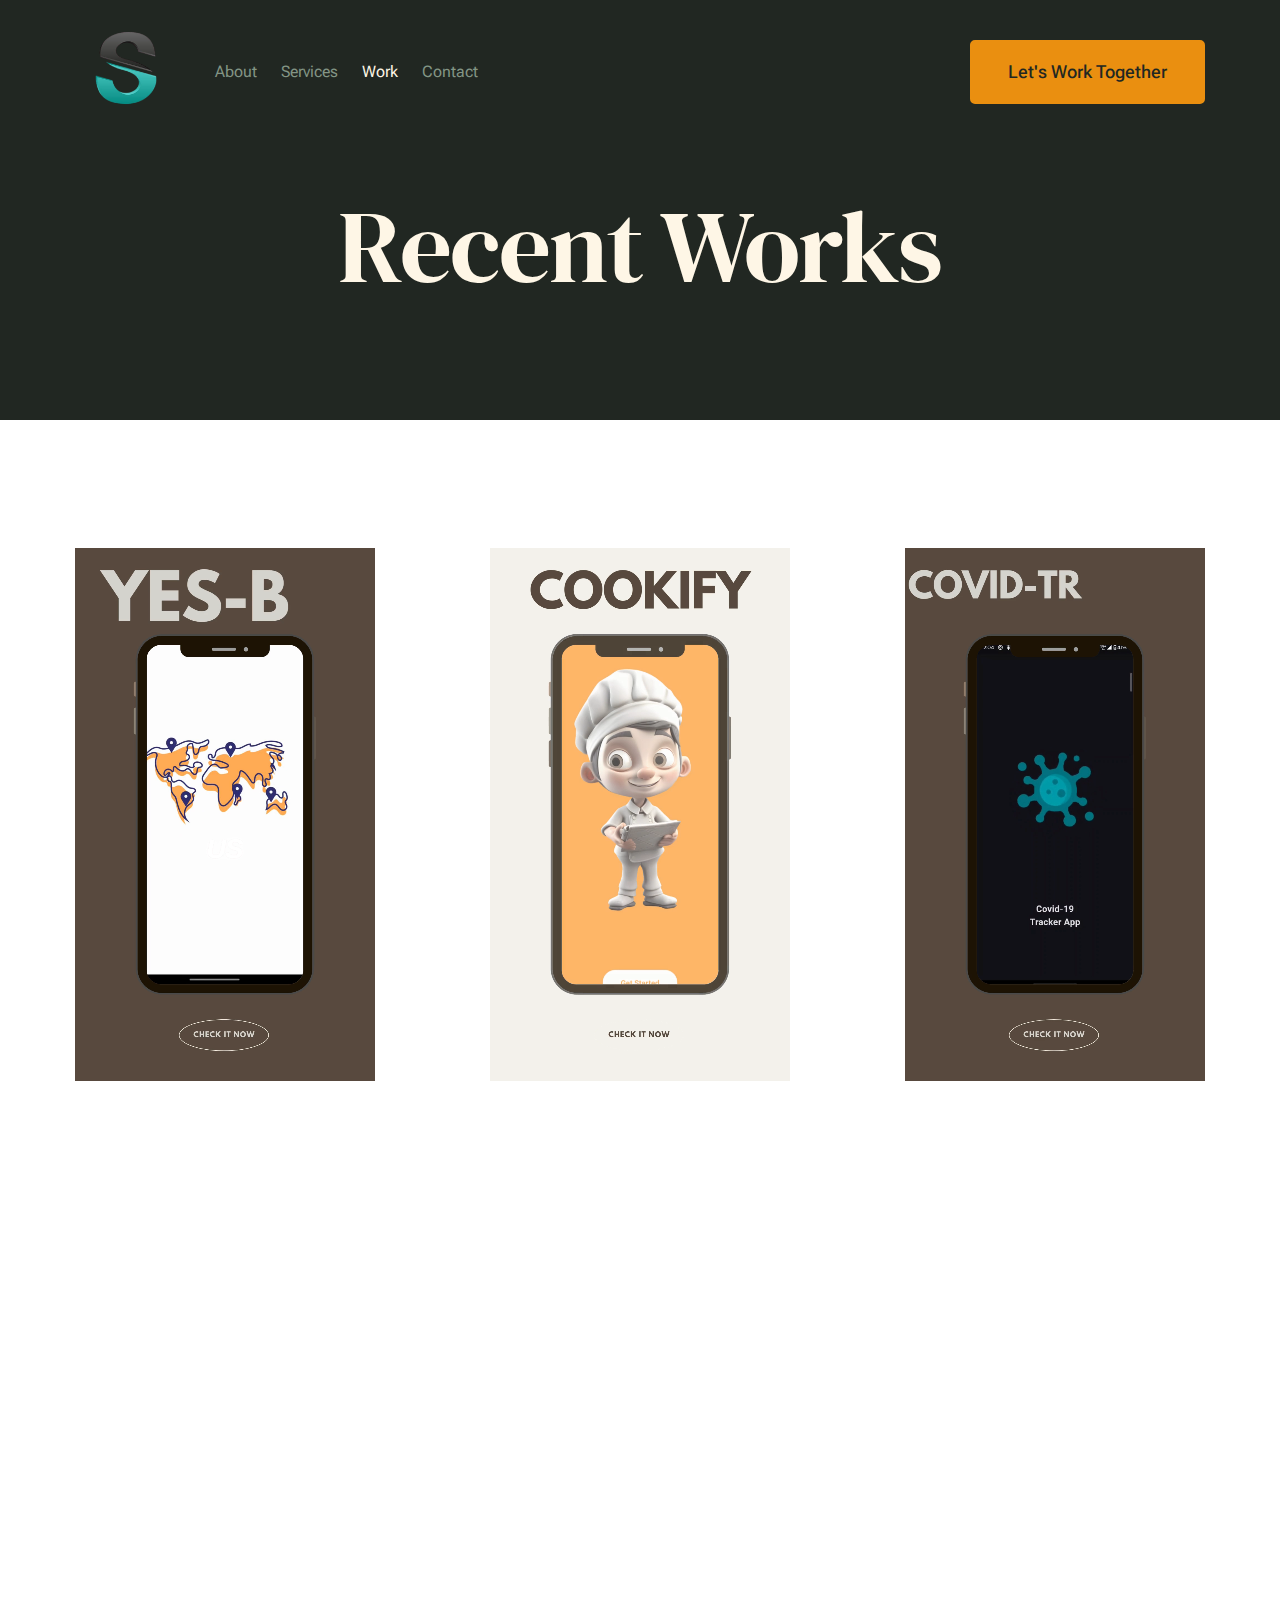
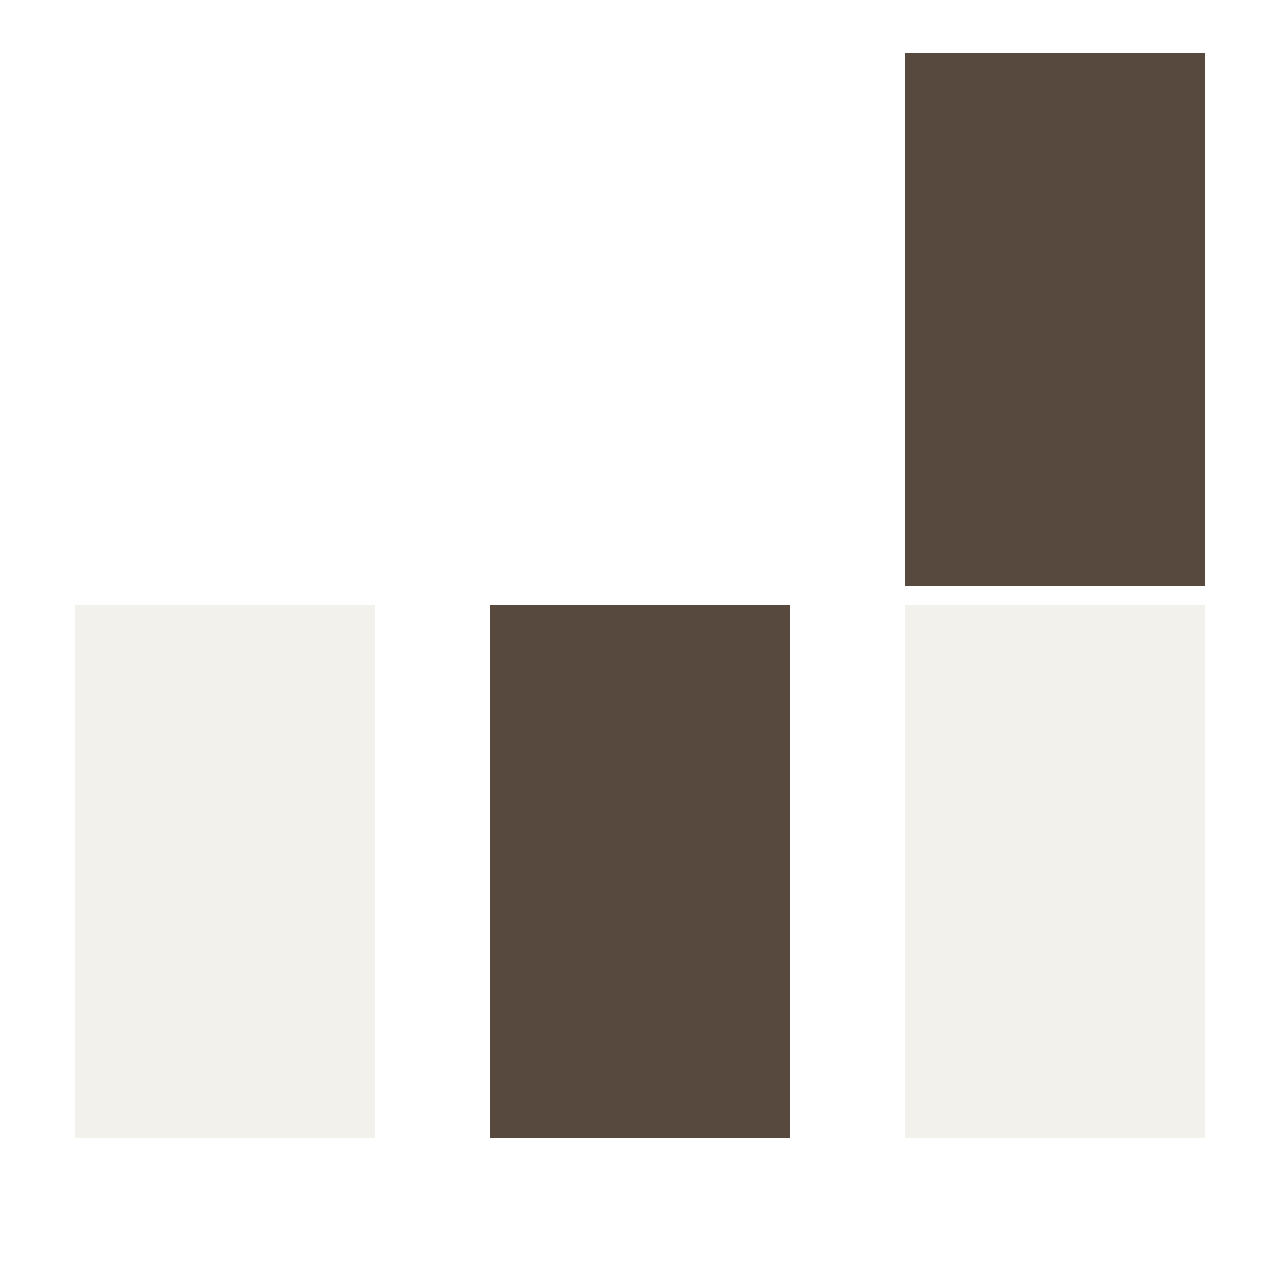
<file: blog.html>
<!DOCTYPE html>
<html lang="en" class="no-js" >
<head>

    <!--- basic page needs
    ================================================== -->
    <meta charset="utf-8">
    <meta name="viewport" content="width=device-width, initial-scale=1">
    <title>work - Shivangi</title>

    <script>
        document.documentElement.classList.remove('no-js');
        document.documentElement.classList.add('js');
    </script>

    <!-- CSS
    ================================================== -->
    <link rel="stylesheet" href="css/vendor.css">
    <link rel="stylesheet" href="css/styles.css">

    <!-- favicons
    ================================================== -->
    <link rel="apple-touch-icon" sizes="180x180" href="apple-touch-icon.png">
    <link rel="icon" type="image/png" sizes="32x32" href="images\myimage\slogo.png">
    <link rel="icon" type="image/png" sizes="16x16" href="images\myimage\slogo.png">
    <link rel="manifest" href="site.webmanifest">

</head>


<body id="top">


    <!-- preloader
    ================================================== -->
    <div id="preloader">
        <div id="loader" class="dots-fade">
            <div></div>
            <div></div>
            <div></div>
        </div>
    </div>


    <!-- page wrap
    ================================================== -->
    <div id="page" class="s-pagewrap">

        <!-- # site header 
        ================================================== -->
        <header class="s-header">

            <div class="row s-header__inner width-sixteen-col">

                <div class="s-header__block">
                    <div class="s-header__logo">
                        <a class="logo" href="index.html">
                            <img src="images\myimage\slogo.png" alt="Homepage">
                        </a>
                    </div>

                    <a class="s-header__menu-toggle" href="#0"><span>Menu</span></a>
                </div> <!-- end s-header__block -->

                <nav class="s-header__nav">
    
                    <ul class="s-header__menu-links">
                        <li><a href="about.html">About</a></li>
                        <li><a href="services.html">Services</a></li>
                        <li class="current"><a href="blog.html">Work</a></li>
                        <li><a href="contact.html">Contact</a></li>
                    </ul> <!-- s-header__menu-links -->

                    <div class="s-header__contact">
                        <a href="contact.html" class="btn btn--primary s-header__contact-btn">Let's Work Together</a>                        
                    </div> <!-- s-header__contact -->
    
                </nav> <!-- end s-header__nav -->

            </div> <!-- end s-header__inner -->

        </header> <!-- end s-header -->


        <!-- # site main content
        ================================================== -->
        <section id="content" class="s-content">

               <section class="s-pageheader pageheader">
                    <div class="row">
                        <div class="column xl-12">
                            <h1 class="page-title">
                               
                                Recent Works
                            </h1>
                        </div>
                    </div>
               </section>   

               <section class="s-pagecontent pagecontent">

                <style>
                    /* Style for the image container */
                    .image-container {
                        display: flex;
                        flex-wrap: wrap;
                        gap: 10px;
                        justify-content: space-between;
                    }
                
                    /* Style for each image */
                    .image-container a {
                        position: relative;
                        display: inline-block;
                    }
                
                    /* Style for the images */
                    .image-container img {
                        width: 300px;
                        transition: transform 0.3s ease;
                    }
                
                    /* Black overlay when hovering */
                    .image-container a::after {
                        content: '';
                        position: absolute;
                        top: 0;
                        left: 0;
                        width: 100%;
                        height: 100%;
                        background-color: rgba(0, 0, 0, 0.5); /* Black overlay with less opacity */
                        opacity: 0;
                        transition: opacity 0.3s ease;
                    }
                
                    /* Hover effect */
                    .image-container a:hover::after {
                        opacity: 1;
                    }
                
                    .image-container a:hover img {
                        transform: scale(1.05); /* Slight zoom-in effect on hover */
                    }
                </style>
                
                <div class="row">
                    <div class="column xl-12 grid-block">          
                        <div class="grid-full grid-list-items">
                            <!-- Blog Card with Image and Video Link -->
                            <div class="grid-list-items__item blog-card">
                                <div class="blog-card__header">
                                    <div class="image-container">
                                        <!-- Row 1 -->
                                        <a href="images\videos\yes-bid-screen.mp4" target="_blank">
                                            <video width="300" autoplay loop muted>
                                                <source src="images\videos\YES-BID.mp4" type="video/mp4">
                                                Your browser does not support the video tag.
                                            </video>
                                        </a>
                                       
                                        <a href="images\videos\recipe.mp4" target="_blank">
                                            <video width="300" autoplay loop muted>
                                                <source src="images\videos\cookifysplashscreen.mp4" type="video/mp4">
                                                Your browser does not support the video tag.
                                            </video>
                                        </a>
                                    <a href="images\videos\covid.mp4" target="_blank">
                                            <video width="300" autoplay loop muted>
                                                <source src="images\videos\covidspashscreen.mp4" type="video/mp4">
                                                Your browser does not support the video tag.
                                            </video>
                                        </a>
                                        <a href="images\videos\shout-us-fin.mp4" target="_blank">
                                            <video width="300" autoplay loop muted>
                                                <source src="images\videos\Shout-us-splash.mp4" type="video/mp4">
                                                Your browser does not support the video tag.
                                            </video>
                                        </a>
                                    
                                      
                                        
                                      
                                        <!-- Row 2 -->
                                        <a href="images\videos\meditationfin.mp4" target="_blank">
                                            <video width="300" autoplay loop muted>
                                                <source src="images\videos\meditation-splash.mp4" type="video/mp4">
                                                Your browser does not support the video tag.
                                            </video>
                                        </a>
                                        <a href="images\videos\spotifyfin.mp4" target="_blank">
                                            <video width="300" autoplay loop muted>
                                                <source src="images\videos\spotifysplash.mp4" type="video/mp4">
                                                Your browser does not support the video tag.
                                            </video>
                                        </a>
                                       
                                        <a href="images\videos\Chatappfin.mp4" target="_blank">
                                            <video width="300" autoplay loop muted>
                                                <source src="images\videos\chatappsplatwo.mp4" type="video/mp4">
                                                Your browser does not support the video tag.
                                            </video>
                                        </a>
                                        <a href="images\videos\bill-splitterfin.mp4" target="_blank">
                                            <video width="300" autoplay loop muted>
                                                <source src="images\videos\billsplittersplash.mp4" type="video/mp4">
                                                Your browser does not support the video tag.
                                            </video>
                                        </a>
                                       
                                      




                                      
                                        <!-- Row 3 -->


                                        <a href="images\videos\Coffee.mp4" target="_blank">
                                            <video width="300" autoplay loop muted>
                                                <source src="images\videos\coffeesplash.mp4" type="video/mp4">
                                                Your browser does not support the video tag.
                                            </video>
                                        </a>
                                        <a href="images\videos\furniturefin.mp4" target="_blank">
                                            <video width="300" autoplay loop muted>
                                                <source src="images\videos\furnituresplash.mp4" type="video/mp4">
                                                Your browser does not support the video tag.
                                            </video>
                                        </a>
                                        <a href="images\videos\celebrarefin.mp4" target="_blank">
                                            <video width="300" autoplay loop muted>
                                                <source src="images\videos\Snipspash.mp4" type="video/mp4">
                                                Your browser does not support the video tag.
                                            </video>
                                        </a>
                                        <a href="images\videos\liquidswipe.mp4" target="_blank">
                                            <video width="300" autoplay loop muted>
                                                <source src="images\videos\liquidswippesplash.mp4" type="video/mp4">
                                                Your browser does not support the video tag.
                                            </video>
                                        </a>



                                       
                                        <!-- Row 4 -->
                                      
                                        <!-- Row 5 -->
                                       
                                    </div>
                                </div>
                            </div> 
                        </div>
                    </div>
                </div>
                
                
 <!-- end blog-card --> 
  
  



                                    <!-- end blog-card --
                                    <div class="blog-card__cat-links">
                                        <a href="blog.html">Project Name</a>
                                    </div>
                                    <div class="xl-4 md-12 column">
    
                                        <!-- Image with video link --
                                        <a href="your-video-url-here.mp4" target="_blank"> <!-- Opens in a new tab --
                                            <img src="C:\Users\Shiva\OneDrive\Documents\PORTFOLIO\monica-1.0.0\monica-1.0.0\images\thumbs\1.jpg" alt="Click to watch video" style="cursor: pointer;" />
                                        </a>
                                    </div>
                            </div> <!-- end blog-card -
                            <div class="blog-card__cat-links">
                                <a href="blog.html">Project Name</a>
                            </div>
                            <div class="xl-4 md-12 column">

                                <!-- Image with video link -
                                <a href="your-video-url-here.mp4" target="_blank"> <!-- Opens in a new tab --
                                    <img src="C:\Users\Shiva\OneDrive\Documents\PORTFOLIO\monica-1.0.0\monica-1.0.0\images\thumbs\1.jpg" alt="Click to watch video" style="cursor: pointer;" />
                                </a>
                            </div>
                    </div> <!-- end blog-card --
                    
                                    <div class="grid-list-items__item blog-card">
                                        <div class="blog-card__header">
                                            <div class="blog-card__cat-links">
                                                <a href="blog.html">SEO</a>
                                            </div>
                                            <h3 class="blog-card__title"><a href="single.html">7 SEO Factors to Consider for Better Website Ranking</a></h3>
                                        </div>
                                        <div class="blog-card__text">
                                            <p>
                                            Quibusdam quis autem voluptatibus earum vel ex error ea magni. Rerum quam quos. Aut asperiores 
                                            sit mollitia. Rem neque et voluptatem eos quia sed eligendi et. Eaque velit eligendi ut 
                                            magnam. Cumque ducimus laborum doloribus facere maxime vel earum quidem enim suscipit.
                                            </p>
                                        </div>
                                    </div> <!-- end blog-card -
                                    <div class="grid-list-items__item blog-card">
                                        <div class="blog-card__header">
                                            <div class="blog-card__cat-links">
                                                <a href="blog.html">Web Design</a>
                                            </div>
                                            <h3 class="blog-card__title"><a href="single.html">5 Effective Web Design Principles</a></h3>
                                        </div>
                                        <div class="blog-card__text">
                                            <p>
                                            Lorem ipsum dolor sit amet consectetur, adipisicing elit. Rerum ullam et laborum aperiam. 
                                            Dignissimos quae voluptatibus ullam esse sapiente fugiat, rerum labore cupiditate obcaecati 
                                            dolore necessitatibus id magni rem officia dolor nam sit laudantium. Quo eaque eveniet quibusdam unde. 
                                            </p>
                                        </div>
                                    </div> <!-- end blog card --
                                    <div class="grid-list-items__item blog-card">
                                        <div class="blog-card__header">
                                            <div class="blog-card__cat-links">
                                                <a href="blog.html">Productivity</a>
                                            </div>
                                            <h3 class="blog-card__title"><a href="single.html">The Advantages of Hiring a Consultant Rather Than An Employee Or An Agency</a></h3>
                                        </div>
                                        <div class="blog-card__text">
                                            <p>
                                            Rerum quam quos. Quibusdam quis autem voluptatibus earum vel ex error ea magni. Aut asperiores 
                                            sit mollitia. Rem neque et voluptatem eos quia sed eligendi et. Eaque velit eligendi ut 
                                            magnam. Cumque ducimus laborum doloribus facere maxime vel earum quidem enim suscipit.
                                            </p>
                                        </div>
                                    </div> <!-- end blog-card --
                                    <div class="grid-list-items__item blog-card">
                                        <div class="blog-card__header">
                                            <div class="blog-card__cat-links">
                                                <a href="blog.html">Productivity</a>
                                            </div>
                                            <h3 class="blog-card__title"><a href="single.html">5 Marketing Productivity Apps for Your Team</a></h3>
                                        </div>
                                        <div class="blog-card__text">
                                            <p>
                                            Rerum quam quos. Quibusdam quis autem voluptatibus earum vel ex error ea magni. Aut asperiores 
                                            sit mollitia. Rem neque et voluptatem eos quia sed eligendi et. Eaque velit eligendi ut 
                                            magnam. Cumque ducimus laborum doloribus facere maxime vel earum quidem enim suscipit.
                                            </p>
                                        </div>
                                    </div> <!-- end blog-card --
                                    <div class="grid-list-items__item blog-card">
                                        <div class="blog-card__header">
                                            <div class="blog-card__cat-links">
                                                <a href="blog.html">Marketing</a>
                                            </div>
                                            <h3 class="blog-card__title"><a href="single.html">How to Determine the Reach of Your Campaign</a></h3>
                                        </div>
                                        <div class="blog-card__text">
                                            <p>
                                            Quibusdam quis autem voluptatibus earum vel ex error ea magni. Rerum quam quos. Aut asperiores 
                                            sit mollitia. Rem neque et voluptatem eos quia sed eligendi et. Eaque velit eligendi ut 
                                            magnam. Cumque ducimus laborum doloribus facere maxime vel earum quidem enim suscipit.
                                            </p>
                                        </div>
                                    </div> <!-- end blog-card --
                                    <div class="grid-list-items__item blog-card">
                                        <div class="blog-card__header">
                                            <div class="blog-card__cat-links">
                                                <a href="blog.html">SEO</a>
                                            </div>
                                            <h3 class="blog-card__title"><a href="single.html">The Complete Guide to Redirects</a></h3>
                                        </div>
                                        <div class="blog-card__text">
                                            <p>
                                            Eaque velit eligendi ut magnam.Quibusdam quis autem voluptatibus earum vel 
                                            ex error ea magni. Rerum quam quos. Aut asperiores sit mollitia. Rem neque et 
                                            voluptatem eos quia sed eligendi et. Cumque ducimus laborum doloribus facere maxime 
                                            vel earum quidem enim suscipit.
                                            </p>
                                        </div>
                                    </div> <!-- end blog card --
                                    <div class="grid-list-items__item blog-card">
                                        <div class="blog-card__header">
                                            <div class="blog-card__cat-links">
                                                <a href="blog.html">SEO</a>
                                            </div>
                                            <h3 class="blog-card__title"><a href="single.html">What Backlinks Are & Why They Are Important for SEO</a></h3>
                                        </div>
                                        <div class="blog-card__text">
                                            <p>
                                            Quibusdam quis autem voluptatibus earum vel ex error ea magni. Rerum quam quos. Aut asperiores 
                                            sit mollitia. Rem neque et voluptatem eos quia sed eligendi et. Eaque velit eligendi ut 
                                            magnam. Cumque ducimus laborum doloribus facere maxime vel earum quidem enim suscipit.
                                            </p>
                                        </div>
                                    </div> <!-- end blog-card --
                                    <div class="grid-list-items__item blog-card">
                                        <div class="blog-card__header">
                                            <div class="blog-card__cat-links">
                                                <a href="blog.html">Marketing</a>
                                            </div>
                                            <h3 class="blog-card__title"><a href="single.html">Why Is Data-Driven Marketing Important?</a></h3>
                                        </div>
                                        <div class="blog-card__text">
                                            <p>
                                            Rerum quam quos. Quibusdam quis autem voluptatibus earum vel ex error ea magni. Aut asperiores 
                                            sit mollitia. Rem neque et voluptatem eos quia sed eligendi et. Eaque velit eligendi ut 
                                            magnam. Cumque ducimus laborum doloribus facere maxime vel earum quidem enim suscipit.
                                            </p>
                                        </div>
                                    </div> <!-- end blog card -->
                                  
                                    
        
                                </div> <!-- grid-list-items -->
                            <!-- </div>     -->

                        </div> <!-- end grid-block-->
                    </div> <!-- end row -->

                    <!-- pagination -
                    <div class="row navigation pagination">
                        <div class="column xl-12">
                            <nav class="pgn">
                                <ul>
                                    <li>
                                        <a class="pgn__prev" href="#0">
                                            <svg xmlns="http://www.w3.org/2000/svg" width="24" height="24" viewBox="0 0 24 24"><path d="M12.707 17.293L8.414 13H18v-2H8.414l4.293-4.293-1.414-1.414L4.586 12l6.707 6.707z"/></svg>
                                        </a>
                                    </li>
                                    <li><a class="pgn__num" href="#0">1</a></li>
                                    <li><span class="pgn__num current">2</span></li>
                                    <li><a class="pgn__num" href="#0">3</a></li>
                                    <li><a class="pgn__num" href="#0">4</a></li>
                                    <li><a class="pgn__num" href="#0">5</a></li>
                                    <li><span class="pgn__num dots">…</span></li>
                                    <li><a class="pgn__num" href="#0">8</a></li>
                                    <li>
                                        <a class="pgn__next" href="#0">
                                            <svg xmlns="http://www.w3.org/2000/svg" width="24" height="24" viewBox="0 0 24 24"><path d="M11.293 17.293l1.414 1.414L19.414 12l-6.707-6.707-1.414 1.414L15.586 11H6v2h9.586z"/></svg>
                                        </a>
                                    </li>
                                </ul>
                            </nav>
                        </div> <!-- end column -->
                    </div> <!-- end pagination -->

               </section>

        </section> <!-- s-content-->

        <!-- # cta
        ================================================== -->
        <!-- <section id="cta" class="s-cta">

            <div class="row row-x-center text-center">
                <div class="column xl-8 lg-12"> -->
 <!-- # cta
        ================================================== -
                    <div class="s-cta__content">
                        <h2 class="text-display-title">
                        Get started with a consultation today.
                        </h2>
                        <p class="lead">
                        Lorem ipsum dolor sit, amet consectetur adipisicing elit. Quis rem, esse doloribus sint eaque at debitis enim vitae minus expedita ratione dignissimos sit nostrum optio sequi. Ipsa at beatae quam.
                        </p>
                        <a href="contact.html" class="btn btn--primary">Let's Work Together</a>
                    </div>

                </div>
            </div>

        </section> <!-- end s-cta -->


        <!-- # footer 
        ================================================== 
        <footer class="s-footer">
            <div class="row s-footer__content">
                <div class="column xl-6 lg-6 md-12 s-footer__block s-footer__about">                    
                              
                </div>                
                <div class="column xl-3 lg-6 md-12 s-footer__block s-footer__site-links">
                    <h3>Site Links</h3>
                    <ul class="link-list">
                        <li><a href="index.html">Home</a></li>
                        <li><a href="services.html">Services</a></li>
                        <li><a href="blog.html">Journal</a></li>
                        <li><a href="about.html">About</a></li>
                        <li><a href="contact.html">Contact</a></li>
                        <li><a href="https://www.dreamhost.com/r.cgi?287326">DreamHost</a></li>
                    </ul>
                </div>
                <div class="column xl-3 lg-6 md-12 tab-12 s-footer__block s-footer__newsletter">
                    <h3>Newsletter</h3>

                    <p>
                    Lorem ipsum dolor sit amet consectetur, adipisicing elit. Facere ratione dignissimos.
                    </p>

                    <div class="subscribe-form">
                        <form id="mc-form" class="mc-form">
                            <input type="email" name="EMAIL" id="mce-EMAIL" class="u-fullwidth text-center" placeholder="Your Email Address" title="The domain portion of the email address is invalid (the portion after the @)." pattern="^([^\x00-\x20\x22\x28\x29\x2c\x2e\x3a-\x3c\x3e\x40\x5b-\x5d\x7f-\xff]+|\x22([^\x0d\x22\x5c\x80-\xff]|\x5c[\x00-\x7f])*\x22)(\x2e([^\x00-\x20\x22\x28\x29\x2c\x2e\x3a-\x3c\x3e\x40\x5b-\x5d\x7f-\xff]+|\x22([^\x0d\x22\x5c\x80-\xff]|\x5c[\x00-\x7f])*\x22))*\x40([^\x00-\x20\x22\x28\x29\x2c\x2e\x3a-\x3c\x3e\x40\x5b-\x5d\x7f-\xff]+|\x5b([^\x0d\x5b-\x5d\x80-\xff]|\x5c[\x00-\x7f])*\x5d)(\x2e([^\x00-\x20\x22\x28\x29\x2c\x2e\x3a-\x3c\x3e\x40\x5b-\x5d\x7f-\xff]+|\x5b([^\x0d\x5b-\x5d\x80-\xff]|\x5c[\x00-\x7f])*\x5d))*(\.\w{2,})+$" required>
                            <input type="submit" name="subscribe" value="Subscribe" class="btn btn--primary btn--small u-fullwidth">
                            <!-- <div style="position: absolute; left: -5000px;" aria-hidden="true"><input type="text" name="b_cdb7b577e41181934ed6a6a44_9a91cfe7b3" tabindex="-1" value=""></div> -
                            <div class="mc-status"></div>
                        </form>
                    </div>
                </div>
            </div>    
            
            <div class="row s-footer__bottom">
                <div class="column xl-6 lg-12">
                    <ul class="s-footer__social social-list">
                        <li>
                            <a href="#0">
                                <svg xmlns="http://www.w3.org/2000/svg" width="24" height="24" viewBox="0 0 24 24" style="fill:rgba(0, 0, 0, 1);transform:-ms-filter"><path d="M20,3H4C3.447,3,3,3.448,3,4v16c0,0.552,0.447,1,1,1h8.615v-6.96h-2.338v-2.725h2.338v-2c0-2.325,1.42-3.592,3.5-3.592 c0.699-0.002,1.399,0.034,2.095,0.107v2.42h-1.435c-1.128,0-1.348,0.538-1.348,1.325v1.735h2.697l-0.35,2.725h-2.348V21H20 c0.553,0,1-0.448,1-1V4C21,3.448,20.553,3,20,3z"></path></svg>
                                <span class="u-screen-reader-text">Facebook</span>
                            </a>
                        </li>
                        <li>
                            <a href="#0">
                                <svg xmlns="http://www.w3.org/2000/svg" width="24" height="24" viewBox="0 0 24 24" style="fill:rgba(0, 0, 0, 1);transform:-ms-filter"><path d="M19.633,7.997c0.013,0.175,0.013,0.349,0.013,0.523c0,5.325-4.053,11.461-11.46,11.461c-2.282,0-4.402-0.661-6.186-1.809 c0.324,0.037,0.636,0.05,0.973,0.05c1.883,0,3.616-0.636,5.001-1.721c-1.771-0.037-3.255-1.197-3.767-2.793 c0.249,0.037,0.499,0.062,0.761,0.062c0.361,0,0.724-0.05,1.061-0.137c-1.847-0.374-3.23-1.995-3.23-3.953v-0.05 c0.537,0.299,1.16,0.486,1.82,0.511C3.534,9.419,2.823,8.184,2.823,6.787c0-0.748,0.199-1.434,0.548-2.032 c1.983,2.443,4.964,4.04,8.306,4.215c-0.062-0.3-0.1-0.611-0.1-0.923c0-2.22,1.796-4.028,4.028-4.028 c1.16,0,2.207,0.486,2.943,1.272c0.91-0.175,1.782-0.512,2.556-0.973c-0.299,0.935-0.936,1.721-1.771,2.22 c0.811-0.088,1.597-0.312,2.319-0.624C21.104,6.712,20.419,7.423,19.633,7.997z"></path></svg>
                                <span class="u-screen-reader-text">Twitter</span>
                            </a>
                        </li>
                        <li>
                            <a href="#0">
                                <svg xmlns="http://www.w3.org/2000/svg" width="24" height="24" viewBox="0 0 24 24" style="fill:rgba(0, 0, 0, 1);transform:-ms-filter"><path d="M11.999,7.377c-2.554,0-4.623,2.07-4.623,4.623c0,2.554,2.069,4.624,4.623,4.624c2.552,0,4.623-2.07,4.623-4.624 C16.622,9.447,14.551,7.377,11.999,7.377L11.999,7.377z M11.999,15.004c-1.659,0-3.004-1.345-3.004-3.003 c0-1.659,1.345-3.003,3.004-3.003s3.002,1.344,3.002,3.003C15.001,13.659,13.658,15.004,11.999,15.004L11.999,15.004z"></path><circle cx="16.806" cy="7.207" r="1.078"></circle><path d="M20.533,6.111c-0.469-1.209-1.424-2.165-2.633-2.632c-0.699-0.263-1.438-0.404-2.186-0.42 c-0.963-0.042-1.268-0.054-3.71-0.054s-2.755,0-3.71,0.054C7.548,3.074,6.809,3.215,6.11,3.479C4.9,3.946,3.945,4.902,3.477,6.111 c-0.263,0.7-0.404,1.438-0.419,2.186c-0.043,0.962-0.056,1.267-0.056,3.71c0,2.442,0,2.753,0.056,3.71 c0.015,0.748,0.156,1.486,0.419,2.187c0.469,1.208,1.424,2.164,2.634,2.632c0.696,0.272,1.435,0.426,2.185,0.45 c0.963,0.042,1.268,0.055,3.71,0.055s2.755,0,3.71-0.055c0.747-0.015,1.486-0.157,2.186-0.419c1.209-0.469,2.164-1.424,2.633-2.633 c0.263-0.7,0.404-1.438,0.419-2.186c0.043-0.962,0.056-1.267,0.056-3.71s0-2.753-0.056-3.71C20.941,7.57,20.801,6.819,20.533,6.111z M19.315,15.643c-0.007,0.576-0.111,1.147-0.311,1.688c-0.305,0.787-0.926,1.409-1.712,1.711c-0.535,0.199-1.099,0.303-1.67,0.311 c-0.95,0.044-1.218,0.055-3.654,0.055c-2.438,0-2.687,0-3.655-0.055c-0.569-0.007-1.135-0.112-1.669-0.311 c-0.789-0.301-1.414-0.923-1.719-1.711c-0.196-0.534-0.302-1.099-0.311-1.669c-0.043-0.95-0.053-1.218-0.053-3.654 c0-2.437,0-2.686,0.053-3.655c0.007-0.576,0.111-1.146,0.311-1.687c0.305-0.789,0.93-1.41,1.719-1.712 c0.534-0.198,1.1-0.303,1.669-0.311c0.951-0.043,1.218-0.055,3.655-0.055c2.437,0,2.687,0,3.654,0.055 c0.571,0.007,1.135,0.112,1.67,0.311c0.786,0.303,1.407,0.925,1.712,1.712c0.196,0.534,0.302,1.099,0.311,1.669 c0.043,0.951,0.054,1.218,0.054,3.655c0,2.436,0,2.698-0.043,3.654H19.315z"></path></svg>
                                <span class="u-screen-reader-text">Instagram</span>
                            </a>
                        </li>
                        <li>
                            <a href="#0">
                                <svg xmlns="http://www.w3.org/2000/svg" width="24" height="24" viewBox="0 0 24 24" style="fill: rgba(0, 0, 0, 1);transform:msFilter"><path d="M20.66 6.98a9.932 9.932 0 0 0-3.641-3.64C15.486 2.447 13.813 2 12 2s-3.486.447-5.02 1.34c-1.533.893-2.747 2.107-3.64 3.64S2 10.187 2 12s.446 3.487 1.34 5.02a9.924 9.924 0 0 0 3.641 3.64C8.514 21.553 10.187 22 12 22s3.486-.447 5.02-1.34a9.932 9.932 0 0 0 3.641-3.64C21.554 15.487 22 13.813 22 12s-.446-3.487-1.34-5.02zM12 3.66c2 0 3.772.64 5.32 1.919-.92 1.174-2.286 2.14-4.1 2.9-1.002-1.813-2.088-3.327-3.261-4.54A7.715 7.715 0 0 1 12 3.66zM5.51 6.8a8.116 8.116 0 0 1 2.711-2.22c1.212 1.201 2.325 2.7 3.34 4.5-2 .6-4.114.9-6.341.9-.573 0-1.006-.013-1.3-.04A8.549 8.549 0 0 1 5.51 6.8zM3.66 12c0-.054.003-.12.01-.2.007-.08.01-.146.01-.2.254.014.641.02 1.161.02 2.666 0 5.146-.367 7.439-1.1.187.373.381.793.58 1.26-1.32.293-2.674 1.006-4.061 2.14S6.4 16.247 5.76 17.5c-1.4-1.587-2.1-3.42-2.1-5.5zM12 20.34c-1.894 0-3.594-.587-5.101-1.759.601-1.187 1.524-2.322 2.771-3.401 1.246-1.08 2.483-1.753 3.71-2.02a29.441 29.441 0 0 1 1.56 6.62 8.166 8.166 0 0 1-2.94.56zm7.08-3.96a8.351 8.351 0 0 1-2.58 2.621c-.24-2.08-.7-4.107-1.379-6.081.932-.066 1.765-.1 2.5-.1.799 0 1.686.034 2.659.1a8.098 8.098 0 0 1-1.2 3.46zm-1.24-5c-1.16 0-2.233.047-3.22.14a27.053 27.053 0 0 0-.68-1.62c2.066-.906 3.532-2.006 4.399-3.3 1.2 1.414 1.854 3.027 1.96 4.84-.812-.04-1.632-.06-2.459-.06z"></path></svg>
                                <span class="u-screen-reader-text">Dribbble</span>
                            </a>
                        </li>
                    </ul> <!-- end s-footer__social -
                </div>
                <div class="column xl-6 lg-12">
                  
                   
                </div>
<!-- end ss-go-top -
                <div class="ss-go-top">
                    <a class="smoothscroll" title="Back to Top" href="#top">
                        <svg xmlns="http://www.w3.org/2000/svg" viewBox="0 0 24 24" width="36" height="36" fill="none" stroke="#ffffff" stroke-width="1" stroke-linecap="round" stroke-linejoin="round">&lt;!--!  Atomicons Free 1.00 by @atisalab License - https://atomicons.com/license/ (Icons: CC BY 4.0) Copyright 2021 Atomicons --&gt;<polyline points="17 11 12 6 7 11"></polyline><line x1="12" y1="18" x2="12" y2="6"></line></svg>
                    </a>
                </div> <!-- end ss-go-top -
            </div>
            
        </footer> <!-- end s-footer -

    </div> <!-- end page-wrap -->

    <!-- Java Script
    ================================================== -->
    <script src="js/plugins.js"></script>
    <script src="js/main.js"></script>

</body>
</html>
</file>
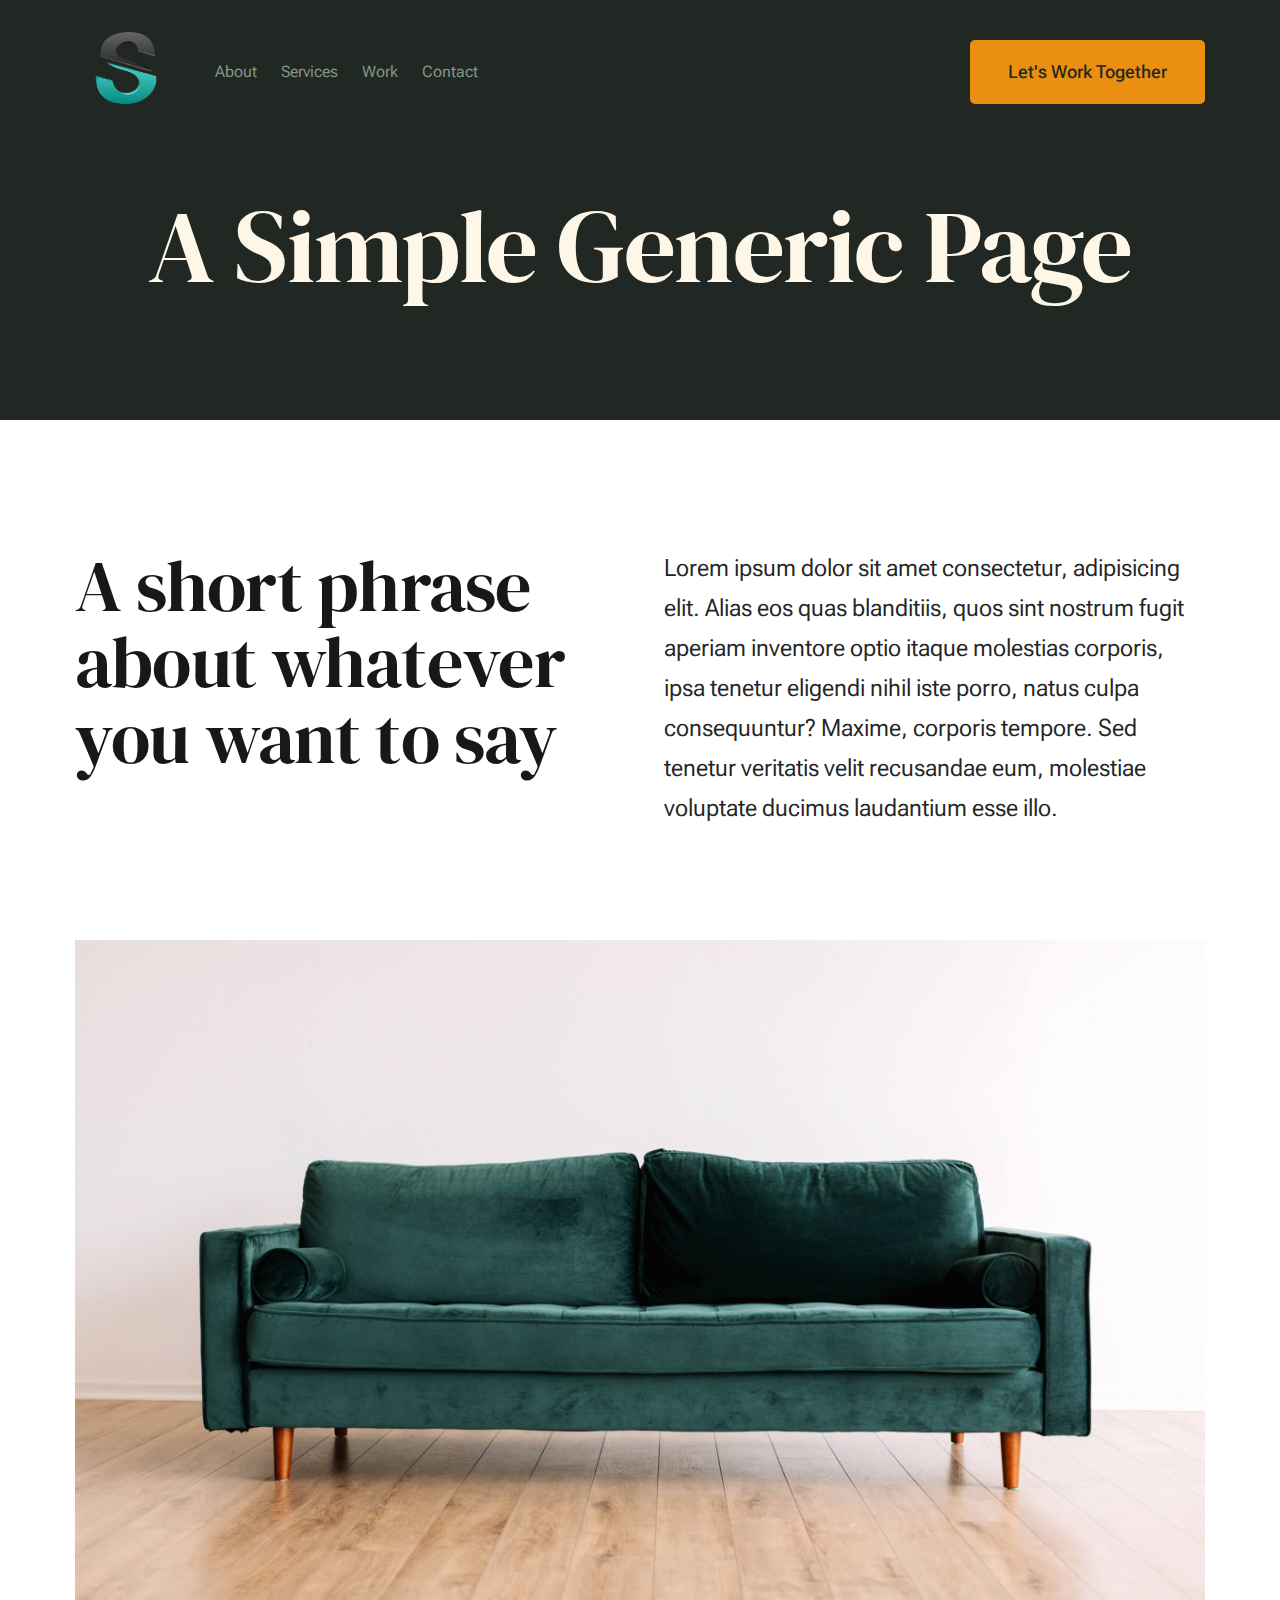
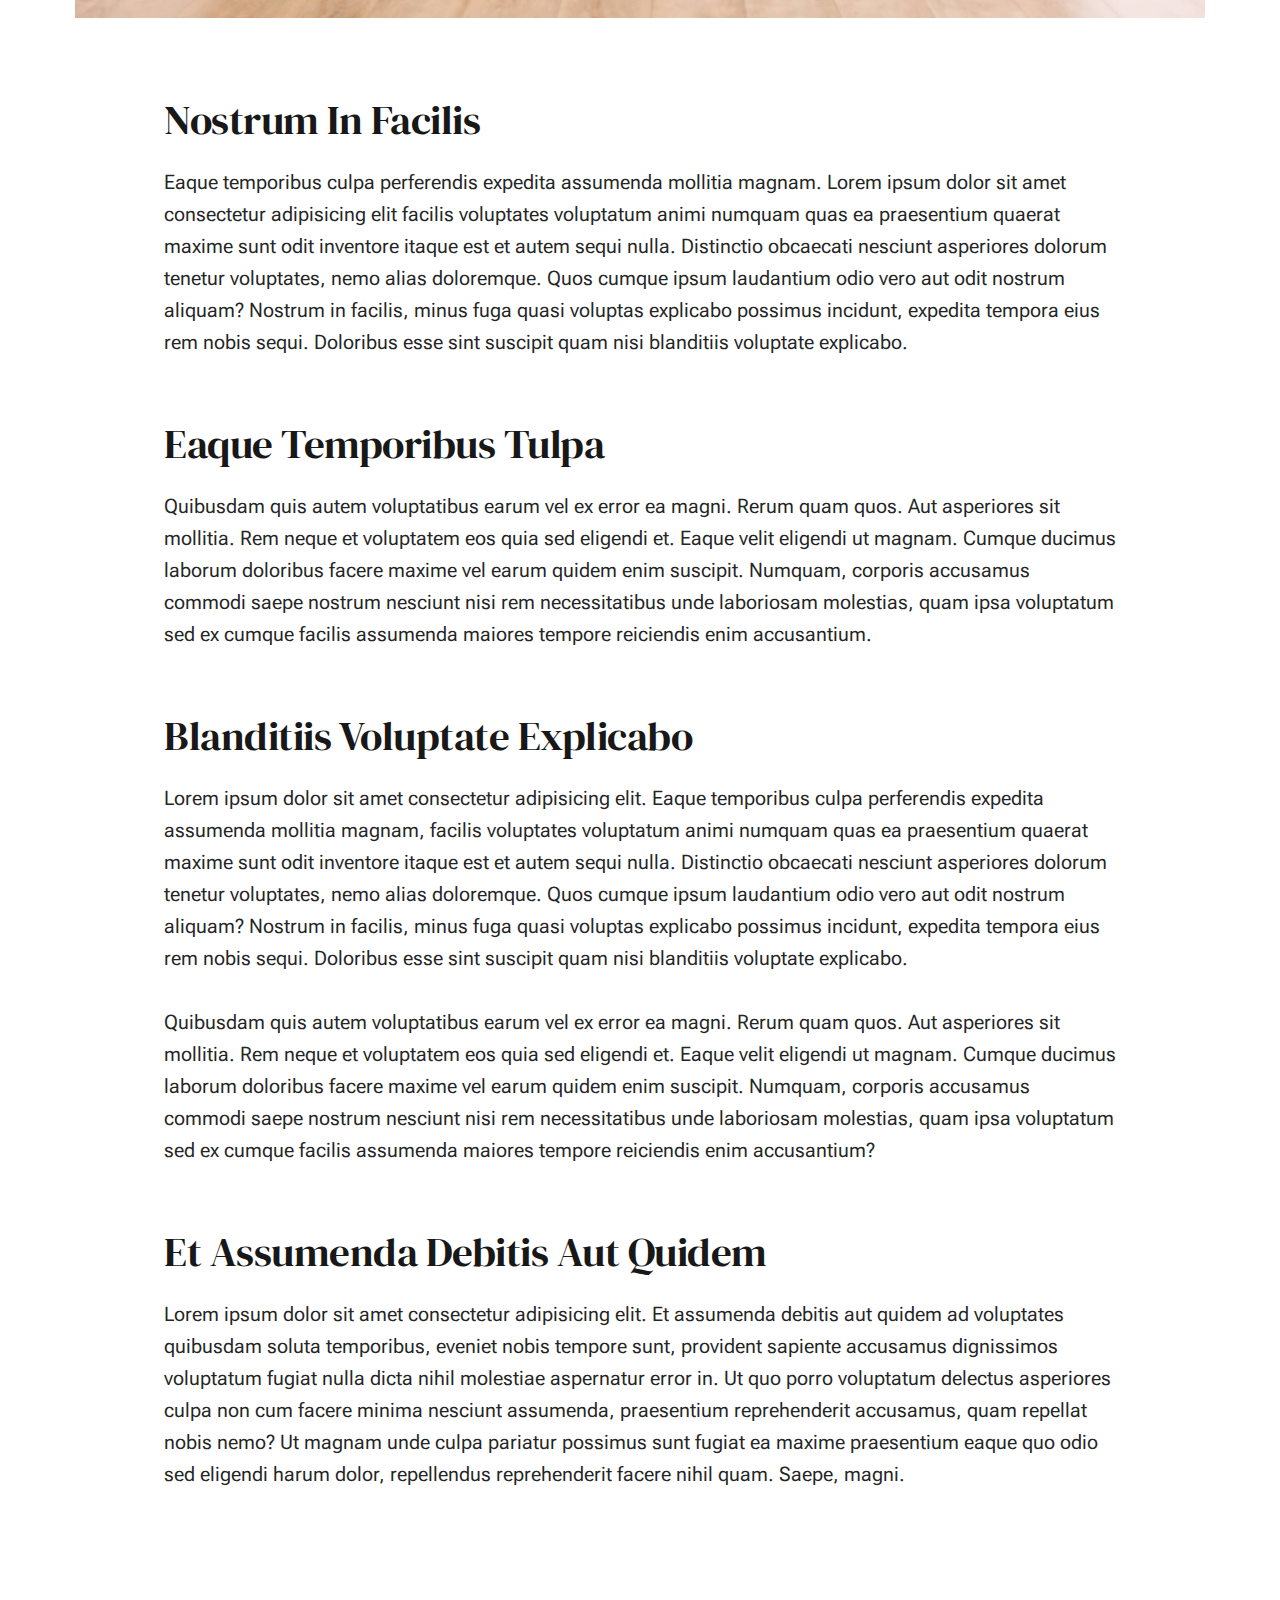
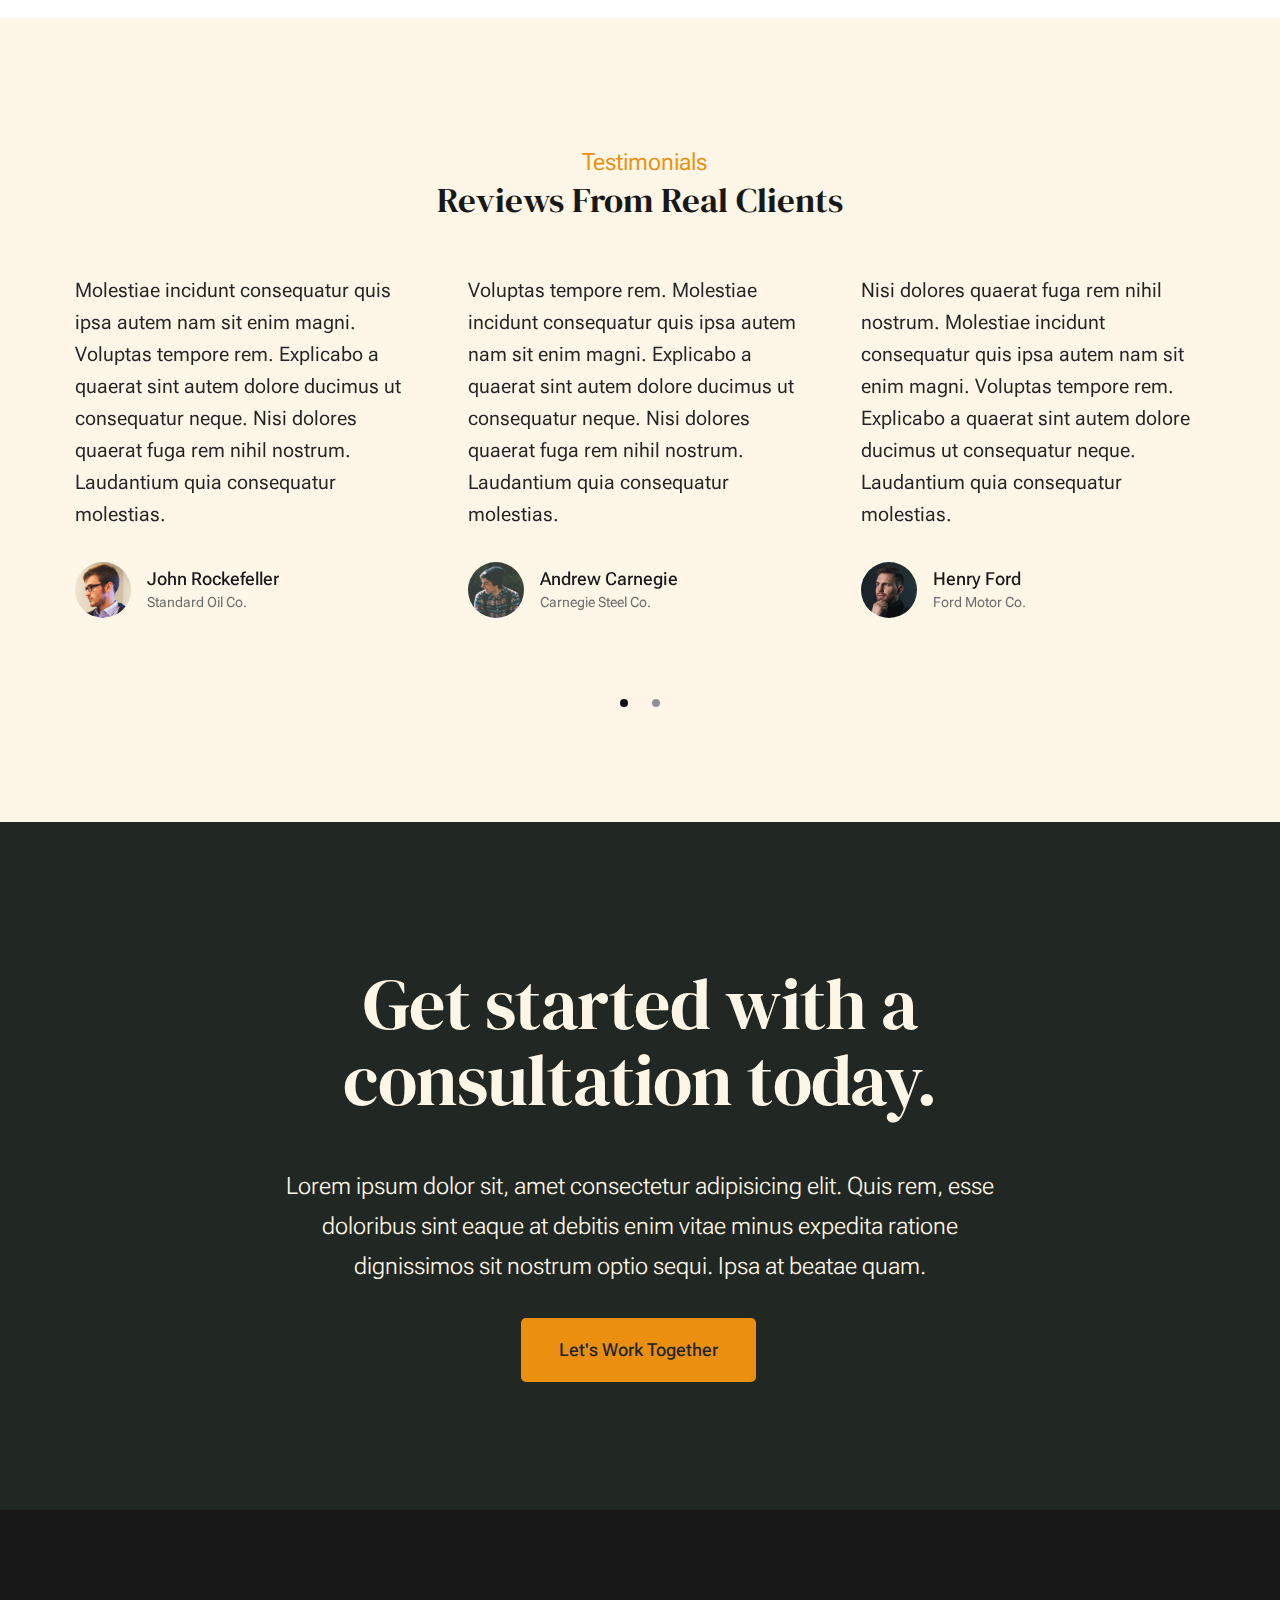
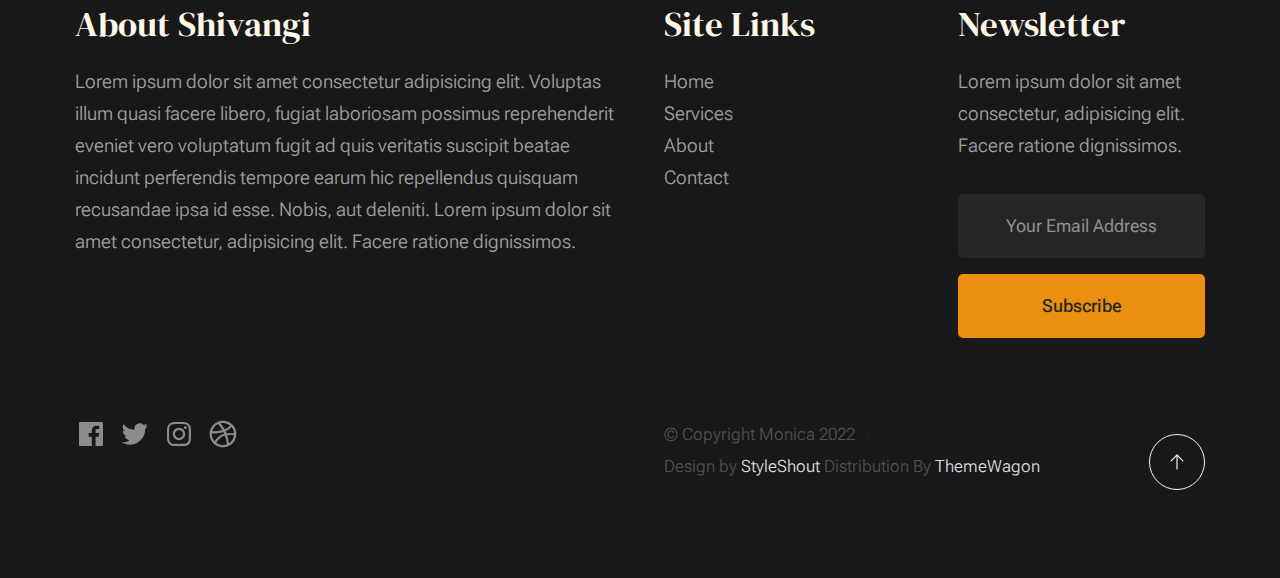
<file: generic.html>
<!DOCTYPE html>
<html lang="en" class="no-js" >
<head>

    <!--- basic page needs
    ================================================== -->
    <meta charset="utf-8">
    <meta name="viewport" content="width=device-width, initial-scale=1">
    <title>Work - Shivangi</title>

    <script>
        document.documentElement.classList.remove('no-js');
        document.documentElement.classList.add('js');
    </script>

    <!-- CSS
    ================================================== -->
    <link rel="stylesheet" href="css/vendor.css">
    <link rel="stylesheet" href="css/styles.css">

    <!-- favicons
    ================================================== -->
    <link rel="apple-touch-icon" sizes="180x180" href="apple-touch-icon.png">
    <link rel="icon" type="image/png" sizes="32x32" href="images\myimage\slogo.png">
    <link rel="icon" type="image/png" sizes="16x16" href="images\myimage\slogo.png">
    <link rel="manifest" href="site.webmanifest">

</head>


<body id="top">


    <!-- preloader
    ================================================== -->
    <div id="preloader">
        <div id="loader" class="dots-fade">
            <div></div>
            <div></div>
            <div></div>
        </div>
    </div>


    <!-- page wrap
    ================================================== -->
    <div id="page" class="s-pagewrap">


        <!-- # site header 
        ================================================== -->
        <header class="s-header">

            <div class="row s-header__inner width-sixteen-col">

                <div class="s-header__block">
                    <div class="s-header__logo">
                        <a class="logo" href="index.html">
                            <img src="images\myimage\slogo.png" alt="Homepage">
                        </a>
                    </div>

                    <a class="s-header__menu-toggle" href="#0"><span>Menu</span></a>
                </div> <!-- end s-header__block -->

                <nav class="s-header__nav">
    
                    <ul class="s-header__menu-links">
                        <li><a href="about.html">About</a></li>
                        <li><a href="services.html">Services</a></li>
                        <li><a href="blog.html">Work</a></li>
                        <li><a href="contact.html">Contact</a></li>
                    </ul> <!-- s-header__menu-links -->

                    <div class="s-header__contact">
                        <a href="contact.html" class="btn btn--primary s-header__contact-btn">Let's Work Together</a>                        
                    </div> <!-- s-header__contact -->
    
                </nav> <!-- end s-header__nav -->

            </div> <!-- end s-header__inner -->

        </header> <!-- end s-header -->


        <!-- # site main content
        ================================================== -->
        <section id="content" class="s-content">

               <section class="s-pageheader pageheader">
                    <div class="row">
                        <div class="column xl-12">
                            <h1 class="page-title">
                               A Simple Generic Page
                            </h1>
                            
                        </div>
                    </div>
               </section> <!-- end pageheader --> 

               <section class="s-pagecontent pagecontent">

                    <div class="row pageintro">
                        <div class="column xl-6 lg-12">
                            <h2 class="text-display-title">A short phrase about whatever you want to say</h2>
                        </div>
                        <div class="column xl-6 lg-12 u-flexitem-x-right">
                            <p class="lead">
                            Lorem ipsum dolor sit amet consectetur, adipisicing elit. Alias eos quas blanditiis, quos sint nostrum fugit aperiam 
                            inventore optio itaque molestias corporis, ipsa tenetur eligendi nihil iste porro, natus culpa consequuntur? Maxime, 
                            corporis tempore. Sed tenetur veritatis velit recusandae eum, molestiae voluptate ducimus laudantium esse illo. 
                            </p>
                        </div>                       
                    </div> <!-- end pageintro -->   
                    
                    <div class="row pagemedia">
                        <d class="column xl-12">
                            <figure class="page-media">                                
                                <img src="images/sample-1200.jpg" 
                                     srcset="images/sample-2400.jpg 2400w, 
                                             images/sample-1200.jpg 1200w, 
                                             images/sample-600.jpg 600w" sizes="(max-width: 2400px) 100vw, 2400px" alt="">
                            </figure>
                        </d>
                    </div> <!-- end pagemedia -->

                    <div class="row width-narrower pagemain">
                        <div class="column xl-12"> 

                            <h2>Nostrum In Facilis</h2>
                            <p>
                            Eaque temporibus culpa perferendis expedita assumenda mollitia magnam. Lorem ipsum dolor sit amet consectetur adipisicing elit
                            facilis voluptates voluptatum animi numquam quas ea praesentium quaerat maxime sunt odit inventore itaque est et autem sequi nulla. 
                            Distinctio obcaecati nesciunt asperiores dolorum tenetur voluptates, nemo alias doloremque. Quos cumque ipsum laudantium odio vero 
                            aut odit nostrum aliquam? Nostrum in facilis, minus fuga quasi voluptas explicabo possimus incidunt, expedita tempora eius rem nobis sequi. 
                            Doloribus esse sint suscipit quam nisi blanditiis voluptate explicabo.
                            </p>

                            <h2>Eaque Temporibus Tulpa</h2>

                            <p>
                            Quibusdam quis autem voluptatibus earum vel ex error ea magni. Rerum quam quos. Aut asperiores sit mollitia. Rem neque et voluptatem 
                            eos quia sed eligendi et. Eaque velit eligendi ut magnam. Cumque ducimus laborum doloribus facere maxime vel earum quidem enim suscipit. 
                            Numquam, corporis accusamus commodi saepe nostrum nesciunt nisi rem necessitatibus unde laboriosam molestias, quam ipsa voluptatum sed 
                            ex cumque facilis assumenda maiores tempore reiciendis enim accusantium.
                            </p>

                            <h2>Blanditiis Voluptate Explicabo</h2>
                            <p>
                            Lorem ipsum dolor sit amet consectetur adipisicing elit. Eaque temporibus culpa perferendis expedita assumenda mollitia magnam, 
                            facilis voluptates voluptatum animi numquam quas ea praesentium quaerat maxime sunt odit inventore itaque est et autem sequi nulla. 
                            Distinctio obcaecati nesciunt asperiores dolorum tenetur voluptates, nemo alias doloremque. Quos cumque ipsum laudantium odio vero aut 
                            odit nostrum aliquam? Nostrum in facilis, minus fuga quasi voluptas explicabo possimus incidunt, expedita tempora eius rem nobis sequi. 
                            Doloribus esse sint suscipit quam nisi blanditiis voluptate explicabo.
                            </p>

                            <p>
                            Quibusdam quis autem voluptatibus earum vel ex error ea magni. Rerum quam quos. Aut asperiores sit mollitia. Rem neque et voluptatem 
                            eos quia sed eligendi et. Eaque velit eligendi ut magnam. Cumque ducimus laborum doloribus facere maxime vel earum quidem enim suscipit. 
                            Numquam, corporis accusamus commodi saepe nostrum nesciunt nisi rem necessitatibus unde laboriosam molestias, quam ipsa voluptatum sed 
                            ex cumque facilis assumenda maiores tempore reiciendis enim accusantium?
                            </p>                   

                            <h2>Et Assumenda Debitis Aut Quidem</h2>
                            <p>
                            Lorem ipsum dolor sit amet consectetur adipisicing elit. Et assumenda debitis aut quidem ad voluptates quibusdam soluta temporibus, 
                            eveniet nobis tempore sunt, provident sapiente accusamus dignissimos voluptatum fugiat nulla dicta nihil molestiae aspernatur error in. 
                            Ut quo porro voluptatum delectus asperiores culpa non cum facere minima nesciunt assumenda, praesentium reprehenderit accusamus, quam 
                            repellat nobis nemo? Ut magnam unde culpa pariatur possimus sunt fugiat ea maxime praesentium eaque quo odio sed eligendi harum dolor, 
                            repellendus reprehenderit facere nihil quam. Saepe, magni.
                            </p>

                        </div> <!-- end grid-block-->
                    </div> <!-- end pagemain -->

               </section> <!-- pagecontent -->

               <section class="s-testimonials">

                    <div class="s-testimonials__header row row-x-center text-center">
                        <div class="column xl-8 lg-12">
        
                            <p class="text-pretitle">
                            Testimonials
                            </p>
                            <h3>
                            Reviews From Real Clients
                            </h3>                        
        
                        </div>
                    </div> <!--end s-testimonials__header -->

                    <div class="row s-testimonials__content">
                        <div class="column xl-12 testimonials">

                            <div class="swiper-container testimonials__slider page-slider">

                                <div class="swiper-wrapper">
                                    <div class="testimonials__slide swiper-slide">
                                        <p>
                                        Molestiae incidunt consequatur quis ipsa autem nam sit enim magni. Voluptas tempore rem. 
                                        Explicabo a quaerat sint autem dolore ducimus ut consequatur neque. Nisi dolores quaerat fuga rem nihil nostrum.
                                        Laudantium quia consequatur molestias.
                                        </p>
                                        <div class="testimonials__author">
                                            <img src="images/avatars/user-01.jpg" alt="Author image" class="testimonials__avatar">
                                            <cite class="testimonials__cite">
                                                <strong>John Rockefeller</strong>
                                                <span>Standard Oil Co.</span>
                                            </cite>
                                        </div>
                                    </div>
                                    <div class="testimonials__slide swiper-slide">
                                        <p>
                                        Voluptas tempore rem. Molestiae incidunt consequatur quis ipsa autem nam sit enim magni. 
                                        Explicabo a quaerat sint autem dolore ducimus ut consequatur neque. Nisi dolores quaerat fuga rem nihil nostrum.
                                        Laudantium quia consequatur molestias.
                                        </p>
                                        <div class="testimonials__author">
                                            <img src="images/avatars/user-04.jpg" alt="Author image" class="testimonials__avatar">
                                            <cite class="testimonials__cite">
                                                <strong>Andrew Carnegie</strong>
                                                <span>Carnegie Steel Co.</span>
                                            </cite>
                                        </div>
                                    </div>
                                    <div class="testimonials__slide swiper-slide">
                                        <p>
                                        Nisi dolores quaerat fuga rem nihil nostrum. Molestiae incidunt consequatur quis ipsa autem nam sit enim magni. 
                                        Voluptas tempore rem. Explicabo a quaerat sint autem dolore ducimus ut consequatur neque. 
                                        Laudantium quia consequatur molestias.
                                        </p>
                                        <div class="testimonials__author">
                                            <img src="images/avatars/user-06.jpg" alt="Author image" class="testimonials__avatar">
                                            <cite class="testimonials__cite">
                                                <strong>Henry Ford</strong>
                                                <span>Ford Motor Co.</span>
                                            </cite>
                                        </div>
                                    </div>
                                    <div class="testimonials__slide swiper-slide">
                                        <p>
                                        Molestiae incidunt consequatur quis ipsa autem nam sit enim magni. Voluptas tempore rem. 
                                        Explicabo a quaerat sint autem dolore ducimus ut consequatur neque. Nisi dolores quaerat fuga rem nihil nostrum.
                                        Laudantium quia consequatur molestias.
                                        </p>
                                        <div class="testimonials__author">
                                            <img src="images/avatars/user-02.jpg" alt="Author image" class="testimonials__avatar">
                                            <cite class="testimonials__cite">
                                                <strong>John Morgan</strong>
                                                <span>JP Morgan & Co.</span>
                                            </cite>
                                        </div>
                                    </div> 
                                </div> <!-- end swiper-wrapper --> 

                                <div class="swiper-pagination"></div>

                            </div> <!--end testimonials__slider --> 

                        </div> <!-- testimonials -->
                    </div> <!--end s-testimonials__content -->

               </section> <!-- end s-testimonials -->

        </section> <!-- s-content-->

        <!-- # cta
        ================================================== -->
        <section id="cta" class="s-cta">

            <div class="row row-x-center text-center">
                <div class="column xl-8 lg-12">

                    <div class="s-cta__content">
                        <h2 class="text-display-title">
                        Get started with a consultation today.
                        </h2>
                        <p class="lead">
                        Lorem ipsum dolor sit, amet consectetur adipisicing elit. Quis rem, esse doloribus sint eaque at debitis enim vitae minus expedita ratione dignissimos sit nostrum optio sequi. Ipsa at beatae quam.
                        </p>
                        <a href="contact.html" class="btn btn--primary">Let's Work Together</a>
                    </div>

                </div>
            </div>

        </section> <!-- end s-cta -->


        <!-- # footer 
        ================================================== -->
        <footer class="s-footer">
            <div class="row s-footer__content">
                <div class="column xl-6 lg-6 md-12 s-footer__block s-footer__about">                    
                    <h3>About Shivangi</h3>
                    <p>
                    Lorem ipsum dolor sit amet consectetur adipisicing elit. Voluptas illum quasi facere libero, 
                    fugiat laboriosam possimus reprehenderit eveniet vero voluptatum fugit ad quis veritatis suscipit beatae 
                    incidunt perferendis tempore earum hic repellendus quisquam recusandae ipsa id esse. Nobis, aut deleniti.
                    Lorem ipsum dolor sit amet consectetur, adipisicing elit. Facere ratione dignissimos.
                    </p>               
                </div>                
                <div class="column xl-3 lg-6 md-12 s-footer__block s-footer__site-links">
                    <h3>Site Links</h3>
                    <ul class="link-list">
                        <li><a href="index.html">Home</a></li>
                        <li><a href="services.html">Services</a></li>
                        
                        <li><a href="about.html">About</a></li>
                        <li><a href="contact.html">Contact</a></li>
                       
                    </ul>
                </div>
                <div class="column xl-3 lg-6 md-12 tab-12 s-footer__block s-footer__newsletter">
                    <h3>Newsletter</h3>

                    <p>
                    Lorem ipsum dolor sit amet consectetur, adipisicing elit. Facere ratione dignissimos.
                    </p>

                    <div class="subscribe-form">
                        <form id="mc-form" class="mc-form">
                            <input type="email" name="EMAIL" id="mce-EMAIL" class="u-fullwidth text-center" placeholder="Your Email Address" title="The domain portion of the email address is invalid (the portion after the @)." pattern="^([^\x00-\x20\x22\x28\x29\x2c\x2e\x3a-\x3c\x3e\x40\x5b-\x5d\x7f-\xff]+|\x22([^\x0d\x22\x5c\x80-\xff]|\x5c[\x00-\x7f])*\x22)(\x2e([^\x00-\x20\x22\x28\x29\x2c\x2e\x3a-\x3c\x3e\x40\x5b-\x5d\x7f-\xff]+|\x22([^\x0d\x22\x5c\x80-\xff]|\x5c[\x00-\x7f])*\x22))*\x40([^\x00-\x20\x22\x28\x29\x2c\x2e\x3a-\x3c\x3e\x40\x5b-\x5d\x7f-\xff]+|\x5b([^\x0d\x5b-\x5d\x80-\xff]|\x5c[\x00-\x7f])*\x5d)(\x2e([^\x00-\x20\x22\x28\x29\x2c\x2e\x3a-\x3c\x3e\x40\x5b-\x5d\x7f-\xff]+|\x5b([^\x0d\x5b-\x5d\x80-\xff]|\x5c[\x00-\x7f])*\x5d))*(\.\w{2,})+$" required>
                            <input type="submit" name="subscribe" value="Subscribe" class="btn btn--primary btn--small u-fullwidth">
                            <!-- <div style="position: absolute; left: -5000px;" aria-hidden="true"><input type="text" name="b_cdb7b577e41181934ed6a6a44_9a91cfe7b3" tabindex="-1" value=""></div> -->
                            <div class="mc-status"></div>
                        </form>
                    </div>
                </div>
            </div>    
            
            <div class="row s-footer__bottom">
                <div class="column xl-6 lg-12">
                    <ul class="s-footer__social social-list">
                        <li>
                            <a href="#0">
                                <svg xmlns="http://www.w3.org/2000/svg" width="24" height="24" viewBox="0 0 24 24" style="fill:rgba(0, 0, 0, 1);transform:-ms-filter"><path d="M20,3H4C3.447,3,3,3.448,3,4v16c0,0.552,0.447,1,1,1h8.615v-6.96h-2.338v-2.725h2.338v-2c0-2.325,1.42-3.592,3.5-3.592 c0.699-0.002,1.399,0.034,2.095,0.107v2.42h-1.435c-1.128,0-1.348,0.538-1.348,1.325v1.735h2.697l-0.35,2.725h-2.348V21H20 c0.553,0,1-0.448,1-1V4C21,3.448,20.553,3,20,3z"></path></svg>
                                <span class="u-screen-reader-text">Facebook</span>
                            </a>
                        </li>
                        <li>
                            <a href="#0">
                                <svg xmlns="http://www.w3.org/2000/svg" width="24" height="24" viewBox="0 0 24 24" style="fill:rgba(0, 0, 0, 1);transform:-ms-filter"><path d="M19.633,7.997c0.013,0.175,0.013,0.349,0.013,0.523c0,5.325-4.053,11.461-11.46,11.461c-2.282,0-4.402-0.661-6.186-1.809 c0.324,0.037,0.636,0.05,0.973,0.05c1.883,0,3.616-0.636,5.001-1.721c-1.771-0.037-3.255-1.197-3.767-2.793 c0.249,0.037,0.499,0.062,0.761,0.062c0.361,0,0.724-0.05,1.061-0.137c-1.847-0.374-3.23-1.995-3.23-3.953v-0.05 c0.537,0.299,1.16,0.486,1.82,0.511C3.534,9.419,2.823,8.184,2.823,6.787c0-0.748,0.199-1.434,0.548-2.032 c1.983,2.443,4.964,4.04,8.306,4.215c-0.062-0.3-0.1-0.611-0.1-0.923c0-2.22,1.796-4.028,4.028-4.028 c1.16,0,2.207,0.486,2.943,1.272c0.91-0.175,1.782-0.512,2.556-0.973c-0.299,0.935-0.936,1.721-1.771,2.22 c0.811-0.088,1.597-0.312,2.319-0.624C21.104,6.712,20.419,7.423,19.633,7.997z"></path></svg>
                                <span class="u-screen-reader-text">Twitter</span>
                            </a>
                        </li>
                        <li>
                            <a href="#0">
                                <svg xmlns="http://www.w3.org/2000/svg" width="24" height="24" viewBox="0 0 24 24" style="fill:rgba(0, 0, 0, 1);transform:-ms-filter"><path d="M11.999,7.377c-2.554,0-4.623,2.07-4.623,4.623c0,2.554,2.069,4.624,4.623,4.624c2.552,0,4.623-2.07,4.623-4.624 C16.622,9.447,14.551,7.377,11.999,7.377L11.999,7.377z M11.999,15.004c-1.659,0-3.004-1.345-3.004-3.003 c0-1.659,1.345-3.003,3.004-3.003s3.002,1.344,3.002,3.003C15.001,13.659,13.658,15.004,11.999,15.004L11.999,15.004z"></path><circle cx="16.806" cy="7.207" r="1.078"></circle><path d="M20.533,6.111c-0.469-1.209-1.424-2.165-2.633-2.632c-0.699-0.263-1.438-0.404-2.186-0.42 c-0.963-0.042-1.268-0.054-3.71-0.054s-2.755,0-3.71,0.054C7.548,3.074,6.809,3.215,6.11,3.479C4.9,3.946,3.945,4.902,3.477,6.111 c-0.263,0.7-0.404,1.438-0.419,2.186c-0.043,0.962-0.056,1.267-0.056,3.71c0,2.442,0,2.753,0.056,3.71 c0.015,0.748,0.156,1.486,0.419,2.187c0.469,1.208,1.424,2.164,2.634,2.632c0.696,0.272,1.435,0.426,2.185,0.45 c0.963,0.042,1.268,0.055,3.71,0.055s2.755,0,3.71-0.055c0.747-0.015,1.486-0.157,2.186-0.419c1.209-0.469,2.164-1.424,2.633-2.633 c0.263-0.7,0.404-1.438,0.419-2.186c0.043-0.962,0.056-1.267,0.056-3.71s0-2.753-0.056-3.71C20.941,7.57,20.801,6.819,20.533,6.111z M19.315,15.643c-0.007,0.576-0.111,1.147-0.311,1.688c-0.305,0.787-0.926,1.409-1.712,1.711c-0.535,0.199-1.099,0.303-1.67,0.311 c-0.95,0.044-1.218,0.055-3.654,0.055c-2.438,0-2.687,0-3.655-0.055c-0.569-0.007-1.135-0.112-1.669-0.311 c-0.789-0.301-1.414-0.923-1.719-1.711c-0.196-0.534-0.302-1.099-0.311-1.669c-0.043-0.95-0.053-1.218-0.053-3.654 c0-2.437,0-2.686,0.053-3.655c0.007-0.576,0.111-1.146,0.311-1.687c0.305-0.789,0.93-1.41,1.719-1.712 c0.534-0.198,1.1-0.303,1.669-0.311c0.951-0.043,1.218-0.055,3.655-0.055c2.437,0,2.687,0,3.654,0.055 c0.571,0.007,1.135,0.112,1.67,0.311c0.786,0.303,1.407,0.925,1.712,1.712c0.196,0.534,0.302,1.099,0.311,1.669 c0.043,0.951,0.054,1.218,0.054,3.655c0,2.436,0,2.698-0.043,3.654H19.315z"></path></svg>
                                <span class="u-screen-reader-text">Instagram</span>
                            </a>
                        </li>
                        <li>
                            <a href="#0">
                                <svg xmlns="http://www.w3.org/2000/svg" width="24" height="24" viewBox="0 0 24 24" style="fill: rgba(0, 0, 0, 1);transform: msFilter"><path d="M20.66 6.98a9.932 9.932 0 0 0-3.641-3.64C15.486 2.447 13.813 2 12 2s-3.486.447-5.02 1.34c-1.533.893-2.747 2.107-3.64 3.64S2 10.187 2 12s.446 3.487 1.34 5.02a9.924 9.924 0 0 0 3.641 3.64C8.514 21.553 10.187 22 12 22s3.486-.447 5.02-1.34a9.932 9.932 0 0 0 3.641-3.64C21.554 15.487 22 13.813 22 12s-.446-3.487-1.34-5.02zM12 3.66c2 0 3.772.64 5.32 1.919-.92 1.174-2.286 2.14-4.1 2.9-1.002-1.813-2.088-3.327-3.261-4.54A7.715 7.715 0 0 1 12 3.66zM5.51 6.8a8.116 8.116 0 0 1 2.711-2.22c1.212 1.201 2.325 2.7 3.34 4.5-2 .6-4.114.9-6.341.9-.573 0-1.006-.013-1.3-.04A8.549 8.549 0 0 1 5.51 6.8zM3.66 12c0-.054.003-.12.01-.2.007-.08.01-.146.01-.2.254.014.641.02 1.161.02 2.666 0 5.146-.367 7.439-1.1.187.373.381.793.58 1.26-1.32.293-2.674 1.006-4.061 2.14S6.4 16.247 5.76 17.5c-1.4-1.587-2.1-3.42-2.1-5.5zM12 20.34c-1.894 0-3.594-.587-5.101-1.759.601-1.187 1.524-2.322 2.771-3.401 1.246-1.08 2.483-1.753 3.71-2.02a29.441 29.441 0 0 1 1.56 6.62 8.166 8.166 0 0 1-2.94.56zm7.08-3.96a8.351 8.351 0 0 1-2.58 2.621c-.24-2.08-.7-4.107-1.379-6.081.932-.066 1.765-.1 2.5-.1.799 0 1.686.034 2.659.1a8.098 8.098 0 0 1-1.2 3.46zm-1.24-5c-1.16 0-2.233.047-3.22.14a27.053 27.053 0 0 0-.68-1.62c2.066-.906 3.532-2.006 4.399-3.3 1.2 1.414 1.854 3.027 1.96 4.84-.812-.04-1.632-.06-2.459-.06z"></path></svg>
                                <span class="u-screen-reader-text">Dribbble</span>
                            </a>
                        </li>
                    </ul> <!-- end s-footer__social -->
                </div>
                <div class="column xl-6 lg-12">
                    <p class="ss-copyright">
                        <span>© Copyright Monica 2022</span> 
                        <span>Design by <a href="https://www.styleshout.com/">StyleShout</a> Distribution By <a href="https://themewagon.com">ThemeWagon</a></span>
                    </p>
                </div>

                <div class="ss-go-top">
                    <a class="smoothscroll" title="Back to Top" href="#top">
                        <svg xmlns="http://www.w3.org/2000/svg" viewBox="0 0 24 24" width="36" height="36" fill="none" stroke="#ffffff" stroke-width="1" stroke-linecap="round" stroke-linejoin="round">&lt;!--!  Atomicons Free 1.00 by @atisalab License - https://atomicons.com/license/ (Icons: CC BY 4.0) Copyright 2021 Atomicons --&gt;<polyline points="17 11 12 6 7 11"></polyline><line x1="12" y1="18" x2="12" y2="6"></line></svg>
                    </a>
                </div> <!-- end ss-go-top -->
            </div>
            
        </footer> <!-- end s-footer -->

    </div> <!-- end page-wrap -->

    <!-- Java Script
    ================================================== -->
    <script src="js/plugins.js"></script>
    <script src="js/main.js"></script>

</body>
</html>
</file>
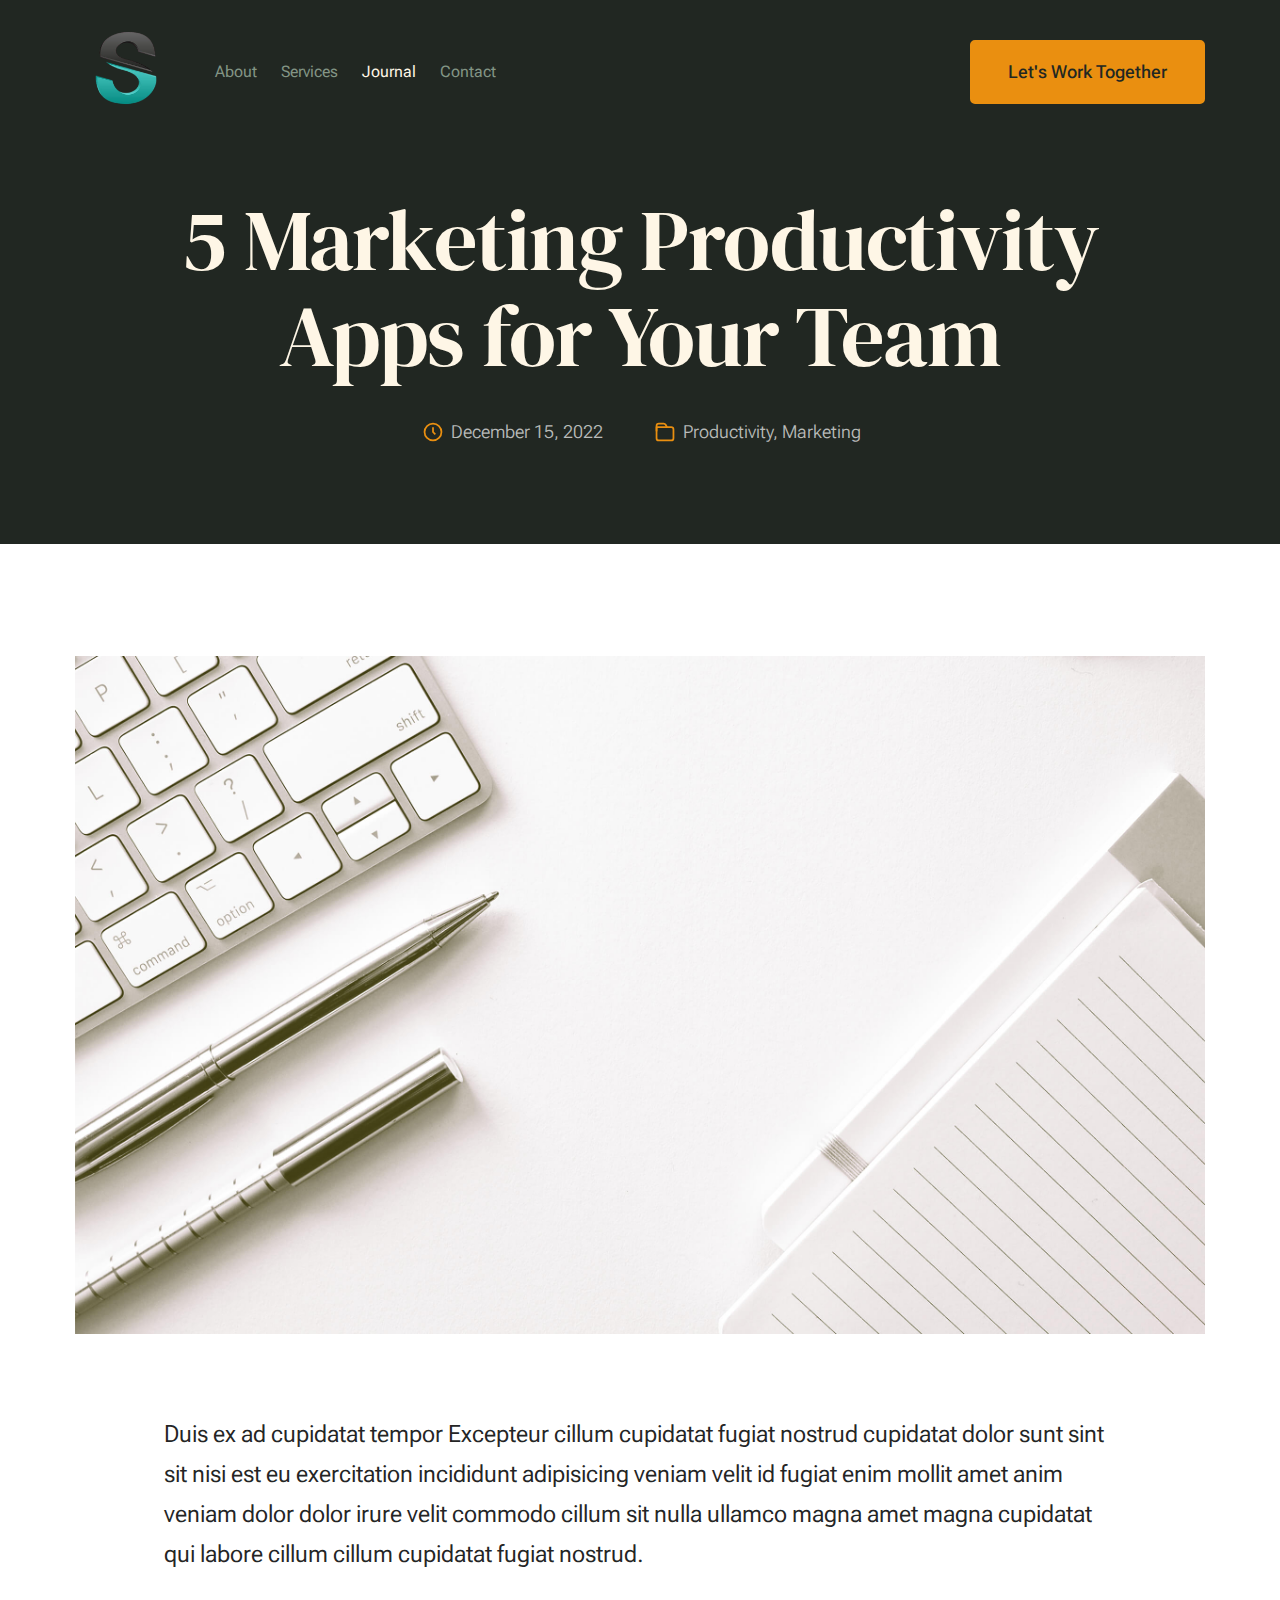
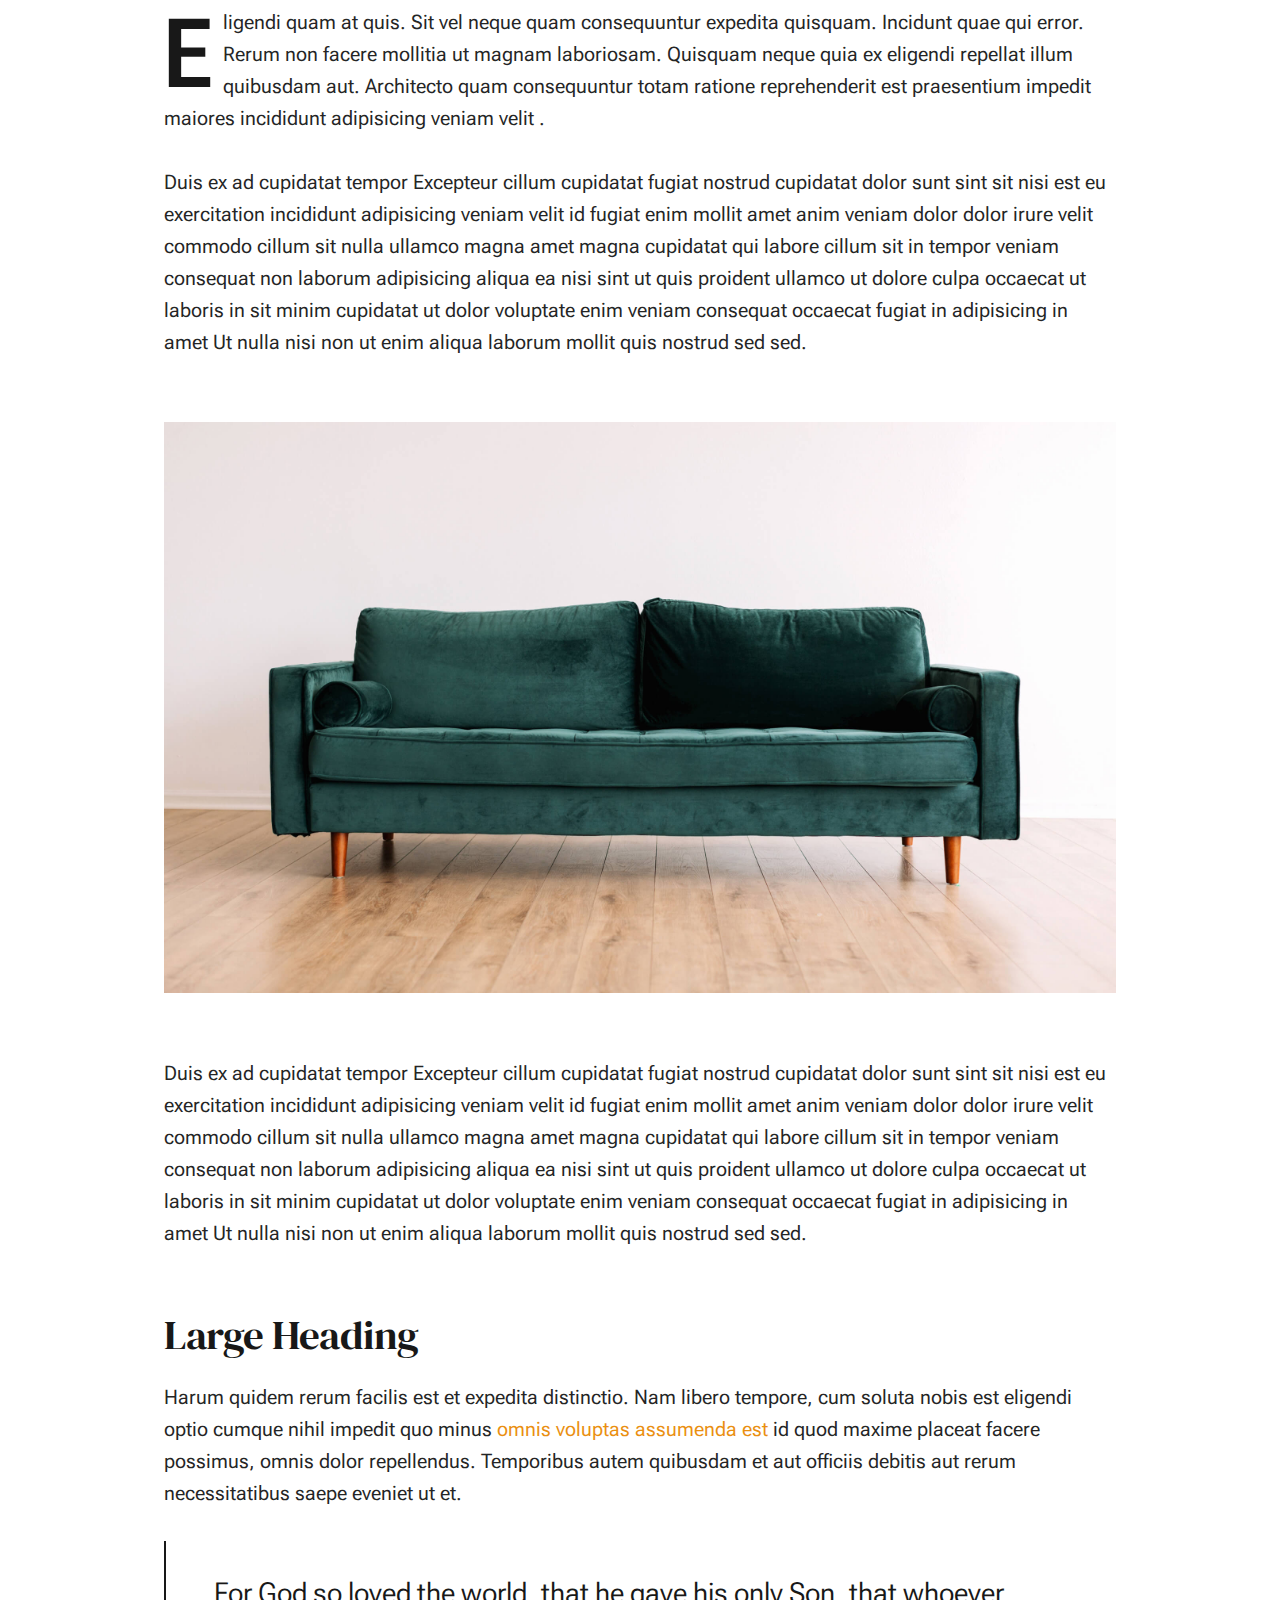
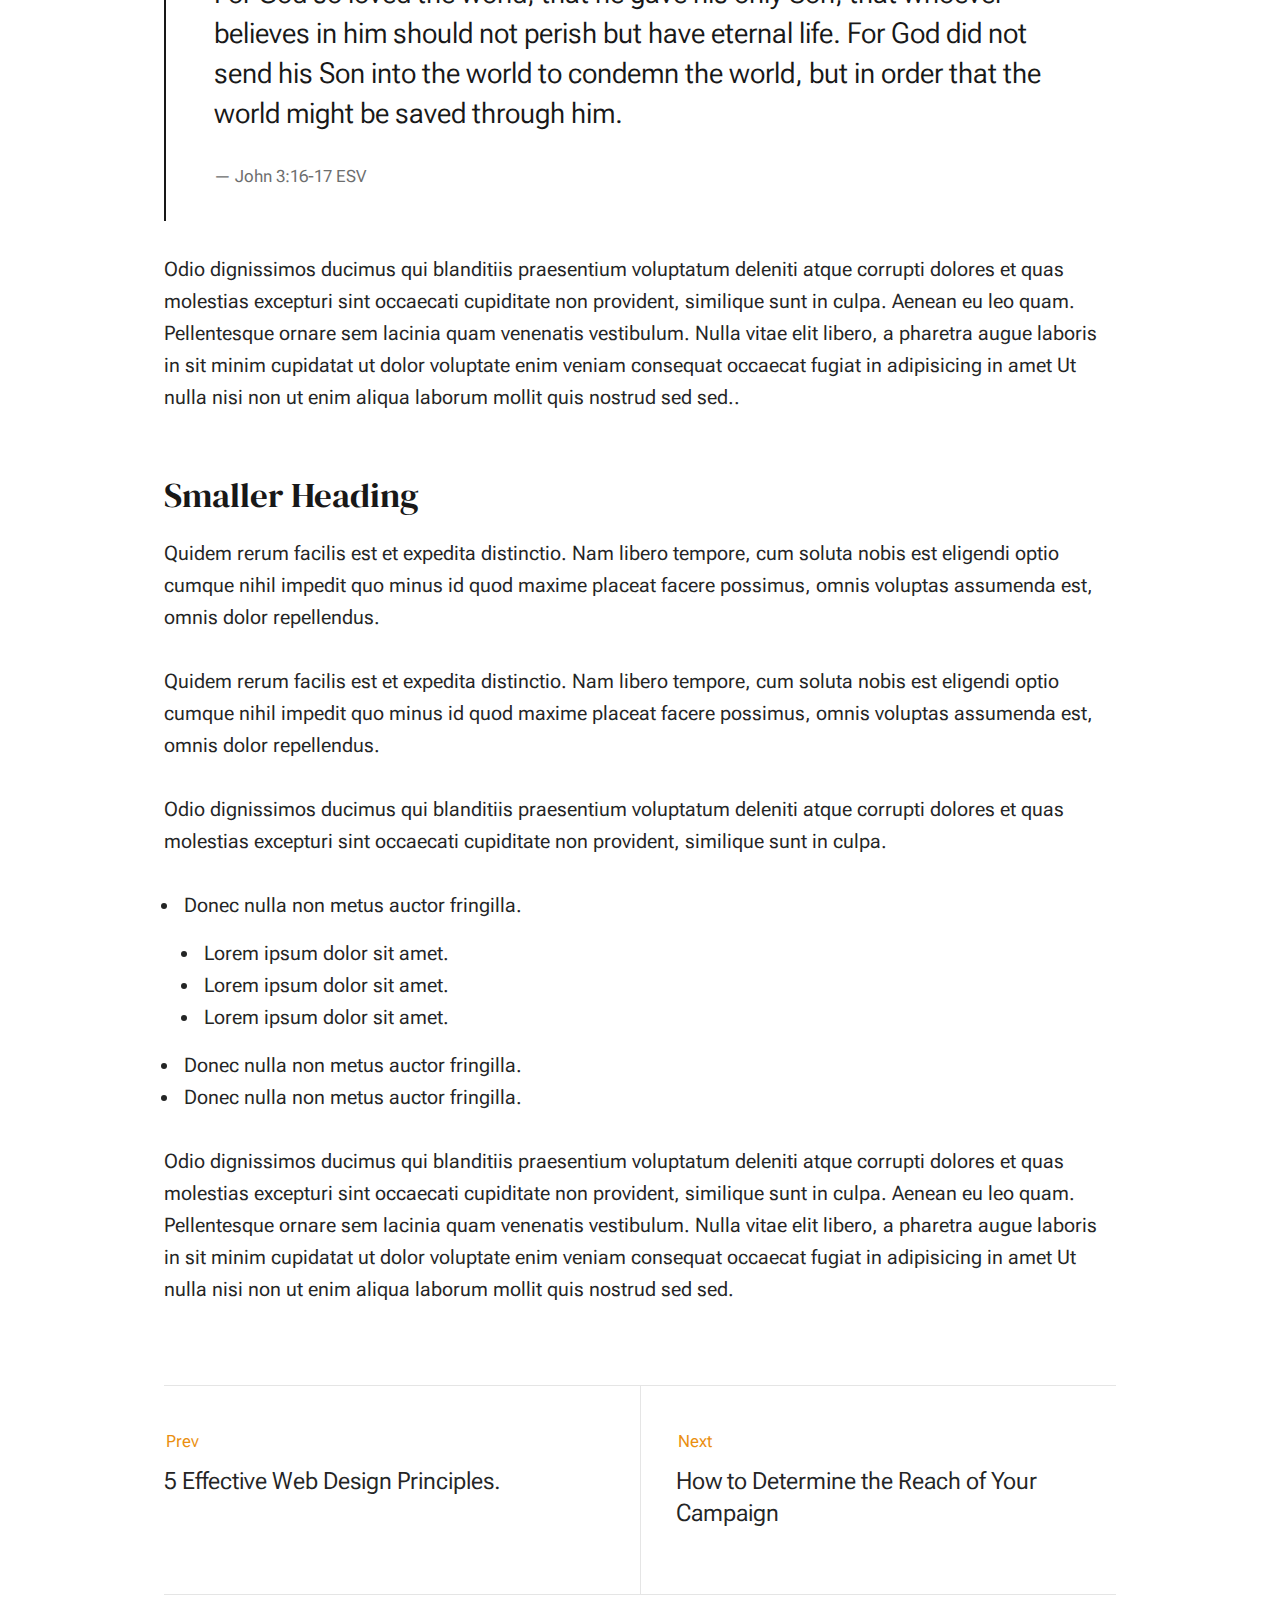
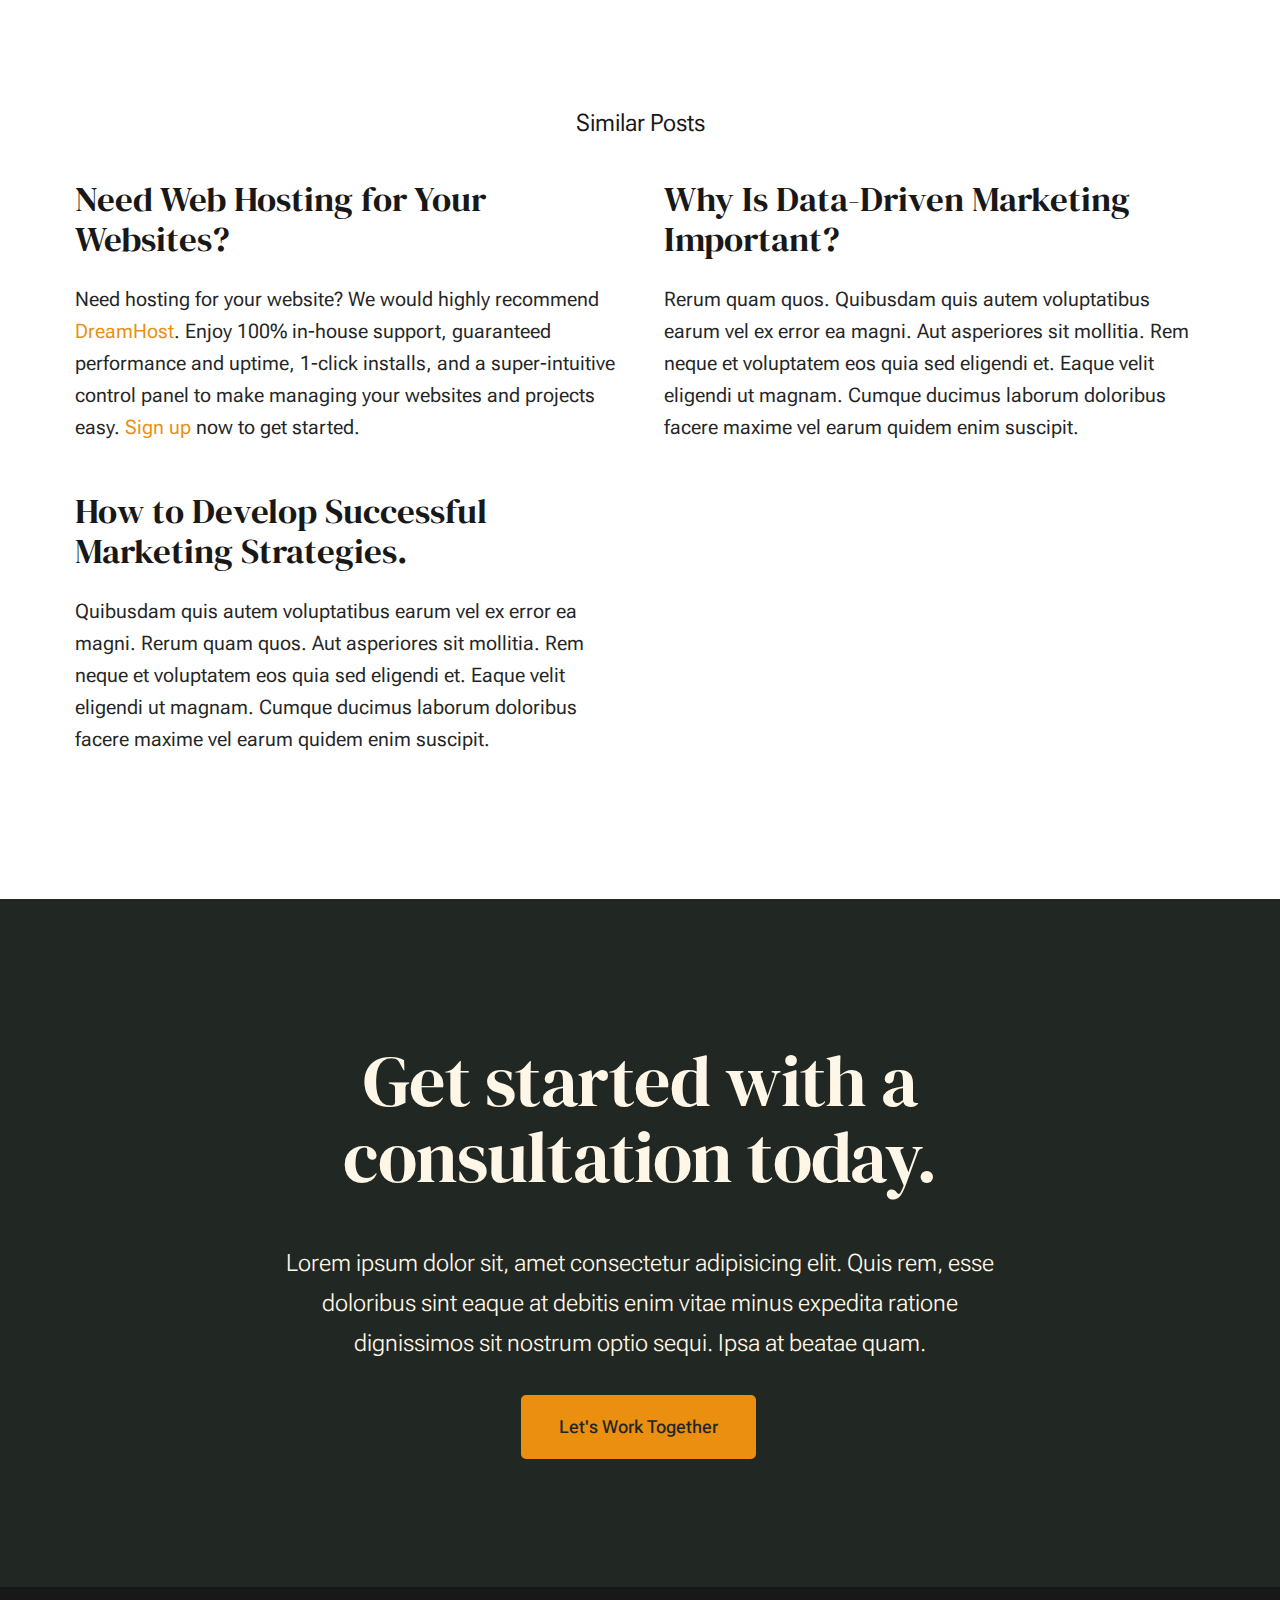
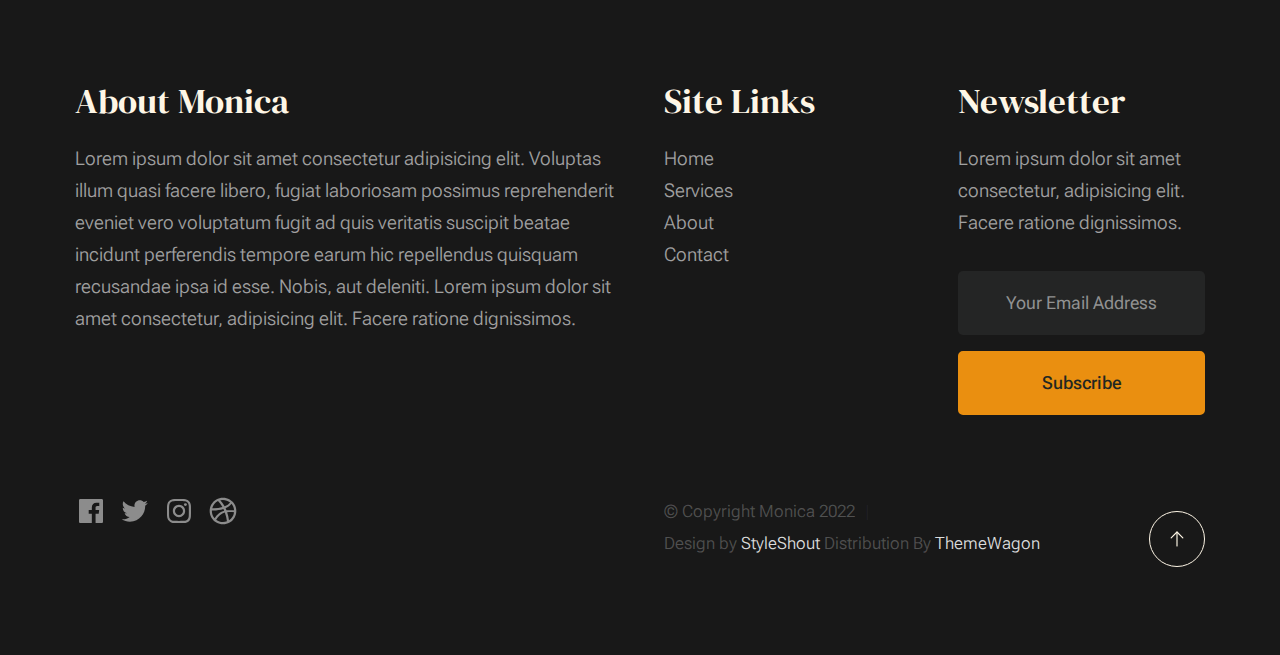
<file: single.html>
<!DOCTYPE html>
<html lang="en" class="no-js" >
<head>

    <!--- basic page needs
    ================================================== -->
    <meta charset="utf-8">
    <meta name="viewport" content="width=device-width, initial-scale=1">
    <title>Single - Monica</title>

    <script>
        document.documentElement.classList.remove('no-js');
        document.documentElement.classList.add('js');
    </script>

    <!-- CSS
    ================================================== -->
    <link rel="stylesheet" href="css/vendor.css">
    <link rel="stylesheet" href="css/styles.css">

    <!-- favicons
    ================================================== -->
    <link rel="apple-touch-icon" sizes="180x180" href="apple-touch-icon.png">
    <link rel="icon" type="image/png" sizes="32x32" href="images\myimage\slogo.png">
    <link rel="icon" type="image/png" sizes="16x16" href="images\myimage\slogo.png">
    <link rel="manifest" href="site.webmanifest">

</head>


<body id="top">


    <!-- preloader
    ================================================== -->
    <div id="preloader">
        <div id="loader" class="dots-fade">
            <div></div>
            <div></div>
            <div></div>
        </div>
    </div>


    <!-- page wrap
    ================================================== -->
    <div id="page" class="s-pagewrap">


        <!-- # site header 
        ================================================== -->
        <header class="s-header">

            <div class="row s-header__inner width-sixteen-col">

                <div class="s-header__block">
                    <div class="s-header__logo">
                        <a class="logo" href="index.html">
                            <img src="images\myimage\slogo.png" alt="Homepage">
                        </a>
                    </div>

                    <a class="s-header__menu-toggle" href="#0"><span>Menu</span></a>
                </div> <!-- end s-header__block -->

                <nav class="s-header__nav">    
                    <ul class="s-header__menu-links">
                        <li><a href="about.html">About</a></li>
                        <li><a href="services.html">Services</a></li>
                        <li class="current"><a href="blog.html">Journal</a></li>
                        <li><a href="contact.html">Contact</a></li>
                    </ul> <!-- s-header__menu-links -->

                    <div class="s-header__contact">
                        <a href="contact.html" class="btn btn--primary s-header__contact-btn">Let's Work Together</a>
                        
                    </div> <!-- s-header__contact -->    
                </nav> <!-- end s-header__nav -->

            </div> <!-- end s-header__inner -->

        </header> <!-- end s-header -->


        <!-- # site main content
        ================================================== -->
        <article id="content" class="s-content entry">

            <div class="s-pageheader entry__header">
                <div class="row">
                    <div class="column xl-12">

                        <h1 class="entry__title">
                            5 Marketing Productivity Apps for Your Team
                        </h1> <!-- end entry__title -->

                        <div class="entry__meta">
                            <div class="entry__meta-date">
                                <svg width="24" height="24" fill="none" viewBox="0 0 24 24">
                                    <circle cx="12" cy="12" r="7.25" stroke="currentColor" stroke-width="1.5"></circle>
                                    <path stroke="currentColor" stroke-width="1.5" d="M12 8V12L14 14"></path>
                                </svg>
                                December 15, 2022 
                            </div>
                            <div class="entry__meta-cat">
                                <svg width="24" height="24" fill="none" viewBox="0 0 24 24">
                                    <path stroke="currentColor" stroke-linecap="round" stroke-linejoin="round" stroke-width="1.5" d="M19.25 17.25V9.75C19.25 8.64543 18.3546 7.75 17.25 7.75H4.75V17.25C4.75 18.3546 5.64543 19.25 6.75 19.25H17.25C18.3546 19.25 19.25 18.3546 19.25 17.25Z"></path>
                                    <path stroke="currentColor" stroke-linecap="round" stroke-linejoin="round" stroke-width="1.5" d="M13.5 7.5L12.5685 5.7923C12.2181 5.14977 11.5446 4.75 10.8127 4.75H6.75C5.64543 4.75 4.75 5.64543 4.75 6.75V11"></path>
                                </svg>                                      
                                <span class="cat-links">
                                    <a href="blog.html">Productivity</a>
                                    <a href="blog.html">Marketing</a>
                                </span>
                            </div>
                        </div> <!-- end entry__meta -->

                    </div>
                </div>
            </div> <!-- end entry__header --> 

            <div class="s-pagecontent entry__content">

                <div class="row entry__media">
                    <div class="column xl-12">
                        <figure class="featured-image">
                            <img src="images/thumbs/single/standard-1200.jpg" 
                                 srcset="images/thumbs/single/standard-2400.jpg 2400w, 
                                         images/thumbs/single/standard-1200.jpg 1200w, 
                                         images/thumbs/single/standard-600.jpg 600w" sizes="(max-width: 2400px) 100vw, 2400px" alt="">
                        </figure>
                    </div>
                </div> <!-- end entry__media -->

                <div class="row entry__primary width-narrower">
                    <div class="column xl-12"> 

                            <p class="lead">
                            Duis ex ad cupidatat tempor Excepteur cillum cupidatat fugiat nostrud cupidatat dolor 
                            sunt sint sit nisi est eu exercitation incididunt adipisicing veniam velit id fugiat 
                            enim mollit amet anim veniam dolor dolor irure velit commodo cillum sit nulla ullamco 
                            magna amet magna cupidatat qui labore cillum cillum cupidatat fugiat nostrud. </p> 

                            <p class="drop-cap">
                            Eligendi quam at quis. Sit vel neque quam consequuntur expedita quisquam. Incidunt quae 
                            qui error. Rerum non facere mollitia ut magnam laboriosam. Quisquam neque quia ex eligendi 
                            repellat illum quibusdam aut. Architecto quam consequuntur totam ratione reprehenderit est 
                            praesentium impedit maiores incididunt adipisicing veniam velit .
                            </p>
    
                            <p>
                            Duis ex ad cupidatat tempor Excepteur cillum cupidatat fugiat nostrud cupidatat dolor 
                            sunt sint sit nisi est eu exercitation incididunt adipisicing veniam velit id fugiat 
                            enim mollit amet anim veniam dolor dolor irure velit commodo cillum sit nulla ullamco 
                            magna amet magna cupidatat qui labore cillum sit in tempor veniam consequat non laborum 
                            adipisicing aliqua ea nisi sint ut quis proident ullamco ut dolore culpa occaecat ut 
                            laboris in sit minim cupidatat ut dolor voluptate enim veniam consequat occaecat fugiat 
                            in adipisicing in amet Ut nulla nisi non ut enim aliqua laborum mollit quis nostrud sed sed.
                            </p>
            
                            <figure class="alignwide">
                                <img src="images/sample-1200.jpg" 
                                     srcset="images/sample-2400.jpg 2400w, 
                                             images/sample-1200.jpg 1200w, 
                                             images/sample-600.jpg 600w" sizes="(max-width: 2400px) 100vw, 2400px" alt="">
                            </figure>
    
                            <p>
                            Duis ex ad cupidatat tempor Excepteur cillum cupidatat fugiat nostrud cupidatat dolor 
                            sunt sint sit nisi est eu exercitation incididunt adipisicing veniam velit id fugiat 
                            enim mollit amet anim veniam dolor dolor irure velit commodo cillum sit nulla ullamco 
                            magna amet magna cupidatat qui labore cillum sit in tempor veniam consequat non laborum 
                            adipisicing aliqua ea nisi sint ut quis proident ullamco ut dolore culpa occaecat ut 
                            laboris in sit minim cupidatat ut dolor voluptate enim veniam consequat occaecat fugiat 
                            in adipisicing in amet Ut nulla nisi non ut enim aliqua laborum mollit quis nostrud sed sed.
                            </p>
    
                            <h2>Large Heading</h2>
        
                            <p>
                            Harum quidem rerum facilis est et expedita distinctio. Nam libero tempore, cum soluta 
                            nobis est eligendi optio cumque nihil impedit quo minus <a href="http://#">omnis voluptas assumenda est</a> 
                            id quod maxime placeat facere possimus, omnis dolor repellendus. Temporibus autem quibusdam et 
                            aut officiis debitis aut rerum necessitatibus saepe eveniet ut et.</p>
    
                            <blockquote>
                                <p>
                                For God so loved the world, that he gave his only Son, that whoever believes in 
                                him should not perish but have eternal life. For God did not send his Son into 
                                the world to condemn the world, but in order that the world might be 
                                saved through him.
                                </p>
                                <cite>John 3:16-17 ESV</cite>
                            </blockquote>
    
                            <p>
                            Odio dignissimos ducimus qui blanditiis praesentium voluptatum deleniti atque corrupti dolores 
                            et quas molestias excepturi sint occaecati cupiditate non provident, similique sunt in culpa. 
                            Aenean eu leo quam. Pellentesque ornare sem lacinia quam venenatis vestibulum. Nulla vitae elit 
                            libero, a pharetra augue laboris in sit minim cupidatat ut dolor voluptate enim veniam consequat 
                            occaecat fugiat in adipisicing in amet Ut nulla nisi non ut enim aliqua laborum mollit quis nostrud sed sed..</p>
    
                            <h3>Smaller Heading</h3>
    
                            <p>
                            Quidem rerum facilis est et expedita distinctio. Nam libero tempore, cum soluta nobis est 
                            eligendi optio cumque nihil impedit quo minus id quod maxime placeat facere possimus, omnis voluptas 
                            assumenda est, omnis dolor repellendus.
                            </p>
    
                            <p>
                            Quidem rerum facilis est et expedita distinctio. Nam libero tempore, cum soluta nobis est 
                            eligendi optio cumque nihil impedit quo minus id quod maxime placeat facere possimus, omnis voluptas 
                            assumenda est, omnis dolor repellendus.
                            </p>
                                    
                            <p>
                            Odio dignissimos ducimus qui blanditiis praesentium voluptatum deleniti atque corrupti dolores et 
                            quas molestias excepturi sint occaecati cupiditate non provident, similique sunt in culpa.</p>
    
                            <ul>
                                <li>Donec nulla non metus auctor fringilla.
                                    <ul>
                                        <li>Lorem ipsum dolor sit amet.</li>
                                        <li>Lorem ipsum dolor sit amet.</li>
                                        <li>Lorem ipsum dolor sit amet.</li>
                                    </ul>
                                </li>
                                <li>Donec nulla non metus auctor fringilla.</li>
                                <li>Donec nulla non metus auctor fringilla.</li>
                            </ul>
    
                            <p>
                            Odio dignissimos ducimus qui blanditiis praesentium voluptatum deleniti atque corrupti dolores et quas 
                            molestias excepturi sint occaecati cupiditate non provident, similique sunt in culpa. Aenean eu leo quam. 
                            Pellentesque ornare sem lacinia quam venenatis vestibulum. Nulla vitae elit libero, a pharetra augue 
                            laboris in sit minim cupidatat ut dolor voluptate enim veniam consequat occaecat fugiat in adipisicing 
                            in amet Ut nulla nisi non ut enim aliqua laborum mollit quis nostrud sed sed.
                            </p>        

                            <div class="post-nav">
                                <div class="post-nav__prev">
                                    <a href="single-standard.html" rel="prev">
                                        <span>Prev</span>
                                        5 Effective Web Design Principles. 
                                    </a>
                                </div>
                                <div class="post-nav__next">
                                    <a href="single-standard.html" rel="next">
                                        <span>Next</span>
                                        How to Determine the Reach of Your Campaign
                                    </a>
                                </div>
                            </div> <!-- end post-nav -->                                                   
                   
                    </div> <!-- end column-->
                </div> <!-- end entry__primary -->    
                
                <div class="row related-posts">
                    <div class="column xl-12">

                        <h4 class="text-center">Similar Posts</h4>

                        <div class="grid-list-items">
                
                            <div class="grid-list-items__item blog-card">
                                <div class="blog-card__header">
                                    <h3 class="blog-card__title"><a href="https://www.dreamhost.com/r.cgi?287326">Need Web Hosting for Your Websites?</a></h3>
                                </div>
                                <div class="blog-card__text">
                                    <p>
                                    Need hosting for your website? We would highly recommend <a href="https://www.dreamhost.com/r.cgi?287326">DreamHost</a>.
                                    Enjoy 100% in-house support, guaranteed performance and uptime, 1-click installs, and a super-intuitive control 
                                    panel to make managing your websites and projects easy. <a href="https://www.dreamhost.com/r.cgi?287326">Sign up</a> now to get started.
                                    </p>
                                </div>
                            </div> <!-- end blog-card -->
                            <div class="grid-list-items__item blog-card">
                                <div class="blog-card__header">
                                    <h3 class="blog-card__title"><a href="single.html">Why Is Data-Driven Marketing Important?</a></h3>
                                </div>
                                <div class="blog-card__text">
                                    <p>
                                    Rerum quam quos. Quibusdam quis autem voluptatibus earum vel ex error ea magni. Aut asperiores 
                                    sit mollitia. Rem neque et voluptatem eos quia sed eligendi et. Eaque velit eligendi ut 
                                    magnam. Cumque ducimus laborum doloribus facere maxime vel earum quidem enim suscipit.
                                    </p>
                                </div>
                            </div> <!-- end blog-card -->
                            <div class="grid-list-items__item blog-card">
                                <div class="blog-card__header">
                                    <h3 class="blog-card__title"><a href="single.html">How to Develop Successful Marketing Strategies.</a></h3>
                                </div>
                                <div class="blog-card__text">
                                    <p>
                                    Quibusdam quis autem voluptatibus earum vel ex error ea magni. Rerum quam quos. Aut asperiores 
                                    sit mollitia. Rem neque et voluptatem eos quia sed eligendi et. Eaque velit eligendi ut 
                                    magnam. Cumque ducimus laborum doloribus facere maxime vel earum quidem enim suscipit.
                                    </p>
                                </div>
                            </div> <!-- end blog card -->
                        
                        </div> <!-- end grid-list-items -->
                          
                    </div> <!-- end column -->
                </div> <!-- end related-posts --> 

            </div> <!-- end entry__content -->

        </article> <!-- s-content entry-->
        

        <!-- # cta
        ================================================== -->
        <section id="cta" class="s-cta">

            <div class="row row-x-center text-center">
                <div class="column xl-8 lg-12">

                    <div class="s-cta__content">
                        <h2 class="text-display-title">
                        Get started with a consultation today.
                        </h2>
                        <p class="lead">
                        Lorem ipsum dolor sit, amet consectetur adipisicing elit. Quis rem, esse doloribus sint eaque at debitis enim vitae minus expedita ratione dignissimos sit nostrum optio sequi. Ipsa at beatae quam.
                        </p>
                        <a href="contact.html" class="btn btn--primary">Let's Work Together</a>
                    </div>

                </div>
            </div>

        </section> <!-- end s-cta -->


        <!-- # footer 
        ================================================== -->
        <footer class="s-footer">
            <div class="row s-footer__content">
                <div class="column xl-6 lg-6 md-12 s-footer__block s-footer__about">                    
                    <h3>About Monica</h3>
                    <p>
                    Lorem ipsum dolor sit amet consectetur adipisicing elit. Voluptas illum quasi facere libero, 
                    fugiat laboriosam possimus reprehenderit eveniet vero voluptatum fugit ad quis veritatis suscipit beatae 
                    incidunt perferendis tempore earum hic repellendus quisquam recusandae ipsa id esse. Nobis, aut deleniti.
                    Lorem ipsum dolor sit amet consectetur, adipisicing elit. Facere ratione dignissimos.
                    </p>               
                </div>                
                <div class="column xl-3 lg-6 md-12 s-footer__block s-footer__site-links">
                    <h3>Site Links</h3>
                    <ul class="link-list">
                        <li><a href="index.html">Home</a></li>
                        <li><a href="services.html">Services</a></li>
                       
                        <li><a href="about.html">About</a></li>
                        <li><a href="contact.html">Contact</a></li>
                    
                    </ul>
                </div>
                <div class="column xl-3 lg-6 md-12 tab-12 s-footer__block s-footer__newsletter">
                    <h3>Newsletter</h3>

                    <p>
                    Lorem ipsum dolor sit amet consectetur, adipisicing elit. Facere ratione dignissimos.
                    </p>

                    <div class="subscribe-form">
                        <form id="mc-form" class="mc-form">
                            <input type="email" name="EMAIL" id="mce-EMAIL" class="u-fullwidth text-center" placeholder="Your Email Address" title="The domain portion of the email address is invalid (the portion after the @)." pattern="^([^\x00-\x20\x22\x28\x29\x2c\x2e\x3a-\x3c\x3e\x40\x5b-\x5d\x7f-\xff]+|\x22([^\x0d\x22\x5c\x80-\xff]|\x5c[\x00-\x7f])*\x22)(\x2e([^\x00-\x20\x22\x28\x29\x2c\x2e\x3a-\x3c\x3e\x40\x5b-\x5d\x7f-\xff]+|\x22([^\x0d\x22\x5c\x80-\xff]|\x5c[\x00-\x7f])*\x22))*\x40([^\x00-\x20\x22\x28\x29\x2c\x2e\x3a-\x3c\x3e\x40\x5b-\x5d\x7f-\xff]+|\x5b([^\x0d\x5b-\x5d\x80-\xff]|\x5c[\x00-\x7f])*\x5d)(\x2e([^\x00-\x20\x22\x28\x29\x2c\x2e\x3a-\x3c\x3e\x40\x5b-\x5d\x7f-\xff]+|\x5b([^\x0d\x5b-\x5d\x80-\xff]|\x5c[\x00-\x7f])*\x5d))*(\.\w{2,})+$" required>
                            <input type="submit" name="subscribe" value="Subscribe" class="btn btn--primary btn--small u-fullwidth">
                            <!-- <div style="position: absolute; left: -5000px;" aria-hidden="true"><input type="text" name="b_cdb7b577e41181934ed6a6a44_9a91cfe7b3" tabindex="-1" value=""></div> -->
                            <div class="mc-status"></div>
                        </form>
                    </div>
                </div>
            </div>    
            
            <div class="row s-footer__bottom">
                <div class="column xl-6 lg-12">
                    <ul class="s-footer__social social-list">
                        <li>
                            <a href="#0">
                                <svg xmlns="http://www.w3.org/2000/svg" width="24" height="24" viewBox="0 0 24 24" style="fill:rgba(0, 0, 0, 1);transform:-ms-filter"><path d="M20,3H4C3.447,3,3,3.448,3,4v16c0,0.552,0.447,1,1,1h8.615v-6.96h-2.338v-2.725h2.338v-2c0-2.325,1.42-3.592,3.5-3.592 c0.699-0.002,1.399,0.034,2.095,0.107v2.42h-1.435c-1.128,0-1.348,0.538-1.348,1.325v1.735h2.697l-0.35,2.725h-2.348V21H20 c0.553,0,1-0.448,1-1V4C21,3.448,20.553,3,20,3z"></path></svg>
                                <span class="u-screen-reader-text">Facebook</span>
                            </a>
                        </li>
                        <li>
                            <a href="#0">
                                <svg xmlns="http://www.w3.org/2000/svg" width="24" height="24" viewBox="0 0 24 24" style="fill:rgba(0, 0, 0, 1);transform:-ms-filter"><path d="M19.633,7.997c0.013,0.175,0.013,0.349,0.013,0.523c0,5.325-4.053,11.461-11.46,11.461c-2.282,0-4.402-0.661-6.186-1.809 c0.324,0.037,0.636,0.05,0.973,0.05c1.883,0,3.616-0.636,5.001-1.721c-1.771-0.037-3.255-1.197-3.767-2.793 c0.249,0.037,0.499,0.062,0.761,0.062c0.361,0,0.724-0.05,1.061-0.137c-1.847-0.374-3.23-1.995-3.23-3.953v-0.05 c0.537,0.299,1.16,0.486,1.82,0.511C3.534,9.419,2.823,8.184,2.823,6.787c0-0.748,0.199-1.434,0.548-2.032 c1.983,2.443,4.964,4.04,8.306,4.215c-0.062-0.3-0.1-0.611-0.1-0.923c0-2.22,1.796-4.028,4.028-4.028 c1.16,0,2.207,0.486,2.943,1.272c0.91-0.175,1.782-0.512,2.556-0.973c-0.299,0.935-0.936,1.721-1.771,2.22 c0.811-0.088,1.597-0.312,2.319-0.624C21.104,6.712,20.419,7.423,19.633,7.997z"></path></svg>
                                <span class="u-screen-reader-text">Twitter</span>
                            </a>
                        </li>
                        <li>
                            <a href="#0">
                                <svg xmlns="http://www.w3.org/2000/svg" width="24" height="24" viewBox="0 0 24 24" style="fill:rgba(0, 0, 0, 1);transform:-ms-filter"><path d="M11.999,7.377c-2.554,0-4.623,2.07-4.623,4.623c0,2.554,2.069,4.624,4.623,4.624c2.552,0,4.623-2.07,4.623-4.624 C16.622,9.447,14.551,7.377,11.999,7.377L11.999,7.377z M11.999,15.004c-1.659,0-3.004-1.345-3.004-3.003 c0-1.659,1.345-3.003,3.004-3.003s3.002,1.344,3.002,3.003C15.001,13.659,13.658,15.004,11.999,15.004L11.999,15.004z"></path><circle cx="16.806" cy="7.207" r="1.078"></circle><path d="M20.533,6.111c-0.469-1.209-1.424-2.165-2.633-2.632c-0.699-0.263-1.438-0.404-2.186-0.42 c-0.963-0.042-1.268-0.054-3.71-0.054s-2.755,0-3.71,0.054C7.548,3.074,6.809,3.215,6.11,3.479C4.9,3.946,3.945,4.902,3.477,6.111 c-0.263,0.7-0.404,1.438-0.419,2.186c-0.043,0.962-0.056,1.267-0.056,3.71c0,2.442,0,2.753,0.056,3.71 c0.015,0.748,0.156,1.486,0.419,2.187c0.469,1.208,1.424,2.164,2.634,2.632c0.696,0.272,1.435,0.426,2.185,0.45 c0.963,0.042,1.268,0.055,3.71,0.055s2.755,0,3.71-0.055c0.747-0.015,1.486-0.157,2.186-0.419c1.209-0.469,2.164-1.424,2.633-2.633 c0.263-0.7,0.404-1.438,0.419-2.186c0.043-0.962,0.056-1.267,0.056-3.71s0-2.753-0.056-3.71C20.941,7.57,20.801,6.819,20.533,6.111z M19.315,15.643c-0.007,0.576-0.111,1.147-0.311,1.688c-0.305,0.787-0.926,1.409-1.712,1.711c-0.535,0.199-1.099,0.303-1.67,0.311 c-0.95,0.044-1.218,0.055-3.654,0.055c-2.438,0-2.687,0-3.655-0.055c-0.569-0.007-1.135-0.112-1.669-0.311 c-0.789-0.301-1.414-0.923-1.719-1.711c-0.196-0.534-0.302-1.099-0.311-1.669c-0.043-0.95-0.053-1.218-0.053-3.654 c0-2.437,0-2.686,0.053-3.655c0.007-0.576,0.111-1.146,0.311-1.687c0.305-0.789,0.93-1.41,1.719-1.712 c0.534-0.198,1.1-0.303,1.669-0.311c0.951-0.043,1.218-0.055,3.655-0.055c2.437,0,2.687,0,3.654,0.055 c0.571,0.007,1.135,0.112,1.67,0.311c0.786,0.303,1.407,0.925,1.712,1.712c0.196,0.534,0.302,1.099,0.311,1.669 c0.043,0.951,0.054,1.218,0.054,3.655c0,2.436,0,2.698-0.043,3.654H19.315z"></path></svg>
                                <span class="u-screen-reader-text">Instagram</span>
                            </a>
                        </li>
                        <li>
                            <a href="#0">
                                <svg xmlns="http://www.w3.org/2000/svg" width="24" height="24" viewBox="0 0 24 24" style="fill: rgba(0, 0, 0, 1);transform: msFilter"><path d="M20.66 6.98a9.932 9.932 0 0 0-3.641-3.64C15.486 2.447 13.813 2 12 2s-3.486.447-5.02 1.34c-1.533.893-2.747 2.107-3.64 3.64S2 10.187 2 12s.446 3.487 1.34 5.02a9.924 9.924 0 0 0 3.641 3.64C8.514 21.553 10.187 22 12 22s3.486-.447 5.02-1.34a9.932 9.932 0 0 0 3.641-3.64C21.554 15.487 22 13.813 22 12s-.446-3.487-1.34-5.02zM12 3.66c2 0 3.772.64 5.32 1.919-.92 1.174-2.286 2.14-4.1 2.9-1.002-1.813-2.088-3.327-3.261-4.54A7.715 7.715 0 0 1 12 3.66zM5.51 6.8a8.116 8.116 0 0 1 2.711-2.22c1.212 1.201 2.325 2.7 3.34 4.5-2 .6-4.114.9-6.341.9-.573 0-1.006-.013-1.3-.04A8.549 8.549 0 0 1 5.51 6.8zM3.66 12c0-.054.003-.12.01-.2.007-.08.01-.146.01-.2.254.014.641.02 1.161.02 2.666 0 5.146-.367 7.439-1.1.187.373.381.793.58 1.26-1.32.293-2.674 1.006-4.061 2.14S6.4 16.247 5.76 17.5c-1.4-1.587-2.1-3.42-2.1-5.5zM12 20.34c-1.894 0-3.594-.587-5.101-1.759.601-1.187 1.524-2.322 2.771-3.401 1.246-1.08 2.483-1.753 3.71-2.02a29.441 29.441 0 0 1 1.56 6.62 8.166 8.166 0 0 1-2.94.56zm7.08-3.96a8.351 8.351 0 0 1-2.58 2.621c-.24-2.08-.7-4.107-1.379-6.081.932-.066 1.765-.1 2.5-.1.799 0 1.686.034 2.659.1a8.098 8.098 0 0 1-1.2 3.46zm-1.24-5c-1.16 0-2.233.047-3.22.14a27.053 27.053 0 0 0-.68-1.62c2.066-.906 3.532-2.006 4.399-3.3 1.2 1.414 1.854 3.027 1.96 4.84-.812-.04-1.632-.06-2.459-.06z"></path></svg>
                                <span class="u-screen-reader-text">Dribbble</span>
                            </a>
                        </li>
                    </ul> <!-- end s-footer__social -->
                </div>
                <div class="column xl-6 lg-12">
                    <p class="ss-copyright">
                        <span>© Copyright Monica 2022</span> 
                        <span>Design by <a href="https://www.styleshout.com/">StyleShout</a> Distribution By <a href="https://themewagon.com">ThemeWagon</a></span>
                    </p>
                </div>

                <div class="ss-go-top">
                    <a class="smoothscroll" title="Back to Top" href="#top">
                        <svg xmlns="http://www.w3.org/2000/svg" viewBox="0 0 24 24" width="36" height="36" fill="none" stroke="#ffffff" stroke-width="1" stroke-linecap="round" stroke-linejoin="round">&lt;!--!  Atomicons Free 1.00 by @atisalab License - https://atomicons.com/license/ (Icons: CC BY 4.0) Copyright 2021 Atomicons --&gt;<polyline points="17 11 12 6 7 11"></polyline><line x1="12" y1="18" x2="12" y2="6"></line></svg>
                    </a>
                </div> <!-- end ss-go-top -->
            </div>
            
        </footer> <!-- end s-footer -->

    </div> <!-- end page-wrap -->

    <!-- Java Script
    ================================================== -->
    <script src="js/plugins.js"></script>
    <script src="js/main.js"></script>

</body>
</html>
</file>
<file: css/vendor.css>
/* ===================================================================
 * Monica Third-party Stylesheets
 * Template Ver. 1.0.0
 * 12-13-2022
 * -------------------------------------------------------------------
 *
 * TOC:
 * # PrismJS
 * # Swiper
 *
 * ------------------------------------------------------------------- */


/* ===================================================================
 * # PrismJS 1.20.0
 *   https://prismjs.com/download.html#themes=prism-okaidia&languages=markup+css+clike+javascript+markup-templating+php 
 *   
 *   okaidia theme for JavaScript, CSS and HTML
 *   Loosely based on Monokai textmate theme by http://www.monokai.nl/
 *   @author ocodia
 * ------------------------------------------------------------------- */
code[class*=language-],
pre[class*=language-] {
  color          : #f8f8f2;
  background     : none;
  text-shadow    : 0 1px rgba(0, 0, 0, 0.3);
  font-family    : var(--font-mono);
  font-size      : calc(var(--text-size) * 0.9444);
  text-align     : left;
  white-space    : pre;
  word-spacing   : normal;
  word-break     : normal;
  word-wrap      : normal;
  line-height    : var(--vspace-1);
  -moz-tab-size  : 4;
  -o-tab-size    : 4;
  tab-size       : 4;
  -webkit-hyphens: none;
  -ms-hyphens    : none;
  hyphens        : none;
}

/* Code blocks */
pre[class*=language-] {
  padding : var(--vspace-0_5) 0 var(--vspace-1);
  margin  : var(--vspace-1) 0;
  overflow: auto;
}

:not(pre)>code[class*=language-],
pre[class*=language-] {
  background: #272822;
}

/* Inline code */
:not(pre)>code[class*=language-] {
  padding    : 0.1em;
  white-space: normal;
}

.token.comment,
.token.prolog,
.token.doctype,
.token.cdata {
  color: slategray;
}

.token.punctuation {
  color: #f8f8f2;
}

.token.namespace {
  opacity: 0.7;
}

.token.property,
.token.tag,
.token.constant,
.token.symbol,
.token.deleted {
  color: #f92672;
}

.token.boolean,
.token.number {
  color: #ae81ff;
}

.token.selector,
.token.attr-name,
.token.string,
.token.char,
.token.builtin,
.token.inserted {
  color: #a6e22e;
}

.token.operator,
.token.entity,
.token.url,
.language-css .token.string,
.style .token.string,
.token.variable {
  color: #f8f8f2;
}

.token.atrule,
.token.attr-value,
.token.function,
.token.class-name {
  color: #e6db74;
}

.token.keyword {
  color: #66d9ef;
}

.token.regex,
.token.important {
  color: #fd971f;
}

.token.important,
.token.bold {
  font-weight: bold;
}

.token.italic {
  font-style: italic;
}

.token.entity {
  cursor: help;
}



/* ===================================================================
 * # Swiper 6.4.5
 *   Most modern mobile touch slider and framework with hardware accelerated transitions
 *   https://swiperjs.com
 *
 *   Copyright 2014-2020 Vladimir Kharlampidi
 *
 *   Released under the MIT License
 *
 *   Released on: December 18, 2020
 * ------------------------------------------------------------------- */
@font-face {
  font-family: "swiper-icons";
  src        : url("data:application/font-woff;charset=utf-8;base64, [base64]//wADZ2x5ZgAAAywAAADMAAAD2MHtryVoZWFkAAABbAAAADAAAAA2E2+eoWhoZWEAAAGcAAAAHwAAACQC9gDzaG10eAAAAigAAAAZAAAArgJkABFsb2NhAAAC0AAAAFoAAABaFQAUGG1heHAAAAG8AAAAHwAAACAAcABAbmFtZQAAA/gAAAE5AAACXvFdBwlwb3N0AAAFNAAAAGIAAACE5s74hXjaY2BkYGAAYpf5Hu/j+W2+MnAzMYDAzaX6QjD6/4//Bxj5GA8AuRwMYGkAPywL13jaY2BkYGA88P8Agx4j+/8fQDYfA1AEBWgDAIB2BOoAeNpjYGRgYNBh4GdgYgABEMnIABJzYNADCQAACWgAsQB42mNgYfzCOIGBlYGB0YcxjYGBwR1Kf2WQZGhhYGBiYGVmgAFGBiQQkOaawtDAoMBQxXjg/wEGPcYDDA4wNUA2CCgwsAAAO4EL6gAAeNpj2M0gyAACqxgGNWBkZ2D4/wMA+xkDdgAAAHjaY2BgYGaAYBkGRgYQiAHyGMF8FgYHIM3DwMHABGQrMOgyWDLEM1T9/w8UBfEMgLzE////P/5//f/V/xv+r4eaAAeMbAxwIUYmIMHEgKYAYjUcsDAwsLKxc3BycfPw8jEQA/[base64]/uznmfPFBNODM2K7MTQ45YEAZqGP81AmGGcF3iPqOop0r1SPTaTbVkfUe4HXj97wYE+yNwWYxwWu4v1ugWHgo3S1XdZEVqWM7ET0cfnLGxWfkgR42o2PvWrDMBSFj/IHLaF0zKjRgdiVMwScNRAoWUoH78Y2icB/yIY09An6AH2Bdu/UB+yxopYshQiEvnvu0dURgDt8QeC8PDw7Fpji3fEA4z/PEJ6YOB5hKh4dj3EvXhxPqH/SKUY3rJ7srZ4FZnh1PMAtPhwP6fl2PMJMPDgeQ4rY8YT6Gzao0eAEA409DuggmTnFnOcSCiEiLMgxCiTI6Cq5DZUd3Qmp10vO0LaLTd2cjN4fOumlc7lUYbSQcZFkutRG7g6JKZKy0RmdLY680CDnEJ+UMkpFFe1RN7nxdVpXrC4aTtnaurOnYercZg2YVmLN/d/gczfEimrE/fs/bOuq29Zmn8tloORaXgZgGa78yO9/cnXm2BpaGvq25Dv9S4E9+5SIc9PqupJKhYFSSl47+Qcr1mYNAAAAeNptw0cKwkAAAMDZJA8Q7OUJvkLsPfZ6zFVERPy8qHh2YER+3i/BP83vIBLLySsoKimrqKqpa2hp6+jq6RsYGhmbmJqZSy0sraxtbO3sHRydnEMU4uR6yx7JJXveP7WrDycAAAAAAAH//wACeNpjYGRgYOABYhkgZgJCZgZNBkYGLQZtIJsFLMYAAAw3ALgAeNolizEKgDAQBCchRbC2sFER0YD6qVQiBCv/H9ezGI6Z5XBAw8CBK/m5iQQVauVbXLnOrMZv2oLdKFa8Pjuru2hJzGabmOSLzNMzvutpB3N42mNgZGBg4GKQYzBhYMxJLMlj4GBgAYow/P/PAJJhLM6sSoWKfWCAAwDAjgbRAAB42mNgYGBkAIIbCZo5IPrmUn0hGA0AO8EFTQAA") format("woff");
  font-weight: 400;
  font-style : normal;
}

:root {
  --swiper-theme-color: #007aff;
}

.swiper-container {
  margin-left : auto;
  margin-right: auto;
  position    : relative;
  overflow    : hidden;
  list-style  : none;
  padding     : 0;
  /* Fix of Webkit flickering */
  z-index     : 1;
}

.swiper-container-vertical>.swiper-wrapper {
  flex-direction: column;
}

.swiper-wrapper {
  position           : relative;
  width              : 100%;
  height             : 100%;
  z-index            : 1;
  display            : flex;
  transition-property: transform;
  box-sizing         : content-box;
}

.swiper-container-android .swiper-slide,
.swiper-wrapper {
  transform: translate3d(0px, 0, 0);
}

.swiper-container-multirow>.swiper-wrapper {
  flex-wrap: wrap;
}

.swiper-container-multirow-column>.swiper-wrapper {
  flex-wrap     : wrap;
  flex-direction: column;
}

.swiper-container-free-mode>.swiper-wrapper {
  transition-timing-function: ease-out;
  margin                    : 0 auto;
}

.swiper-slide {
  flex-shrink        : 0;
  width              : 100%;
  height             : 100%;
  position           : relative;
  transition-property: transform;
}

.swiper-slide-invisible-blank {
  visibility: hidden;
}

/* Auto Height */
.swiper-container-autoheight,
.swiper-container-autoheight .swiper-slide {
  height: auto;
}

.swiper-container-autoheight .swiper-wrapper {
  align-items        : flex-start;
  transition-property: transform, height;
}

/* 3D Effects */
.swiper-container-3d {
  perspective: 1200px;
}

.swiper-container-3d .swiper-wrapper,
.swiper-container-3d .swiper-slide,
.swiper-container-3d .swiper-slide-shadow-left,
.swiper-container-3d .swiper-slide-shadow-right,
.swiper-container-3d .swiper-slide-shadow-top,
.swiper-container-3d .swiper-slide-shadow-bottom,
.swiper-container-3d .swiper-cube-shadow {
  transform-style: preserve-3d;
}

.swiper-container-3d .swiper-slide-shadow-left,
.swiper-container-3d .swiper-slide-shadow-right,
.swiper-container-3d .swiper-slide-shadow-top,
.swiper-container-3d .swiper-slide-shadow-bottom {
  position      : absolute;
  left          : 0;
  top           : 0;
  width         : 100%;
  height        : 100%;
  pointer-events: none;
  z-index       : 10;
}

.swiper-container-3d .swiper-slide-shadow-left {
  background-image: linear-gradient(to left, rgba(0, 0, 0, 0.5), rgba(0, 0, 0, 0));
}

.swiper-container-3d .swiper-slide-shadow-right {
  background-image: linear-gradient(to right, rgba(0, 0, 0, 0.5), rgba(0, 0, 0, 0));
}

.swiper-container-3d .swiper-slide-shadow-top {
  background-image: linear-gradient(to top, rgba(0, 0, 0, 0.5), rgba(0, 0, 0, 0));
}

.swiper-container-3d .swiper-slide-shadow-bottom {
  background-image: linear-gradient(to bottom, rgba(0, 0, 0, 0.5), rgba(0, 0, 0, 0));
}

/* CSS Mode */
.swiper-container-css-mode>.swiper-wrapper {
  overflow          : auto;
  scrollbar-width   : none;
  /* For Firefox */
  -ms-overflow-style: none;
  /* For Internet Explorer and Edge */
}

.swiper-container-css-mode>.swiper-wrapper::-webkit-scrollbar {
  display: none;
}

.swiper-container-css-mode>.swiper-wrapper>.swiper-slide {
  scroll-snap-align: start start;
}

.swiper-container-horizontal.swiper-container-css-mode>.swiper-wrapper {
  -ms-scroll-snap-type: x mandatory;
  scroll-snap-type    : x mandatory;
}

.swiper-container-vertical.swiper-container-css-mode>.swiper-wrapper {
  -ms-scroll-snap-type: y mandatory;
  scroll-snap-type    : y mandatory;
}

:root {
  --swiper-navigation-size   : 44px;
  /*
    --swiper-navigation-color: var(--swiper-theme-color);
    */
}

.swiper-button-prev,
.swiper-button-next {
  position       : absolute;
  top            : 50%;
  width          : calc(var(--swiper-navigation-size) / 44 * 27);
  height         : var(--swiper-navigation-size);
  margin-top     : calc(-1 * var(--swiper-navigation-size) / 2);
  z-index        : 10;
  cursor         : pointer;
  display        : flex;
  align-items    : center;
  justify-content: center;
  color          : var(--swiper-navigation-color, var(--swiper-theme-color));
}

.swiper-button-prev.swiper-button-disabled,
.swiper-button-next.swiper-button-disabled {
  opacity       : 0.35;
  cursor        : auto;
  pointer-events: none;
}

.swiper-button-prev:after,
.swiper-button-next:after {
  font-family   : swiper-icons;
  font-size     : var(--swiper-navigation-size);
  text-transform: none !important;
  letter-spacing: 0;
  text-transform: none;
  font-variant  : initial;
  line-height   : 1;
}

.swiper-button-prev,
.swiper-container-rtl .swiper-button-next {
  left : 10px;
  right: auto;
}

.swiper-button-prev:after,
.swiper-container-rtl .swiper-button-next:after {
  content: "prev";
}

.swiper-button-next,
.swiper-container-rtl .swiper-button-prev {
  right: 10px;
  left : auto;
}

.swiper-button-next:after,
.swiper-container-rtl .swiper-button-prev:after {
  content: "next";
}

.swiper-button-prev.swiper-button-white,
.swiper-button-next.swiper-button-white {
  --swiper-navigation-color: #ffffff;
}

.swiper-button-prev.swiper-button-black,
.swiper-button-next.swiper-button-black {
  --swiper-navigation-color: #000000;
}

.swiper-button-lock {
  display: none;
}

:root {
  /*
    --swiper-pagination-color: var(--swiper-theme-color);
    */
}

.swiper-pagination {
  position  : absolute;
  text-align: center;
  transition: 300ms opacity;
  transform : translate3d(0, 0, 0);
  z-index   : 10;
}

.swiper-pagination.swiper-pagination-hidden {
  opacity: 0;
}

/* Common Styles */
.swiper-pagination-fraction,
.swiper-pagination-custom,
.swiper-container-horizontal>.swiper-pagination-bullets {
  bottom: 10px;
  left  : 0;
  width : 100%;
}

/* Bullets */
.swiper-pagination-bullets-dynamic {
  overflow : hidden;
  font-size: 0;
}

.swiper-pagination-bullets-dynamic .swiper-pagination-bullet {
  transform: scale(0.33);
  position : relative;
}

.swiper-pagination-bullets-dynamic .swiper-pagination-bullet-active {
  transform: scale(1);
}

.swiper-pagination-bullets-dynamic .swiper-pagination-bullet-active-main {
  transform: scale(1);
}

.swiper-pagination-bullets-dynamic .swiper-pagination-bullet-active-prev {
  transform: scale(0.66);
}

.swiper-pagination-bullets-dynamic .swiper-pagination-bullet-active-prev-prev {
  transform: scale(0.33);
}

.swiper-pagination-bullets-dynamic .swiper-pagination-bullet-active-next {
  transform: scale(0.66);
}

.swiper-pagination-bullets-dynamic .swiper-pagination-bullet-active-next-next {
  transform: scale(0.33);
}

.swiper-pagination-bullet {
  width        : 8px;
  height       : 8px;
  display      : inline-block;
  border-radius: 100%;
  background   : #000;
  opacity      : 0.2;
}

button.swiper-pagination-bullet {
  border            : none;
  margin            : 0;
  padding           : 0;
  box-shadow        : none;
  -webkit-appearance: none;
  -moz-appearance   : none;
  appearance        : none;
}

.swiper-pagination-clickable .swiper-pagination-bullet {
  cursor: pointer;
}

.swiper-pagination-bullet-active {
  opacity   : 1;
  background: var(--swiper-pagination-color, var(--swiper-theme-color));
}

.swiper-container-vertical>.swiper-pagination-bullets {
  right    : 10px;
  top      : 50%;
  transform: translate3d(0px, -50%, 0);
}

.swiper-container-vertical>.swiper-pagination-bullets .swiper-pagination-bullet {
  margin : 6px 0;
  display: block;
}

.swiper-container-vertical>.swiper-pagination-bullets.swiper-pagination-bullets-dynamic {
  top      : 50%;
  transform: translateY(-50%);
  width    : 8px;
}

.swiper-container-vertical>.swiper-pagination-bullets.swiper-pagination-bullets-dynamic .swiper-pagination-bullet {
  display   : inline-block;
  transition: 200ms transform, 200ms top;
}

.swiper-container-horizontal>.swiper-pagination-bullets .swiper-pagination-bullet {
  margin: 0 4px;
}

.swiper-container-horizontal>.swiper-pagination-bullets.swiper-pagination-bullets-dynamic {
  left       : 50%;
  transform  : translateX(-50%);
  white-space: nowrap;
}

.swiper-container-horizontal>.swiper-pagination-bullets.swiper-pagination-bullets-dynamic .swiper-pagination-bullet {
  transition: 200ms transform, 200ms left;
}

.swiper-container-horizontal.swiper-container-rtl>.swiper-pagination-bullets-dynamic .swiper-pagination-bullet {
  transition: 200ms transform, 200ms right;
}

/* Progress */
.swiper-pagination-progressbar {
  background: rgba(0, 0, 0, 0.25);
  position  : absolute;
}

.swiper-pagination-progressbar .swiper-pagination-progressbar-fill {
  background      : var(--swiper-pagination-color, var(--swiper-theme-color));
  position        : absolute;
  left            : 0;
  top             : 0;
  width           : 100%;
  height          : 100%;
  transform       : scale(0);
  transform-origin: left top;
}

.swiper-container-rtl .swiper-pagination-progressbar .swiper-pagination-progressbar-fill {
  transform-origin: right top;
}

.swiper-container-horizontal>.swiper-pagination-progressbar,
.swiper-container-vertical>.swiper-pagination-progressbar.swiper-pagination-progressbar-opposite {
  width : 100%;
  height: 4px;
  left  : 0;
  top   : 0;
}

.swiper-container-vertical>.swiper-pagination-progressbar,
.swiper-container-horizontal>.swiper-pagination-progressbar.swiper-pagination-progressbar-opposite {
  width : 4px;
  height: 100%;
  left  : 0;
  top   : 0;
}

.swiper-pagination-white {
  --swiper-pagination-color: #ffffff;
}

.swiper-pagination-black {
  --swiper-pagination-color: #000000;
}

.swiper-pagination-lock {
  display: none;
}

/* Scrollbar */
.swiper-scrollbar {
  border-radius   : 10px;
  position        : relative;
  -ms-touch-action: none;
  background      : rgba(0, 0, 0, 0.1);
}

.swiper-container-horizontal>.swiper-scrollbar {
  position: absolute;
  left    : 1%;
  bottom  : 3px;
  z-index : 50;
  height  : 5px;
  width   : 98%;
}

.swiper-container-vertical>.swiper-scrollbar {
  position: absolute;
  right   : 3px;
  top     : 1%;
  z-index : 50;
  width   : 5px;
  height  : 98%;
}

.swiper-scrollbar-drag {
  height       : 100%;
  width        : 100%;
  position     : relative;
  background   : rgba(0, 0, 0, 0.5);
  border-radius: 10px;
  left         : 0;
  top          : 0;
}

.swiper-scrollbar-cursor-drag {
  cursor: move;
}

.swiper-scrollbar-lock {
  display: none;
}

.swiper-zoom-container {
  width          : 100%;
  height         : 100%;
  display        : flex;
  justify-content: center;
  align-items    : center;
  text-align     : center;
}

.swiper-zoom-container>img,
.swiper-zoom-container>svg,
.swiper-zoom-container>canvas {
  max-width    : 100%;
  max-height   : 100%;
  -o-object-fit: contain;
  object-fit   : contain;
}

.swiper-slide-zoomed {
  cursor: move;
}

/* Preloader */
:root {
  /*
    --swiper-preloader-color: var(--swiper-theme-color);
    */
}

.swiper-lazy-preloader {
  width            : 42px;
  height           : 42px;
  position         : absolute;
  left             : 50%;
  top              : 50%;
  margin-left      : -21px;
  margin-top       : -21px;
  z-index          : 10;
  transform-origin : 50%;
  -webkit-animation: swiper-preloader-spin 1s infinite linear;
  animation        : swiper-preloader-spin 1s infinite linear;
  box-sizing       : border-box;
  border           : 4px solid var(--swiper-preloader-color, var(--swiper-theme-color));
  border-radius    : 50%;
  border-top-color : transparent;
}

.swiper-lazy-preloader-white {
  --swiper-preloader-color: #fff;
}

.swiper-lazy-preloader-black {
  --swiper-preloader-color: #000;
}

@-webkit-keyframes swiper-preloader-spin {
  100% {
    transform: rotate(360deg);
  }
}

@keyframes swiper-preloader-spin {
  100% {
    transform: rotate(360deg);
  }
}

/* a11y */
.swiper-container .swiper-notification {
  position      : absolute;
  left          : 0;
  top           : 0;
  pointer-events: none;
  opacity       : 0;
  z-index       : -1000;
}

.swiper-container-fade.swiper-container-free-mode .swiper-slide {
  transition-timing-function: ease-out;
}

.swiper-container-fade .swiper-slide {
  pointer-events     : none;
  transition-property: opacity;
}

.swiper-container-fade .swiper-slide .swiper-slide {
  pointer-events: none;
}

.swiper-container-fade .swiper-slide-active,
.swiper-container-fade .swiper-slide-active .swiper-slide-active {
  pointer-events: auto;
}

.swiper-container-cube {
  overflow: visible;
}

.swiper-container-cube .swiper-slide {
  pointer-events             : none;
  -webkit-backface-visibility: hidden;
  backface-visibility        : hidden;
  z-index                    : 1;
  visibility                 : hidden;
  transform-origin           : 0 0;
  width                      : 100%;
  height                     : 100%;
}

.swiper-container-cube .swiper-slide .swiper-slide {
  pointer-events: none;
}

.swiper-container-cube.swiper-container-rtl .swiper-slide {
  transform-origin: 100% 0;
}

.swiper-container-cube .swiper-slide-active,
.swiper-container-cube .swiper-slide-active .swiper-slide-active {
  pointer-events: auto;
}

.swiper-container-cube .swiper-slide-active,
.swiper-container-cube .swiper-slide-next,
.swiper-container-cube .swiper-slide-prev,
.swiper-container-cube .swiper-slide-next+.swiper-slide {
  pointer-events: auto;
  visibility    : visible;
}

.swiper-container-cube .swiper-slide-shadow-top,
.swiper-container-cube .swiper-slide-shadow-bottom,
.swiper-container-cube .swiper-slide-shadow-left,
.swiper-container-cube .swiper-slide-shadow-right {
  z-index                    : 0;
  -webkit-backface-visibility: hidden;
  backface-visibility        : hidden;
}

.swiper-container-cube .swiper-cube-shadow {
  position  : absolute;
  left      : 0;
  bottom    : 0px;
  width     : 100%;
  height    : 100%;
  background: #000;
  opacity   : 0.6;
  filter    : blur(50px);
  z-index   : 0;
}

.swiper-container-flip {
  overflow: visible;
}

.swiper-container-flip .swiper-slide {
  pointer-events             : none;
  -webkit-backface-visibility: hidden;
  backface-visibility        : hidden;
  z-index                    : 1;
}

.swiper-container-flip .swiper-slide .swiper-slide {
  pointer-events: none;
}

.swiper-container-flip .swiper-slide-active,
.swiper-container-flip .swiper-slide-active .swiper-slide-active {
  pointer-events: auto;
}

.swiper-container-flip .swiper-slide-shadow-top,
.swiper-container-flip .swiper-slide-shadow-bottom,
.swiper-container-flip .swiper-slide-shadow-left,
.swiper-container-flip .swiper-slide-shadow-right {
  z-index                    : 0;
  -webkit-backface-visibility: hidden;
  backface-visibility        : hidden;
}
</file>
<file: css/styles.css>
@charset "UTF-8";
/* =================================================================== 
 * Monica Main Stylesheet
 * Template Ver. 1.0.0
 * 12-13-2022
 * ------------------------------------------------------------------
 *
 * TOC:
 * # SETTINGS
 *		## fonts
 *    	## colors
 *	  	## spacing and typescale
 *		## grid variables
 * # CSS RESET
 * # GRID
 *		## extra large devices
 *		## large devices
 *		## medium devices 
 *		## tablet devices
 *		## mobile devices
 *		## small mobile devices
 *		## additional column stackpoints 
 * # BASE SETUP
 * # UTILITY CLASSES
 * # TYPOGRAPHY 
 *		## additional typography & helper classes
 *		## lists
 *		## media 
 *		## spacing
 * # PRELOADER
 *		## page loaded
 * # FORM 
 *		## style placeholder text
 *		## change autocomplete styles in Chrome
 * # BUTTONS
 * # TABLE
 * # COMPONENTS
 *		## pagination 
 *		## alert box 
 *		## skillbars
 *		## stats tabs
 * # PROJECT-WIDE SHARED STYLES
 *		## list items
 *		## social list
 *		## blog card
 *		## testimonials
 *		## swiper overrides
 * # GRID-BASED LAYOUTS
 *		## grid block
 *		## list grid
 * # PAGE WRAP
 * # SITE HEADER
 *		## logo
 *		## main navigation
 *		## mobile menu toggle
 * # PAGEHEADER & PAGECONTENT
 * # INTRO
 *		## intro content
 *		## intro scroll down
 *		## intro transitions
 * # ABOUT
 * # EXPERTISE
 * # CLIENTS
 *		## clients list
 * # CTA
 * # JOURNAL
 * # FOOTER
 *		## newsletter
 *		## copyright
 *		## go top
 * # BLOG STYLES 
 * # PAGE STYLES 
 *		## services page
 *		## contact page
 *
 * ------------------------------------------------------------------ */


/* ===================================================================
 * # SETTINGS
 *
 *
 * ------------------------------------------------------------------- */

/* ------------------------------------------------------------------- 
 * ## fonts 
 * ------------------------------------------------------------------- */
@import url("https://fonts.googleapis.com/css2?family=DM+Serif+Display&family=Roboto+Flex:opsz,wght@8..144,300;8..144,400;8..144,500;8..144,600&display=swap");

:root {
	--font-1: "Roboto Flex", sans-serif;
	--font-2: "DM Serif Display", Serif;

  /* monospace
   */
	--font-mono: Consolas, "Andale Mono", Courier, "Courier New", monospace;
}

/* ------------------------------------------------------------------- 
 * ## colors
 * ------------------------------------------------------------------- */
:root {
  /* color-1(#EA9010)
   * color-2(#343D35)
   * color-3(#FEF5E4)
   */
	--color-1: hsla(35, 87%, 49%, 1);
	--color-2: hsla(127, 8%, 22%, 1);
	--color-3: hsla(39, 93%, 95%, 1);

  /* theme color variations
   */
	--color-1-lightest             : hsla(35, 87%, 96%, 1);
	--color-1-lighter              : hsla(35, 87%, 69%, 1);
	--color-1-light                : hsla(35, 87%, 59%, 1);
	--color-1-dark                 : hsla(35, 87%, 39%, 1);
	--color-1-darker               : hsla(35, 87%, 29%, 1);
	--color-1-darkest              : hsla(35, 87%, 10%, 1);

	--color-2-lightest             : hsla(127, 8%, 55%, 1);
	--color-2-lighter              : hsla(127, 8%, 42%, 1);
	--color-2-light                : hsla(127, 8%, 32%, 1);
	--color-2-dark                 : hsla(127, 8%, 14%, 1);
	--color-2-darker               : hsla(127, 8%, 2%, 1);
	
	--color-3-light                : hsla(39, 93%, 100%, 1);
	--color-3-dark                 : hsla(39, 93%, 85%, 1);
	--color-3-darker               : hsla(39, 93%, 75%, 1);

  /* feedback colors
   * color-error(#ffd1d2), color-success(#c8e675), 
   * color-info(#d7ecfb), color-notice(#fff099)
   */
	--color-error                  : hsla(359, 100%, 91%, 1);
	--color-success                : hsla(76, 69%, 68%, 1);
	--color-info                   : hsla(205, 82%, 91%, 1);
	--color-notice                 : hsla(51, 100%, 80%, 1);
	--color-error-content          : hsla(359, 50%, 50%, 1);
	--color-success-content        : hsla(76, 29%, 28%, 1);
	--color-info-content           : hsla(205, 32%, 31%, 1);
	--color-notice-content         : hsla(51, 30%, 30%, 1);

  /* shades 
   * generated using 
   * Tint & Shade Generator 
   * (https                     ://maketintsandshades.com/)
   */
	--color-black                  : #000000;
	--color-gray-19                : #121212;
	--color-gray-18                : #242525;
	--color-gray-17                : #363737;
	--color-gray-16                : #484949;
	--color-gray-15                : #5b5c5c;
	--color-gray-14                : #6d6e6e;
	--color-gray-13                : #7f8080;
	--color-gray-12                : #919292;
	--color-gray-11                : #a3a5a5;
	--color-gray-10                : #b5b7b7;
	--color-gray-9                 : #bcbebe;
	--color-gray-8                 : #c4c5c5;
	--color-gray-7                 : #cbcdcd;
	--color-gray-6                 : #d3d4d4;
	--color-gray-5                 : #dadbdb;
	--color-gray-4                 : #e1e2e2;
	--color-gray-3                 : #e9e9e9;
	--color-gray-2                 : #f0f1f1;
	--color-gray-1                 : #f8f8f8;
	--color-white                  : #ffffff;

  /* text
   */
	--color-text                   : var(--color-gray-18);
	--color-text-dark              : #181818;
	--color-text-light             : var(--color-gray-14);
	--color-placeholder            : var(--color-gray-12);

  /* link
   */
	--color-link                   : var(--color-1);
	--color-link-hover             : var(--color-2-lighter);
	--color-link-active            : var(--color-2-lighter);

  /* buttons
   */
	--color-btn                    : var(--color-gray-4);
	--color-btn-text               : var(--color-text);
	--color-btn-hover              : var(--color-gray-5);
	--color-btn-hover-text         : var(--color-text);
	--color-btn-primary            : var(--color-1);
	--color-btn-primary-text       : var(--color-2-dark);
	--color-btn-primary-hover      : var(--color-1-light);
	--color-btn-primary-hover-text : var(--color-2-dark);
	--color-btn-stroke             : var(--color-text-dark);
	--color-btn-stroke-text        : var(--color-text-dark);
	--color-btn-stroke-hover       : var(--color-text-dark);
	--color-btn-stroke-hover-text  : var(--color-white);

  /* preloader
   */
	--color-preloader-bg           : var(--color-2-dark);
	--color-loader                 : var(--color-white);
	--color-loader-light           : var(--color-2-light);

  /* others
   */
	--color-body                   : white;
	--color-border                 : rgba(0, 0, 0, .1);
	--border-radius                : 5px;
}

/* ------------------------------------------------------------------- 
 * ## spacing and typescale
 * ------------------------------------------------------------------- */
:root {
  /* spacing
   * base font size: 20px 
   * vertical space unit : 32px
   */
	--base-size        : 62.5%;
	--multiplier       : 1;
	--base-font-size   : calc(2rem * var(--multiplier));
	--space            : calc(3.2rem * var(--multiplier));

  /* vertical spacing 
   */
	--vspace-0_125     : calc(0.125 * var(--space));
	--vspace-0_25      : calc(0.25 * var(--space));
	--vspace-0_375     : calc(0.375 * var(--space));
	--vspace-0_5       : calc(0.5 * var(--space));
	--vspace-0_625     : calc(0.625 * var(--space));
	--vspace-0_75      : calc(0.75 * var(--space));
	--vspace-0_875     : calc(0.875 * var(--space));
	--vspace-1         : calc(var(--space));
	--vspace-1_25      : calc(1.25 * var(--space));
	--vspace-1_5       : calc(1.5 * var(--space));
	--vspace-1_75      : calc(1.75 * var(--space));
	--vspace-2         : calc(2 * var(--space));
	--vspace-2_5       : calc(2.5 * var(--space));
	--vspace-3         : calc(3 * var(--space));
	--vspace-3_5       : calc(3.5 * var(--space));
	--vspace-4         : calc(4 * var(--space));
	--vspace-4_5       : calc(4.5 * var(--space));
	--vspace-5         : calc(5 * var(--space));
	--vspace-5_5       : calc(5.5 * var(--space));
	--vspace-6         : calc(6 * var(--space));
	--vspace-6_5       : calc(6.5 * var(--space));
	--vspace-7         : calc(7 * var(--space));
	--vspace-7_5       : calc(7.5 * var(--space));
	--vspace-8         : calc(8 * var(--space));
	--vspace-8_5       : calc(8.5 * var(--space));
	--vspace-9         : calc(9 * var(--space));
	--vspace-9_5       : calc(9.5 * var(--space));
	--vspace-10        : calc(10 * var(--space));

  /* type scale
   * ratio 1        :2 | base: 20px
   * -------------------------------------------------------
   *
   * --text-huge-3    = (148.60px)
   * --text-huge-2    = (123.83px)
   * --text-huge-1    = (103.20px)
   * --text-display-3 = (86.00px)
   * --text-display-2 = (71.66px)
   * --text-display-1 = (59.72px)
   * --text-xxxl      = (49.77px)
   * --text-xxl       = (41.47px)
   * --text-xl        = (34.56px)
   * --text-lg        = (28.80px)
   * --text-md        = (24.00px)
   * --text-size      = (20.00px) BASE
   * --text-sm        = (16.67px)
   * --text-xs        = (13.89px)
   *
   * ---------------------------------------------------------
   */
	--text-scale-ratio : 1.2;
	--text-size        : var(--base-font-size);
	--text-xs          : calc((var(--text-size) / var(--text-scale-ratio)) / var(--text-scale-ratio));
	--text-sm          : calc(var(--text-xs) * var(--text-scale-ratio));
	--text-md          : calc(var(--text-sm) * var(--text-scale-ratio) * var(--text-scale-ratio));
	--text-lg          : calc(var(--text-md) * var(--text-scale-ratio));
	--text-xl          : calc(var(--text-lg) * var(--text-scale-ratio));
	--text-xxl         : calc(var(--text-xl) * var(--text-scale-ratio));
	--text-xxxl        : calc(var(--text-xxl) * var(--text-scale-ratio));
	--text-display-1   : calc(var(--text-xxxl) * var(--text-scale-ratio));
	--text-display-2   : calc(var(--text-display-1) * var(--text-scale-ratio));
	--text-display-3   : calc(var(--text-display-2) * var(--text-scale-ratio));
	--text-huge-1      : calc(var(--text-display-3) * var(--text-scale-ratio));
	--text-huge-2      : calc(var(--text-huge-1) * var(--text-scale-ratio));
	--text-huge-3      : calc(var(--text-huge-2) * var(--text-scale-ratio));

  /* default button height
   */
	--vspace-btn       : var(--vspace-2);
}

/* on mobile devices below 600px, change the value of '--multiplier' 
 * to adjust the values of base font size and vertical space unit.
 */
@media screen and (max-width: 600px) {
	:root {
		--multiplier: .9375;
	}
}

/* ------------------------------------------------------------------- 
 * ## grid variables
 * ------------------------------------------------------------------- */
:root {
  
  /* widths for rows and containers
   */
	--width-sixteen-cols: 1760px;
	--width-default     : 1320px;
	--width-wide        : 1600px;
	--width-wider       : 1800px;
	--width-narrow      : 1200px;
	--width-narrower    : 1000px;
	--width-narrowest   : 800px;
	--width-full        : 100%;
	--width-grid-max    : var(--width-default);

  /* gutter
   */
	--gutter            : 2.4rem;
}

/* on large screen devices
 */
@media screen and (max-width: 1000px) {
	:root {
		--gutter: 2.2rem;
	}
}

/* on small devices
 */
@media screen and (max-width: 600px) {
	:root {
		--gutter: 1rem;
	}
}



/* ====================================================================
 * # CSS RESET
 *
 *
 * --------------------------------------------------------------------
 * http://meyerweb.com/eric/tools/css/reset/ 
 * v2.0 | 20110126
 * License: none (public domain)
 * -------------------------------------------------------------------- */
html,
body,
div,
span,
applet,
object,
iframe,
h1,
h2,
h3,
h4,
h5,
h6,
p,
blockquote,
pre,
a,
abbr,
acronym,
address,
big,
cite,
code,
del,
dfn,
em,
img,
ins,
kbd,
q,
s,
samp,
small,
strike,
strong,
sub,
sup,
tt,
var,
b,
u,
i,
center,
dl,
dt,
dd,
ol,
ul,
li,
fieldset,
form,
label,
legend,
table,
caption,
tbody,
tfoot,
thead,
tr,
th,
td,
article,
aside,
canvas,
details,
embed,
figure,
figcaption,
footer,
header,
hgroup,
menu,
nav,
output,
ruby,
section,
summary,
time,
mark,
audio,
video {
	margin        : 0;
	padding       : 0;
	border        : 0;
	font-size     : 100%;
	font          : inherit;
	vertical-align: baseline;
}

/* HTML5 display-role reset for older browsers */
article,
aside,
details,
figcaption,
figure,
footer,
header,
hgroup,
menu,
nav,
section {
	display: block;
}

body {
	line-height: 1;
}

ol,
ul {
	list-style: none;
}

blockquote,
q {
	quotes: none;
}

blockquote:before,
blockquote:after,
q:before,
q:after {
	content: "";
	content: none;
}

table {
	border-collapse: collapse;
	border-spacing : 0;
}


/* ===================================================================
 * # GRID v5.0.0
 *
 *
 * -------------------------------------------------------------------
 * - Grid system based on the flex display property.
 *
 * - Grid breakpoints are based on MAXIMUM WIDTH media queries, 
 *   meaning they apply to that one breakpoint and ALL THOSE BELOW IT.
 *
 * - Grid columns without a specified width will automatically layout 
 *   as equal width columns.
 *
 * - On viewports 400px and below, all grid columns will stacked 
 *   vertically
 *
 * ------------------------------------------------------------------- */

/* row 
 */
.row {
	display  : flex;
	flex-flow: row wrap;
	width    : min(92%, var(--width-grid-max));
	margin   : 0 auto;
}

.row .row {
	width       : auto;
	margin-left : calc(var(--gutter) * -1);
	margin-right: calc(var(--gutter) * -1);
}

/* column
 */
.column {
	flex   : 1;
	padding: 0 var(--gutter);
}

.collapse>.column,
.column.collapse {
	padding: 0;
}

/* row utility classes
 */
.row.row-wrap {
	flex-wrap: wrap;
}

.row.row-nowrap {
	flex-wrap: nowrap;
}

.row.row-y-top {
	align-items: flex-start;
}

.row.row-y-bottom {
	align-items: flex-end;
}

.row.row-y-center {
	align-items: center;
}

.row.row-stretch {
	align-items: stretch;
}

.row.row-baseline {
	align-items: baseline;
}

.row.row-x-left {
	justify-content: flex-start;
}

.row.row-x-right {
	justify-content: flex-end;
}

.row.row-x-center {
	justify-content: center;
}

.row.row-center {
	align-items    : center;
	justify-content: center;
}

/* ------------------------- -------------------------------------------
 * ## extra large devices (1201px and above)
 * -------------------------------------------------------------------- */
.xl-1 {
	flex : none;
	width: 8.3333333333%;
}

.xl-2 {
	flex : none;
	width: 16.6666666667%;
}

.xl-3 {
	flex : none;
	width: 25%;
}

.xl-4 {
	flex : none;
	width: 33.3333333333%;
}

.xl-5 {
	flex : none;
	width: 41.6666666667%;
}

.xl-6 {
	flex : none;
	width: 50%;
}

.xl-7 {
	flex : none;
	width: 58.3333333333%;
}

.xl-8 {
	flex : none;
	width: 66.6666666667%;
}

.xl-9 {
	flex : none;
	width: 75%;
}

.xl-10 {
	flex : none;
	width: 83.3333333333%;
}

.xl-11 {
	flex : none;
	width: 91.6666666667%;
}

.xl-12 {
	flex : none;
	width: 100%;
}

/* --------------------------------------------------------------------
 * ## large devices (1001px to 1200px)
 * -------------------------------------------------------------------- */
@media screen and (max-width: 1200px) {
	.lg-1 {
		flex : none;
		width: 8.3333333333%;
	}

	.lg-2 {
		flex : none;
		width: 16.6666666667%;
	}

	.lg-3 {
		flex : none;
		width: 25%;
	}

	.lg-4 {
		flex : none;
		width: 33.3333333333%;
	}

	.lg-5 {
		flex : none;
		width: 41.6666666667%;
	}

	.lg-6 {
		flex : none;
		width: 50%;
	}

	.lg-7 {
		flex : none;
		width: 58.3333333333%;
	}

	.lg-8 {
		flex : none;
		width: 66.6666666667%;
	}

	.lg-9 {
		flex : none;
		width: 75%;
	}

	.lg-10 {
		flex : none;
		width: 83.3333333333%;
	}

	.lg-11 {
		flex : none;
		width: 91.6666666667%;
	}

	.lg-12 {
		flex : none;
		width: 100%;
	}
}

/* --------------------------------------------------------------------
 * ## medium devices (801px to 1000px)
 * -------------------------------------------------------------------- */
@media screen and (max-width: 1000px) {
	.md-1 {
		flex : none;
		width: 8.3333333333%;
	}

	.md-2 {
		flex : none;
		width: 16.6666666667%;
	}

	.md-3 {
		flex : none;
		width: 25%;
	}

	.md-4 {
		flex : none;
		width: 33.3333333333%;
	}

	.md-5 {
		flex : none;
		width: 41.6666666667%;
	}

	.md-6 {
		flex : none;
		width: 50%;
	}

	.md-7 {
		flex : none;
		width: 58.3333333333%;
	}

	.md-8 {
		flex : none;
		width: 66.6666666667%;
	}

	.md-9 {
		flex : none;
		width: 75%;
	}

	.md-10 {
		flex : none;
		width: 83.3333333333%;
	}

	.md-11 {
		flex : none;
		width: 91.6666666667%;
	}

	.md-12 {
		flex : none;
		width: 100%;
	}
}

/* --------------------------------------------------------------------
 * ## tablet devices (601px to 800px)  
 * -------------------------------------------------------------------- */
@media screen and (max-width: 800px) {
	.tab-1 {
		flex : none;
		width: 8.3333333333%;
	}

	.tab-2 {
		flex : none;
		width: 16.6666666667%;
	}

	.tab-3 {
		flex : none;
		width: 25%;
	}

	.tab-4 {
		flex : none;
		width: 33.3333333333%;
	}

	.tab-5 {
		flex : none;
		width: 41.6666666667%;
	}

	.tab-6 {
		flex : none;
		width: 50%;
	}

	.tab-7 {
		flex : none;
		width: 58.3333333333%;
	}

	.tab-8 {
		flex : none;
		width: 66.6666666667%;
	}

	.tab-9 {
		flex : none;
		width: 75%;
	}

	.tab-10 {
		flex : none;
		width: 83.3333333333%;
	}

	.tab-11 {
		flex : none;
		width: 91.6666666667%;
	}

	.tab-12 {
		flex : none;
		width: 100%;
	}
}

/* --------------------------------------------------------------------
 * ## mobile devices (401px to 600px)  
 * -------------------------------------------------------------------- */
@media screen and (max-width: 600px) {
	.row {
		width        : 100%;
		padding-left : 6vw;
		padding-right: 6vw;
	}

	.row .row {
		padding-left : 0;
		padding-right: 0;
	}

	.mob-1 {
		flex : none;
		width: 8.3333333333%;
	}

	.mob-2 {
		flex : none;
		width: 16.6666666667%;
	}

	.mob-3 {
		flex : none;
		width: 25%;
	}

	.mob-4 {
		flex : none;
		width: 33.3333333333%;
	}

	.mob-5 {
		flex : none;
		width: 41.6666666667%;
	}

	.mob-6 {
		flex : none;
		width: 50%;
	}

	.mob-7 {
		flex : none;
		width: 58.3333333333%;
	}

	.mob-8 {
		flex : none;
		width: 66.6666666667%;
	}

	.mob-9 {
		flex : none;
		width: 75%;
	}

	.mob-10 {
		flex : none;
		width: 83.3333333333%;
	}

	.mob-11 {
		flex : none;
		width: 91.6666666667%;
	}

	.mob-12 {
		flex : none;
		width: 100%;
	}
}

/* --------------------------------------------------------------------
 * ## small mobile devices (up to 400px)
 * -------------------------------------------------------------------- */

/* stack columns vertically
 */
@media screen and (max-width: 400px) {
	.row .row {
		margin-left : 0;
		margin-right: 0;
	}

	.column {
		flex        : none;
		width       : 100%;
		margin-left : 0;
		margin-right: 0;
		padding     : 0;
	}
}

/* --------------------------------------------------------------------
 * ## additional column stackpoints 
 * -------------------------------------------------------------------- */
@media screen and (max-width: 900px) {
	.stack-on-900 {
		flex        : none;
		width       : 100%;
		margin-left : 0;
		margin-right: 0;
	}
}

@media screen and (max-width: 700px) {
	.stack-on-700 {
		flex        : none;
		width       : 100%;
		margin-left : 0;
		margin-right: 0;
	}
}

@media screen and (max-width: 550px) {
	.stack-on-550 {
		flex        : none;
		width       : 100%;
		margin-left : 0;
		margin-right: 0;
	}
}


/* ===================================================================
 * # BASE SETUP
 *
 *
 * ------------------------------------------------------------------- */
html {
	font-size : var(--base-size);
	box-sizing: border-box;
}

*,
*::before,
*::after {
	box-sizing: inherit;
}

html,
body {
	height: 100%;
}

body {
	background-color          : var(--color-body);
	-webkit-overflow-scrolling: touch;
	-webkit-text-size-adjust  : 100%;
	-webkit-font-smoothing    : antialiased;
	-moz-osx-font-smoothing   : grayscale;
}

p {
	font-size     : inherit;
	text-rendering: optimizeLegibility;
}

a {
	text-decoration: none;
}

svg,
img,
video {
	max-width: 100%;
	height   : auto;
}

pre {
	overflow: auto;
}

div,
dl,
dt,
dd,
ul,
ol,
li,
h1,
h2,
h3,
h4,
h5,
h6,
pre,
form,
p,
blockquote,
th,
td {
	margin : 0;
	padding: 0;
}

input[type=email],
input[type=number],
input[type=search],
input[type=text],
input[type=tel],
input[type=url],
input[type=password],
textarea {
	-webkit-appearance: none;
	-moz-appearance   : none;
	appearance        : none;
}


/* ===================================================================
 * # UTILITY CLASSES
 *
 *
 * ------------------------------------------------------------------- */

/* flex item alignment classes
 */
.u-flexitem-center {
	margin    : auto;
	align-self: center;
}

.u-flexitem-left {
	margin-right: auto;
	align-self  : center;
}

.u-flexitem-right {
	margin-left: auto;
	align-self : center;
}

.u-flexitem-x-center {
	margin-right: auto;
	margin-left : auto;
}

.u-flexitem-x-left {
	margin-right: auto;
}

.u-flexitem-x-right {
	margin-left: auto;
}

.u-flexitem-y-center {
	align-self: center;
}

.u-flexitem-y-top {
	align-self: flex-start;
}

.u-flexitem-y-bottom {
	align-self: flex-end;
}

/* misc helper classes
 */
.u-screen-reader-text {
	clip             : rect(1px, 1px, 1px, 1px);
	-webkit-clip-path: inset(50%);
	clip-path        : inset(50%);
	height           : 1px;
	width            : 1px;
	margin           : -1px;
	overflow         : hidden;
	padding          : 0;
	border           : 0;
	position         : absolute;
	word-wrap        : normal !important;
}

.u-clearfix:after {
	content: "";
	display: table;
	clear  : both;
}

.u-flex-center {
	align-items    : center;
	justify-content: center;
}

.u-hidden {
	display: none;
}

.u-invisible {
	visibility: hidden;
}

.u-antialiased {
	-webkit-font-smoothing : antialiased;
	-moz-osx-font-smoothing: grayscale;
}

.u-overflow-hidden {
	overflow: hidden;
}

.u-remove-top {
	margin-top: 0;
}

.u-remove-bottom {
	margin-bottom: 0;
}

.u-add-half-bottom {
	margin-bottom: var(--vspace-0_5);
}

.u-add-bottom {
	margin-bottom: var(--vspace-1);
}

.u-no-border {
	border: none;
}

.u-fullwidth {
	width: 100%;
}

.u-pull-left {
	float: left;
}

.u-pull-right {
	float: right;
}


/* ===================================================================
 * # TYPOGRAPHY 
 *
 *
 * ------------------------------------------------------------------- 
 * type scale - ratio 1:2 | base: 20px
 * -------------------------------------------------------------------
 *
 * --text-huge-3    = (148.60px)
 * --text-huge-2    = (123.83px)
 * --text-huge-1    = (103.20px)
 * --text-display-3 = (86.00px)
 * --text-display-2 = (71.66px)
 * --text-display-1 = (59.72px)
 * --text-xxxl      = (49.77px)
 * --text-xxl       = (41.47px)
 * --text-xl        = (34.56px)
 * --text-lg        = (28.80px)
 * --text-md        = (24.00px)
 * --text-size      = (20.00px) BASE
 * --text-sm        = (16.67px)
 * --text-xs        = (13.89px)
 *
 * -------------------------------------------------------------------- */

/* --------------------------------------------------------------------
 * ## base type styles
 * -------------------------------------------------------------------- */
body {
	font-family: var(--font-1);
	font-size  : var(--base-font-size);
	font-weight: 400;
	line-height: var(--vspace-1);
	color      : var(--color-text);
}

/* links
 */
a {
	color     : var(--color-link);
	transition: all 0.3s ease-in-out;
}

a:focus,
a:hover,
a:active {
	color: var(--color-link-hover);
}

a:hover,
a:active {
	outline: 0;
}

/* headings
 */
h1,
h2,
h3,
h4,
h5,
h6,
.h1,
.h2,
.h3,
.h4,
.h5,
.h6 {
	font-family           : var(--font-2);
	font-weight           : 400;
	color                 : var(--color-text-dark);
	font-variant-ligatures: common-ligatures;
	text-rendering        : optimizeLegibility;
}

h1,
.h1 {
	margin-top   : var(--vspace-2_5);
	margin-bottom: var(--vspace-0_75);
}

h2,
.h2,
h3,
.h3,
h4,
.h4 {
	margin-top   : var(--vspace-2);
	margin-bottom: var(--vspace-0_75);
}

h5,
.h5,
h6,
.h6 {
	margin-top   : var(--vspace-1_75);
	margin-bottom: var(--vspace-0_5);
}

h1,
.h1 {
	font-size     : var(--text-display-2);
	line-height   : calc(2.25 * var(--space));
	letter-spacing: -0.015em;
}

@media screen and (max-width: 500px) {

	h1,
	.h1 {
		font-size  : var(--text-xxxl);
		line-height: calc(1.625 * var(--space));
	}
}

h2,
.h2 {
	font-size     : var(--text-xxl);
	line-height   : calc(1.375 * var(--space));
	letter-spacing: -0.012em;
}

h3,
.h3 {
	font-size  : var(--text-xl);
	line-height: calc(1.125 * var(--space));
}

h4,
.h4 {
	font-size  : var(--text-lg);
	line-height: var(--vspace-1);
}

h5,
.h5 {
	font-size  : var(--text-md);
	line-height: var(--vspace-0_875);
}

h6,
.h6 {
	font-family   : var(--font-1);
	font-weight   : 600;
	font-size     : var(--text-sm);
	line-height   : var(--vspace-0_75);
	text-transform: uppercase;
	letter-spacing: 0.3rem;
}

/* emphasis, italic,
 * strong, bold and small text
 */
em,
i,
strong,
b {
	font-size  : inherit;
	line-height: inherit;
}

em,
i {
	font-style: italic;
}

strong,
b {
	font-weight: 600;
	color      : var(--color-text-dark);
}

small {
	font-size  : 80%;
	font-weight: 400;
	line-height: var(--vspace-0_5);
}

/* blockquotes
 */
blockquote {
	margin     : 0 0 var(--vspace-1) 0;
	padding    : var(--vspace-1) var(--vspace-1_5);
	border-left: 2px solid var(--color-text-dark);
	position   : relative;
}

blockquote p {
	font-family: var(--font-1);
	font-weight: 400;
	font-size  : var(--text-lg);
	font-style : normal;
	line-height: var(--vspace-1_25);
	color      : var(--color-text-dark);
	padding    : 0;
}

blockquote cite {
	display    : block;
	font-family: var(--font-1);
	font-weight: 400;
	font-size  : var(--text-sm);
	line-height: var(--vspace-0_75);
	font-style : normal;
}

blockquote cite:before {
	content: "— ";
}

blockquote cite,
blockquote cite a,
blockquote cite a:visited {
	color : var(--color-text-light);
	border: none;
}

@media screen and (max-width: 500px) {
	blockquote {
		padding: var(--vspace-0_75) var(--vspace-0_75);
	}

	blockquote p {
		font-size  : var(--text-md);
		line-height: var(--vspace-1);
	}
}

/* figures
 */
figure img,
p img {
	margin        : 0;
	vertical-align: bottom;
}

figure {
	display     : block;
	margin-left : 0;
	margin-right: 0;
}

figure img+figcaption {
	margin-top: var(--vspace-1);
}

figcaption {
	/* font-style: italic; */
	font-size    : var(--text-sm);
	text-align   : center;
	margin-bottom: 0;
}

/* preformatted, code
 */
var,
kbd,
samp,
code,
pre {
	font-family: var(--font-mono);
}

pre {
	padding   : var(--vspace-0_75) var(--vspace-1) var(--vspace-1);
	background: var(--color-gray-2);
	overflow-x: auto;
}

code {
	font-size    : var(--text-sm);
	line-height  : 1.6rem;
	margin       : 0 0.2rem;
	padding      : calc((var(--vspace-1) - 1.6rem) / 2 - 0.1rem) 0.7rem;
	white-space  : nowrap;
	background   : var(--color-gray-2);
	border       : 1px solid var(--color-gray-5);
	color        : var(--color-text);
	border-radius: 3px;
}

pre>code {
	display    : block;
	white-space: pre;
	line-height: var(--vspace-1);
	padding    : 0;
	margin     : 0;
	border     : none;
}

/* deleted text, abbreviation,
 * & mark text
 */
del {
	text-decoration: line-through;
}

abbr {
	font-family   : var(--font-1);
	font-weight   : 600;
	font-variant  : small-caps;
	text-transform: lowercase;
	letter-spacing: 0.1em;
	color         : var(--color-text-dark);
}

abbr[title],
dfn[title] {
	border-bottom  : 1px dotted;
	cursor         : help;
	text-decoration: none;
}

mark {
	background: var(--color-1-light);
	color     : var(--color-text);
}

/* horizontal rule
 */
hr {
	border      : solid var(--color-border);
	border-width: 0.1rem 0 0;
	clear       : both;
	margin      : var(--vspace-2) 0 calc(var(--vspace-2) - 1px);
	height      : 0;
}

hr.fancy {
	border    : none;
	margin    : var(--vspace-2) 0;
	height    : var(--vspace-1);
	text-align: center;
}

hr.fancy::before {
	content       : "*****";
	letter-spacing: 0.3em;
}

/* --------------------------------------------------------------------
 * ## additional typography & helper classes
 * -------------------------------------------------------------------- */
.lead,
.attention-getter {
	font-family: var(--font-1);
	font-size  : var(--text-md);
	line-height: var(--vspace-1_25);
}

@media screen and (max-width: 800px) {

	.lead,
	.attention-getter {
		font-size  : calc(var(--text-size) * 1.1);
		line-height: calc(1.125 * var(--space));
	}
}

.pull-quote {
	position  : relative;
	padding   : 0;
	margin-top: 0;
	text-align: center;
}

.pull-quote blockquote {
	border     : none;
	margin     : 0 auto;
	max-width  : 62rem;
	padding-top: var(--vspace-2_5);
	position   : relative;
}

.pull-quote blockquote p {
	font-weight: 400;
	color      : var(--color-text-dark);
}

.pull-quote blockquote:before {
	content          : "";
	display          : block;
	height           : var(--vspace-1);
	width            : var(--vspace-1);
	background-repeat: no-repeat;
	background       : center center;
	background-size  : contain;
	background-image : url(../images/icons/icon-quote.svg);
	transform        : translate(-50%, 0, 0);
	position         : absolute;
	top              : var(--vspace-1);
	left             : 50%;
}

.drop-cap:first-letter {
	float         : left;
	font-family   : var(--font-1);
	font-weight   : 600;
	font-size     : calc(3 * var(--space));
	line-height   : 1;
	padding       : 0 0.125em 0 0;
	text-transform: uppercase;
	background    : transparent;
	color         : var(--color-text-dark);
}

.text-center {
	text-align: center;
}

.text-left {
	text-align: left;
}

.text-right {
	text-align: right;
}

/* --------------------------------------------------------------------
 * ## lists
 * -------------------------------------------------------------------- */
ol {
	list-style: decimal;
}

ul {
	list-style: disc;
}

li {
	display: list-item;
}

ol,
ul {
	margin-left: 1.6rem;
}

ul li {
	padding-left: 0.4rem;
}

ul ul,
ul ol,
ol ol,
ol ul {
	margin: 1.6rem 0 1.6rem 1.6rem;
}

ul.disc li {
	display   : list-item;
	list-style: none;
	padding   : 0 0 0 0.8rem;
	position  : relative;
}

ul.disc li::before {
	content       : "";
	display       : inline-block;
	width         : 6px;
	height        : 6px;
	border-radius : 50%;
	background    : var(--color-1);
	position      : absolute;
	left          : -0.8em;
	top           : calc(50% - 4px);
	vertical-align: middle;
}

dt {
	margin: 0;
	color : var(--color-1);
}

dt strong {
	color: var(--color-1);
}

dd {
	margin: 0 0 0 2rem;
}

/* definition list line style 
 */
.lining dt,
.lining dd {
	display: inline;
	margin : 0;
}

.lining dt+dt:before,
.lining dd+dt:before {
	content    : "\a";
	white-space: pre;
}

.lining dd+dd:before {
	content: ", ";
}

.lining dd+dd:before {
	content: ", ";
}

.lining dd:before {
	content    : ": ";
	margin-left: -0.2em;
}

/* definition list dictionary style 
 */
.dictionary-style dt {
	display      : inline;
	counter-reset: definitions;
}

.dictionary-style dt+dt:before {
	content    : ", ";
	margin-left: -0.2em;
}

.dictionary-style dd {
	display          : block;
	counter-increment: definitions;
}

.dictionary-style dd:before {
	content: counter(definitions, decimal) ". ";
}

/* ------------------------------------------------------------------- 
 * ## media 
 * ------------------------------------------------------------------- */

/* floated image
 */
img.u-pull-right {
	margin: var(--vspace-0_5) 0 var(--vspace-0_5) var(--vspace-0_875);
}

img.u-pull-left {
	margin: var(--vspace-0_5) var(--vspace-0_875) var(--vspace-0_5) 0;
}

/* responsive video container
 */
.video-container {
	--aspect-ratio: 16/9;
	position      : relative;
	height        : 0;
	overflow      : hidden;
	padding-bottom: calc(100% / (var(--aspect-ratio)));
}

.video-container iframe,
.video-container object,
.video-container embed,
.video-container video {
	position: absolute;
	top     : 0;
	left    : 0;
	width   : 100%;
	height  : 100%;
}

/* --------------------------------------------------------------------
 * ## spacing
 * -------------------------------------------------------------------- */
fieldset,
button,
.btn {
	margin-bottom: var(--vspace-0_5);
}

input,
textarea,
select,
pre,
blockquote,
figure,
figcaption,
table,
p,
ul,
ol,
dl,
form,
img,
.video-container,
.ss-custom-select {
	margin-bottom: var(--vspace-1);
}



/* ===================================================================
 * # PRELOADER
 * 
 * 
 * -------------------------------------------------------------------
 * - markup:
 *
 * <div id="preloader">
 *     <div id="loader" class="dots-fade">
 *         <div></div>
 *         <div></div>
 *         <div></div>
 *     </div>
 * </div>
 *
 * - loader class:
 * <dots-fade | dots-jump | dots-pulse>
 *
 * ------------------------------------------------------------------- */
#preloader {
	position       : fixed;
	display        : flex;
	flex-flow      : row wrap;
	justify-content: center;
	align-items    : center;
	background     : var(--color-preloader-bg);
	z-index        : 500;
	height         : 100vh;
	width          : 100%;
	opacity        : 1;
	overflow       : hidden;
}

.no-js #preloader {
	display: none;
}

#loader {
	position: relative;
	width   : 4px;
	height  : 4px;
	padding : 0;
	display : inline-block;
}

#loader>div {
	content      : "";
	background   : var(--color-loader);
	width        : 4px;
	height       : 4px;
	position     : absolute;
	top          : 0;
	left         : 0;
	border-radius: 50%;
}

#loader>div:nth-of-type(1) {
	left: 15px;
}

#loader>div:nth-of-type(3) {
	left: -15px;
}

/* dots jump */
.dots-jump>div {
	-webkit-animation      : dots-jump 1.2s infinite ease;
	animation              : dots-jump 1.2s infinite ease;
	-webkit-animation-delay: 0.2s;
	animation-delay        : 0.2s;
}

.dots-jump>div:nth-of-type(1) {
	-webkit-animation-delay: 0.4s;
	animation-delay        : 0.4s;
}

.dots-jump>div:nth-of-type(3) {
	-webkit-animation-delay: 0s;
	animation-delay        : 0s;
}

@-webkit-keyframes dots-jump {
	0% {
		top: 0;
	}

	40% {
		top: -6px;
	}

	80% {
		top: 0;
	}
}

@keyframes dots-jump {
	0% {
		top: 0;
	}

	40% {
		top: -6px;
	}

	80% {
		top: 0;
	}
}

/* dots fade */
.dots-fade>div {
	-webkit-animation      : dots-fade 1.6s infinite ease;
	animation              : dots-fade 1.6s infinite ease;
	-webkit-animation-delay: 0.4s;
	animation-delay        : 0.4s;
}

.dots-fade>div:nth-of-type(1) {
	-webkit-animation-delay: 0.8s;
	animation-delay        : 0.8s;
}

.dots-fade>div:nth-of-type(3) {
	-webkit-animation-delay: 0s;
	animation-delay        : 0s;
}

@-webkit-keyframes dots-fade {
	0% {
		opacity: 1;
	}

	40% {
		opacity: 0.2;
	}

	80% {
		opacity: 1;
	}
}

@keyframes dots-fade {
	0% {
		opacity: 1;
	}

	40% {
		opacity: 0.2;
	}

	80% {
		opacity: 1;
	}
}

/* dots pulse */
.dots-pulse>div {
	-webkit-animation      : dots-pulse 1.2s infinite ease;
	animation              : dots-pulse 1.2s infinite ease;
	-webkit-animation-delay: 0.2s;
	animation-delay        : 0.2s;
}

.dots-pulse>div:nth-of-type(1) {
	-webkit-animation-delay: 0.4s;
	animation-delay        : 0.4s;
}

.dots-pulse>div:nth-of-type(3) {
	-webkit-animation-delay: 0s;
	animation-delay        : 0s;
}

@-webkit-keyframes dots-pulse {
	0% {
		transform: scale(1);
	}

	40% {
		transform: scale(1.3);
	}

	80% {
		transform: scale(1);
	}
}

@keyframes dots-pulse {
	0% {
		transform: scale(1);
	}

	40% {
		transform: scale(1.3);
	}

	80% {
		transform: scale(1);
	}
}

/* ------------------------------------------------------------------- 
 * ## page loaded
 * ------------------------------------------------------------------- */
.ss-loaded #preloader {
	opacity   : 0;
	visibility: hidden;
	transition: all 0.6s 0.9s ease-in-out;
}

.ss-loaded #preloader #loader {
	opacity   : 0;
	transition: opacity 0.6s ease-in-out;
}



/* ===================================================================
 * # FORM 
 *
 *
 * ------------------------------------------------------------------- */
fieldset {
	border : none;
	padding: 0;
}

input[type=email],
input[type=number],
input[type=search],
input[type=text],
input[type=tel],
input[type=url],
input[type=password],
textarea,
select {
	--input-height     : var(--vspace-2);
	--input-line-height: var(--vspace-1);
	--input-vpadding   : calc(((var(--input-height) - var(--input-line-height)) / 2) - 1px);
	display            : block;
	height             : var(--input-height);
	padding            : var(--input-vpadding) calc(2.4rem - 1px);
	border             : 0;
	outline            : 0;
	color              : var(--color-placeholder);
	font-family        : var(--font-1);
	font-size          : var(--text-sm);
	font-size          : calc(var(--text-size) * 0.8889);
	line-height        : var(--input-line-height);
	max-width          : 100%;
	background-color   : var(--color-gray-3);
	border             : 1px solid transparent;
	transition         : all 0.3s ease-in-out;
	border-radius      : var(--border-radius);
}

.ss-custom-select {
	position: relative;
	padding : 0;
}

.ss-custom-select select {
	-webkit-appearance: none;
	-moz-appearance   : none;
	appearance        : none;
	text-indent       : 0.01px;
	text-overflow     : "";
	margin            : 0;
	vertical-align    : middle;
}

.ss-custom-select select option {
	padding-left : 2rem;
	padding-right: 2rem;
}

.ss-custom-select select::-ms-expand {
	display: none;
}

.ss-custom-select::after {
	border-bottom   : 2px solid rgb(0, 0, 0);
	border-right    : 2px solid rgb(0, 0, 0);
	content         : "";
	display         : block;
	height          : 8px;
	width           : 8px;
	margin-top      : -7px;
	pointer-events  : none;
	position        : absolute;
	right           : 2.4rem;
	top             : 50%;
	transition      : all 0.15s ease-in-out;
	transform-origin: 66% 66%;
	transform       : rotate(45deg);
}

textarea {
	min-height: calc(8 * var(--space));
}

input[type=email]:focus,
input[type=number]:focus,
input[type=search]:focus,
input[type=text]:focus,
input[type=tel]:focus,
input[type=url]:focus,
input[type=password]:focus,
textarea:focus,
select:focus {
	color           : var(--color-black);
	background-color: white;
	box-shadow      : 0 0 5px var(--color-1);
	border          : 1px solid var(--color-1-light);
}

label,
legend {
	font-family  : var(--font-1);
	font-weight  : 600;
	font-size    : var(--text-sm);
	line-height  : var(--vspace-0_5);
	margin-bottom: var(--vspace-0_5);
	color        : var(--color-text-dark);
	display      : block;
}

input[type=checkbox],
input[type=radio] {
	display: inline;
}

label>.label-text {
	display    : inline-block;
	margin-left: 1rem;
	font-family: var(--font-1);
	line-height: inherit;
}

label>input[type=checkbox],
label>input[type=radio] {
	margin  : 0;
	position: relative;
	top     : 2px;
}

/* ------------------------------------------------------------------- 
 * ## style placeholder text
 * ------------------------------------------------------------------- */

::-moz-placeholder {
	/* Mozilla Firefox 19+ */
	color  : var(--color-placeholder);
	opacity: 1;
}

:-ms-input-placeholder {
	/* Internet Explorer 10-11 */
	color: var(--color-placeholder);
}

::placeholder {
	/* Most modern browsers support this now. */
	color: var(--color-placeholder);
}

/* ------------------------------------------------------------------- 
 * ## change autocomplete styles in Chrome
 * ------------------------------------------------------------------- */
input:-webkit-autofill,
input:-webkit-autofill:hover,
input:-webkit-autofill:focus,
textarea:-webkit-autofill,
textarea:-webkit-autofill:hover,
textarea:-webkit-autofill:focus,
select:-webkit-autofill,
select:-webkit-autofill:hover,
select:-webkit-autofill:focus {
	-webkit-text-fill-color: var(--color-1);
	-webkit-transition     : background-color 5000s ease-in-out 0s;
	transition             : background-color 5000s ease-in-out 0s;
}

/* ===================================================================
 * # BUTTONS
 *
 *
 * ------------------------------------------------------------------- */
.btn,
button,
input[type=submit],
input[type=reset],
input[type=button] {
	--btn-height           : var(--vspace-btn);
	display                : inline-block;
	font-family            : var(--font-1);
	font-weight            : 500;
	font-size              : calc(var(--text-size) * 0.9);
	height                 : var(--btn-height);
	line-height            : calc(var(--btn-height) - 4px);
	padding                : 0 3.6rem;
	margin                 : 0 0.4rem var(--vspace-0_5) 0;
	color                  : var(--color-btn-text);
	text-decoration        : none;
	text-align             : center;
	white-space            : nowrap;
	cursor                 : pointer;
	transition             : all 0.3s;
	border-radius          : var(--border-radius);
	background-color       : var(--color-btn);
	border                 : 2px solid var(--color-btn);
	-webkit-font-smoothing : antialiased;
	-moz-osx-font-smoothing: grayscale;
}

.btn:focus,
button:focus,
input[type=submit]:focus,
input[type=reset]:focus,
input[type=button]:focus,
.btn:hover,
button:hover,
input[type=submit]:hover,
input[type=reset]:hover,
input[type=button]:hover {
	background-color: var(--color-btn-hover);
	border-color    : var(--color-btn-hover);
	color           : var(--color-btn-hover-text);
	outline         : 0;
}

/* button primary
 */
.btn.btn--primary,
button.btn--primary,
input[type=submit].btn--primary,
input[type=reset].btn--primary,
input[type=button].btn--primary {
	background  : var(--color-btn-primary);
	border-color: var(--color-btn-primary);
	color       : var(--color-btn-primary-text);
}

.btn.btn--primary:focus,
button.btn--primary:focus,
input[type=submit].btn--primary:focus,
input[type=reset].btn--primary:focus,
input[type=button].btn--primary:focus,
.btn.btn--primary:hover,
button.btn--primary:hover,
input[type=submit].btn--primary:hover,
input[type=reset].btn--primary:hover,
input[type=button].btn--primary:hover {
	background  : var(--color-btn-primary-hover);
	border-color: var(--color-btn-primary-hover);
	color       : var(--color-btn-primary-hover-text);
}

/* button modifiers
 */
.btn.u-fullwidth,
button.u-fullwidth {
	width       : 100%;
	margin-right: 0;
}

.btn--small,
button.btn--small {
	--btn-height: calc(var(--vspace-btn) - 1.6rem);
}

.btn--medium,
button.btn--medium {
	--btn-height: calc(var(--vspace-btn) + .8rem);
}

.btn--large,
button.btn--large {
	--btn-height: calc(var(--vspace-btn) + 1.6rem);
}

.btn--stroke,
button.btn--stroke {
	background: transparent !important;
	border    : 2px solid var(--color-btn-stroke);
	color     : var(--color-btn-stroke-text);
}

.btn--stroke:focus,
button.btn--stroke:focus,
.btn--stroke:hover,
button.btn--stroke:hover {
	background: var(--color-btn-stroke-hover) !important;
	border    : 2px solid var(--color-btn-stroke-hover);
	color     : var(--color-btn-stroke-hover-text);
}

.btn--pill,
button.btn--pill {
	padding-left : 3.2rem !important;
	padding-right: 3.2rem !important;
	border-radius: 1000px !important;
}


/* ===================================================================
 * # TABLE
 *
 *
 * ------------------------------------------------------------------- */
table {
	border-width   : 0;
	width          : 100%;
	max-width      : 100%;
	font-family    : var(--font-1);
	border-collapse: collapse;
}

th,
td {
	padding      : var(--vspace-0_5) 3.2rem calc(var(--vspace-0_5) - 1px);
	text-align   : left;
	border-bottom: 1px solid var(--color-border);
}

th {
	padding    : var(--vspace-0_5) 3.2rem;
	color      : var(--color-text-dark);
	font-family: var(--font-1);
	font-weight: 600;
}

th:first-child,
td:first-child {
	padding-left: 0;
}

th:last-child,
td:last-child {
	padding-right: 0;
}

.table-responsive {
	overflow-x                : auto;
	-webkit-overflow-scrolling: touch;
}



/* ===================================================================
 * # COMPONENTS
 *
 *
 * ------------------------------------------------------------------- */

/* -------------------------------------------------------------------
 * ## pagination 
 * ------------------------------------------------------------------- */
.pgn {
	--pgn-num-height: calc(var(--vspace-1) + .4rem);
	margin          : 0 auto var(--vspace-1);
	text-align      : center;
}

.pgn ul {
	display        : inline-flex;
	flex-flow      : row wrap;
	justify-content: center;
	list-style     : none;
	margin-left    : 0;
	position       : relative;
	padding        : 0 6rem;
}

.pgn ul li {
	margin : 0;
	padding: 0;
}

.pgn__num {
	font-family  : var(--font-1);
	font-weight  : 600;
	font-size    : var(--text-size);
	line-height  : var(--vspace-1);
	display      : block;
	padding      : 0.2rem 1.2rem;
	height       : var(--pgn-num-height);
	margin       : 0.2rem 0.2rem;
	color        : var(--color-text-dark);
	border-radius: var(--border-radius);
	transition   : all, 0.3s, ease-in-out;
}

.pgn__num:focus,
.pgn__num:hover {
	background: var(--color-text-dark);
	color     : var(--color-white);
}

.pgn .current,
.pgn .current:focus,
.pgn .current:hover {
	background: var(--color-text-dark);
	color     : var(--color-white);
}

.pgn .inactive,
.pgn .inactive:focus,
.pgn .inactive:hover {
	opacity: 0.4;
	cursor : default;
}

.pgn__prev,
.pgn__next {
	display        : inline-flex;
	flex-flow      : row wrap;
	justify-content: center;
	align-items    : center;
	height         : var(--pgn-num-height);
	width          : 4.8rem;
	line-height    : var(--vspace-1);
	border-radius  : 4px;
	padding        : 0;
	margin         : 0;
	opacity        : 1;
	font           : 0/0 a;
	text-shadow    : none;
	color          : transparent;
	transition     : all, 0.3s, ease-in-out;
	position       : absolute;
	top            : 50%;
	transform      : translate(0, -50%);
}

.pgn__prev:focus,
.pgn__prev:hover,
.pgn__next:focus,
.pgn__next:hover {
	background: var(--color-text-dark);
}

.pgn__prev svg,
.pgn__next svg {
	height    : 2.4rem;
	width     : 2.4rem;
	transition: all, 0.3s, ease-in-out;
}

.pgn__prev svg path,
.pgn__next svg path {
	fill: var(--color-text-dark);
}

.pgn__prev:focus svg path,
.pgn__prev:hover svg path,
.pgn__next:focus svg path,
.pgn__next:hover svg path {
	fill: white;
}

.pgn__prev {
	left: 0;
}

.pgn__next {
	right: 0;
}

.pgn__prev.inactive,
.pgn__next.inactive {
	opacity: 0.4;
	cursor : default;
}

.pgn__prev.inactive:focus,
.pgn__prev.inactive:hover,
.pgn__next.inactive:focus,
.pgn__next.inactive:hover {
	background-color: transparent;
}

/* ------------------------------------------------------------------- 
 * responsive:
 * pagination
 * ------------------------------------------------------------------- */
@media screen and (max-width: 600px) {
	.pgn ul {
		padding: 0 5.2rem;
	}
}

/* ------------------------------------------------------------------- 
 * ## alert box 
 * ------------------------------------------------------------------- */
.alert-box {
	padding      : var(--vspace-0_75) 4rem var(--vspace-0_75) 3.2rem;
	margin-bottom: var(--vspace-1);
	border-radius: var(--border-radius);
	font-family  : var(--font-1);
	font-weight  : 500;
	font-size    : var(--text-sm);
	line-height  : var(--vspace-0_75);
	opacity      : 1;
	visibility   : visible;
	position     : relative;
}

.alert-box__close {
	position: absolute;
	display : block;
	right   : 1.6rem;
	top     : 1.6rem;
	cursor  : pointer;
	width   : 12px;
	height  : 12px;
}

.alert-box__close::before,
.alert-box__close::after {
	content : "";
	display : inline-block;
	width   : 1px;
	height  : 12px;
	position: absolute;
	top     : 0;
	left    : 5px;
}

.alert-box__close::before {
	transform: rotate(45deg);
}

.alert-box__close::after {
	transform: rotate(-45deg);
}

.alert-box--error {
	background-color: var(--color-error);
	color           : var(--color-error-content);
}

.alert-box--error .alert-box__close::before,
.alert-box--error .alert-box__close::after {
	background-color: var(--color-error-content);
}

.alert-box--success {
	background-color: var(--color-success);
	color           : var(--color-success-content);
}

.alert-box--success .alert-box__close::before,
.alert-box--success .alert-box__close::after {
	background-color: var(--color-success-content);
}

.alert-box--info {
	background-color: var(--color-info);
	color           : var(--color-info-content);
}

.alert-box--info .alert-box__close::before,
.alert-box--info .alert-box__close::after {
	background-color: var(--color-info-content);
}

.alert-box--notice {
	background-color: var(--color-notice);
	color           : var(--color-notice-content);
}

.alert-box--notice .alert-box__close::before,
.alert-box--notice .alert-box__close::after {
	background-color: var(--color-notice-content);
}

.alert-box.hideit {
	opacity   : 0;
	visibility: hidden;
	transition: all 0.5s;
}

/* ------------------------------------------------------------------- 
 * ## skillbars
 * ------------------------------------------------------------------- */
.skill-bars {
	list-style: none;
	margin    : var(--vspace-2) 0 var(--vspace-1);
}

.skill-bars li {
	height       : 0.4rem;
	background   : var(--color-gray-5);
	width        : 100%;
	margin-bottom: calc(var(--vspace-2) - 0.4rem);
	padding      : 0;
	position     : relative;
}

.skill-bars li strong {
	position      : absolute;
	left          : 0;
	top           : calc(var(--vspace-1) * 1.25 * -1);
	font-family   : var(--font-1);
	font-weight   : 600;
	color         : var(--color-text);
	text-transform: uppercase;
	letter-spacing: 0.2em;
	font-size     : var(--text-xs);
	line-height   : var(--vspace-0_75);
}

.skill-bars li .progress {
	background: var(--color-text);
	position  : relative;
	height    : 100%;
}

.skill-bars li .progress span {
	display      : block;
	font-family  : var(--font-1);
	color        : white;
	font-size    : 1rem;
	line-height  : 1;
	background   : var(--color-text);
	padding      : var(--vspace-0_25);
	border-radius: 4px;
	position     : absolute;
	right        : 0;
	top          : calc((var(--vspace-1) + 0.8rem) * -1);
}

.skill-bars li .progress span::after {
	position        : absolute;
	left            : 50%;
	bottom          : -10px;
	margin-left     : -5px;
	width           : 0;
	height          : 0;
	border          : 5px solid transparent;
	border-top-color: var(--color-text, var(--color-black));
	content         : "";
}

.skill-bars li .percent5 {
	width: 5%;
}

.skill-bars li .percent10 {
	width: 10%;
}

.skill-bars li .percent15 {
	width: 15%;
}

.skill-bars li .percent20 {
	width: 20%;
}

.skill-bars li .percent25 {
	width: 25%;
}

.skill-bars li .percent30 {
	width: 30%;
}

.skill-bars li .percent35 {
	width: 35%;
}

.skill-bars li .percent40 {
	width: 40%;
}

.skill-bars li .percent45 {
	width: 45%;
}

.skill-bars li .percent50 {
	width: 50%;
}

.skill-bars li .percent55 {
	width: 55%;
}

.skill-bars li .percent60 {
	width: 60%;
}

.skill-bars li .percent65 {
	width: 65%;
}

.skill-bars li .percent70 {
	width: 70%;
}

.skill-bars li .percent75 {
	width: 75%;
}

.skill-bars li .percent80 {
	width: 80%;
}

.skill-bars li .percent85 {
	width: 85%;
}

.skill-bars li .percent90 {
	width: 90%;
}

.skill-bars li .percent95 {
	width: 95%;
}

.skill-bars li .percent100 {
	width: 100%;
}

/* --------------------------------------------------------------------
 * ## stats tabs
 * -------------------------------------------------------------------- */
.stats-tabs {
	padding: 0;
	margin : var(--vspace-1) 0;
}

.stats-tabs li {
	display     : inline-block;
	margin      : 0 1.6rem var(--vspace-0_5) 0;
	padding     : 0 1.5rem 0 0;
	border-right: 1px solid var(--color-border);
}

.stats-tabs li:last-child {
	margin : 0;
	padding: 0;
	border : none;
}

.stats-tabs li a {
	display    : block;
	font-family: var(--font-1);
	font-size  : var(--text-lg);
	font-weight: 600;
	line-height: var(--vspace-1_5);
	border     : none;
	color      : var(--color-text-dark);
}

.stats-tabs li a:hover {
	color: var(--color-1);
}

.stats-tabs li a em {
	display    : block;
	margin     : 0;
	font-family: var(--font-1);
	font-size  : var(--text-sm);
	line-height: var(--vspace-0_5);
	font-weight: 400;
	font-style : normal;
	color      : var(--color-text-light);
}



/* ===================================================================
 * # PROJECT-WIDE SHARED STYLES
 *
 *
 * ------------------------------------------------------------------- */
.width-sixteen-col {
	--width-grid-max: var(--width-sixteen-cols);
}

.width-narrower {
	--width-grid-max: var(--width-narrower);
}

.text-body-sm {
	font-size  : calc(var(--text-size) * 0.95);
	line-height: calc(0.9375 * var(--space));
}

.text-pretitle {
	font-family: var(--font-1);
	font-size  : var(--text-md);
	line-height: var(--vspace-1);
	color      : var(--color-1);
	transform  : translate(0.2em, 0);
	margin-top : 0;
}

.text-display-title {
	font-size     : var(--text-display-2);
	line-height   : 1.0606;
	letter-spacing: -0.012em;
	color         : var(--color-text-dark);
	margin-top    : 0;
	margin-bottom : var(--vspace-1_5);
}

/* ------------------------------------------------------------------- 
 * ## list items
 * ------------------------------------------------------------------- */
.list-items.show-ctr {
	counter-reset: ctr;
}

.show-ctr .list-items__item-header {
	display      : flex;
	margin-bottom: var(--vspace-0_75);
	align-items  : baseline;
}

.show-ctr .list-items__item-header .list-items__item-title,
.show-ctr .list-items__item-header .list-items__item-small-title {
	margin: 0;
}

.show-ctr .list-items__item-header::before {
	content          : counter(ctr, decimal-leading-zero) ".";
	counter-increment: ctr;
	display          : block;
	font-family      : var(--font-1);
	font-weight      : 500;
	font-size        : 1.1em;
	line-height      : 1;
	color            : var(--color-1);
	margin-right     : var(--vspace-0_25);
	margin-bottom    : var(--vspace-0_25);
}

.list-items__item.u-remove-bottom {
	margin-bottom: 0;
}

.list-items__item-title,
.list-items__item-small-title {
	color     : var(--color-text-dark);
	margin-top: 0;
}

.list-items__item-icon {
	display         : inline-block;
	margin-bottom   : var(--vspace-0_5);
	display         : flex;
	justify-content : center;
	align-items     : center;
	height          : var(--vspace-2);
	width           : var(--vspace-2);
	border-radius   : 50%;
	background-color: var(--color-3);
	box-shadow      : 0 1px 1px rgba(0, 0, 0, 0.03), 0 2px 2px rgba(0, 0, 0, 0.03), 0 4px 4px rgba(0, 0, 0, 0.03);
}

.list-items__item-icon svg {
	height: var(--vspace-1);
	width : var(--vspace-1);
}

.list-items__item-icon svg path {
	fill: var(--color-1);
}

/* ------------------------------------------------------------------- 
 * ## social list
 * ------------------------------------------------------------------- */
.social-list {
	display    : flex;
	align-items: center;
	list-style : none;
	margin     : 0;
}

.social-list li {
	padding-left: 0;
	margin-right: 1.2rem;
}

.social-list li:last-child {
	margin-right: 0;
}

.social-list a {
	display    : flex;
	align-items: center;
}

.social-list a:focus svg path,
.social-list a:hover svg path {
	fill: var(--color-3);
}

.social-list svg {
	height: var(--vspace-1);
	width : var(--vspace-1);
}

.social-list svg path,
.social-list svg circle {
	fill      : rgba(255, 255, 255, 0.5);
	transition: all 0.5s;
}

/* ------------------------------------------------------------------- 
 * ## blog card
 * ------------------------------------------------------------------- */
.blog-card__header {
	margin-bottom: var(--vspace-0_75);
}

.blog-card__cat-links {
	font-size: var(--text-sm);
}

.blog-card__cat-links a {
	color: var(--color-1);
}

.blog-card__title {
	margin     : 0;
	line-height: 1.1574;
}

.blog-card__title a {
	color: var(--color-text-dark);
}

/* --------------------------------------------------------------------
 * ## testimonials
 * -------------------------------------------------------------------- */
.s-testimonials {
	padding-top     : var(--vspace-4);
	padding-bottom  : var(--vspace-3);
	background-color: var(--color-3);
}

.s-testimonials__header {
	margin-bottom: var(--vspace-1);
}

.s-testimonials__header .text-pretitle {
	margin-bottom: var(--vspace-0_125);
}

.s-testimonials__header h3 {
	margin-top: 0;
}

.s-testimonials .testimonials {
	margin: 0;
}

.testimonials {
	margin-top: var(--vspace-3);
	position  : relative;
}

.testimonials__slider {
	padding-bottom: var(--vspace-2_5);
}

.testimonials__author {
	display      : inline-block;
	min-height   : var(--vspace-2);
	margin-bottom: var(--vspace-0_625);
	padding-left : calc(2.25 * var(--space));
	position     : relative;
}

.testimonials__avatar {
	width        : var(--vspace-1_75);
	height       : var(--vspace-1_75);
	border-radius: 100%;
	outline      : none;
	position     : absolute;
	top          : 0;
	left         : 0;
}

.testimonials__cite {
	display: block;
}

.testimonials__cite strong,
.testimonials__cite span {
	font-style: normal;
	transition: all 0.3s ease-in-out;
}

.testimonials__cite strong {
	font-size  : calc(var(--text-size) * 0.9);
	font-weight: 500;
	line-height: var(--vspace-0_75);
	color      : var(--color-text-dark);
}

.testimonials__cite span {
	display    : block;
	font-size  : var(--text-xs);
	font-weight: 400;
	line-height: var(--vspace-0_5);
	color      : var(--color-text-light);
}

/* ------------------------------------------------------------------- 
 * ## swiper overrides
 * ------------------------------------------------------------------- */
.swiper-container .swiper-pagination-bullets .swiper-pagination-bullet {
	margin: 0 1.2rem;
}

.swiper-container .swiper-pagination-bullet {
	width     : 8px;
	height    : 8px;
	background: var(--color-gray-12);
	opacity   : 1;
}

.swiper-container .swiper-pagination-bullet-active {
	background: var(--color-gray-19);
	opacity   : 1;
}

.swiper-container .swiper-pagination-bullet:only-child {
	visibility: hidden;
}

/* ------------------------------------------------------------------- 
 * responsive:
 * project-wide and shared styles
 * ------------------------------------------------------------------- */
@media screen and (max-width: 1200px) {
	.text-display-title {
		font-size: clamp(4rem, 8vw, var(--text-display-2));
	}
}

@media screen and (max-width: 800px) {
	.testimonials__slide {
		text-align: center;
	}

	.testimonials__cite {
		text-align: left;
	}
}

@media screen and (max-width: 500px) {
	.text-pretitle {
		font-size  : var(--text-size);
		line-height: var(--vspace-0_75);
	}

	.show-ctr .list-items__item-header::before {
		font-size   : 0.9em;
		margin-right: var(--vspace-0_125);
	}
}



/* ===================================================================
 * # GRID-BASED LAYOUTS
 *
 *
 * ------------------------------------------------------------------- */

/* --------------------------------------------------------------------
 * ## grid block
 * -------------------------------------------------------------------- */
.grid-block {
	--col                : 12;
	--grid-gap-h         : calc(var(--gutter) * 2);
	--grid-gap-v         : var(--vspace-1);
	display              : grid;
	grid-template-columns: repeat(var(--col), [col] 1fr);
	-moz-column-gap      : var(--grid-gap-h);
	column-gap           : var(--grid-gap-h);
	row-gap              : var(--grid-gap-v);
}

.grid-block.no-h-gutter {
	--grid-gap-h: 0;
}

.grid-block.no-v-gutter {
	--grid-gap-h: 0;
}

.grid-block .grid-full {
	grid-column: 1/-1;
}

.grid-section-split {
	--col             : 16;
	grid-template-rows: auto 1fr;
}

.grid-section-split__header {
	grid-column: 1/span 6;
	grid-row   : 1/2;
	align-self : start;
}

.grid-section-split__header>* {
	width: min(55rem, 95%);
}

.grid-section-split__primary {
	grid-column: 9/span 8;
	grid-row   : 1/3;
	margin-top : var(--vspace-1);
}

.grid-section-split__bottom {
	grid-column: 1/span 4;
	grid-row   : 2;
}

/* ------------------------------------------------------------------- 
 * ## list grid
 * ------------------------------------------------------------------- */
.grid-list-items {
	--gap                : calc(var(--gutter) * 2);
	--min-width          : 360px;
	display              : grid;
	grid-template-columns: repeat(auto-fit, minmax(min(var(--min-width), 100%), 1fr));
	-moz-column-gap      : var(--gap);
	column-gap           : var(--gap);
}

.grid-list-items__item {
	margin-bottom: var(--vspace-0_5);
}

/* ------------------------------------------------------------------- 
 * responsive:
 * grid layouts
 * ------------------------------------------------------------------- */
@media screen and (max-width: 1600px) {
	.grid-section-split__header {
		grid-column: 1/span 8;
	}

	.grid-section-split__primary {
		grid-column: 9/span 8;
	}

	.grid-section-split__bottom {
		grid-column: 1/span 4;
	}
}

@media screen and (max-width: 1200px) {
	.grid-section-split__header {
		grid-column: 1/-1;
	}

	.grid-section-split__header>* {
		width: auto;
	}

	.grid-section-split__primary {
		grid-column: 1/-1;
		grid-row   : auto;
		margin-top : 0;
	}

	.grid-section-split__bottom {
		grid-column: 1/-1;
		grid-row   : auto;
	}
}

@media screen and (max-width: 800px) {
	.grid-block {
		--col: 8;
	}
}

@media screen and (max-width: 600px) {
	.grid-block {
		--col: 4;
	}
}



/* ===================================================================
 * # PAGE WRAP
 *
 *
 * ------------------------------------------------------------------- */
.s-pagewrap {
	display       : flex;
	flex-direction: column;
	min-height    : 100%;
	overflow      : hidden;
	position      : relative;
}


/* ===================================================================
 * # SITE HEADER
 *
 *
 * ------------------------------------------------------------------- */
.s-header {
	--header-height: 80px;
	--logo-width   : 9.6rem;
	--box-shadow   : 0 1px 1px rgba(0, 0, 0, 0.02),
		             0 2px 2px rgba(0, 0, 0, 0.02),
		             0 4px 4px rgba(0, 0, 0, 0.02),
		             0 8px 8px rgba(0, 0, 0, 0.02);
	--box-shadow-2:  0 2px 2px rgba(0, 0, 0, 0.03),
		             0 4px 4px rgba(0, 0, 0, 0.03),
		             0 8px 8px rgba(0, 0, 0, 0.03),
		              16px 16px rgba(0, 0, 0, 0.03);
	z-index         : 100;
	background-color: transparent;
	height          : var(--header-height);
	width           : 100%;
	position        : absolute;
	top             : var(--vspace-0_75);
	left            : 0;
}

.s-header__inner {
	height     : var(--header-height);
	align-items: center;
	padding    : 0 var(--gutter);
}

.s-header__block {
	z-index : 101;
	position: relative;
}

/* --------------------------------------------------------------------
 * ## logo
 * -------------------------------------------------------------------- */
.s-header__logo {
	z-index    : 3;
	line-height: 1;
	transform  : translate(0.3rem, -0.2em);
}

.s-header__logo a {
	display: block;
	margin : 0;
	padding: 0;
	outline: 0;
	border : none;
}

.s-header__logo img {
	width         : var(--logo-width);
	margin        : 0;
	vertical-align: bottom;
}

/* --------------------------------------------------------------------
 * ## main navigation
 * -------------------------------------------------------------------- */
.s-header__nav {
	margin-left    : var(--vspace-1);
	display        : flex;
	flex           : 1 1 0%;
	align-items    : center;
	justify-content: space-between;
}

.s-header__menu-links {
	list-style: none;
	display   : inline-flex;
	flex-flow : row nowrap;
	margin    : 0 4rem 0 0;
	padding   : 0;
}

.s-header__menu-links li {
	padding-left: 0;
}

.s-header__menu-links a {
	display            : block;
	font-family        : var(--font-1);
	font-weight        : 400;
	font-size          : 1.6rem;
	line-height        : var(--vspace-1);
	color              : var(--color-2-lightest);
	padding            : 0 1.2rem;
	transition-property: color, background-color;
}

.s-header__menu-links a:focus,
.s-header__menu-links a:hover {
	color: var(--color-3);
}

.s-header__menu-links .current a {
	color: var(--color-3);
}

/* header contact button
 */
.s-header__contact-btn {
	margin: 0;
}

/* --------------------------------------------------------------------
 * ## mobile menu toggle
 * -------------------------------------------------------------------- */
.s-header__menu-toggle {
	--toggle-block-width: 44px;
	--toggle-line-width : 28px;
	--toggle-line-height: 1px;

	display             : none;
	width               : var(--toggle-block-width);
	height              : var(--toggle-block-width);
	position            : absolute;
	top                 : calc((var(--header-height) - var(--toggle-block-width)) / 2);
	right               : calc(var(--gutter) * 2);
}

.s-header__menu-toggle span {
	display         : block;
	background-color: var(--color-3);
	width           : var(--toggle-line-width);
	height          : var(--toggle-line-height);
	margin-top      : -1px;
	font            : 0/0 a;
	text-shadow     : none;
	color           : transparent;
	transition      : all 0.5s;
	position        : absolute;
	right           : calc((var(--toggle-block-width) - var(--toggle-line-width)) / 2);
	top             : 50%;
	bottom          : auto;
	left            : auto;
}

.s-header__menu-toggle span::before,
.s-header__menu-toggle span::after {
	content         : "";
	width           : 100%;
	height          : 100%;
	background-color: inherit;
	transition      : all 0.5s;
	position        : absolute;
	left            : 0;
}

.s-header__menu-toggle span::before {
	top: -10px;
}

.s-header__menu-toggle span::after {
	bottom: -10px;
}

/* is clicked 
 */
.s-header__menu-toggle.is-clicked span {
	background-color: rgba(255, 255, 255, 0);
	transition      : all 0.1s;
}

.s-header__menu-toggle.is-clicked span::before,
.s-header__menu-toggle.is-clicked span::after {
	background-color: var(--color-3);
}

.s-header__menu-toggle.is-clicked span::before {
	top      : 0;
	transform: rotate(135deg);
}

.s-header__menu-toggle.is-clicked span::after {
	bottom   : 0;
	transform: rotate(225deg);
}

/* ------------------------------------------------------------------- 
 * responsive:
 * site-header
 * ------------------------------------------------------------------- */
@media screen and (max-width: 900px) {
	.s-header {
		--logo-width: 10rem;
		top         : var(--vspace-0_25);
	}

	.s-header__inner {
		width  : 100%;
		margin : 0;
		padding: 0;
	}

	.s-header__block {
		width        : 100%;
		height       : var(--header-height);
		box-shadow   : var(--box-shadow);
		border-bottom: 1px solid rgba(255, 255, 255, 0.05);
	}

	.s-header__logo {
		position : absolute;
		left     : calc(var(--gutter) * 2 + 1.5%);
		top      : 50%;
		transform: translate(0, -50%);
	}

	.s-header__nav {
		display         : block;
		width           : 100%;
		transform       : scaleY(0);
		transform-origin: center top;
		background-color: var(--color-2-dark);
		box-shadow      : var(--box-shadow-2);
		border-bottom   : 1px solid rgba(255, 255, 255, 0.05);
		padding-top     : calc(var(--header-height) + var(--vspace-3));
		padding-right   : calc(var(--gutter) + 4.4vw);
		padding-left    : calc(var(--gutter) + 4.4vw);
		padding-bottom  : 4.4rem;
		margin          : 0;
		position        : absolute;
		top             : calc(var(--vspace-1_5) * -1);
		left            : 0;
	}

	.s-header__nav a:not(.btn) {
		display    : inline-block;
		font-size  : var(--text-md);
		line-height: 1;
		padding    : var(--vspace-0_5) 0;
	}

	.s-header__menu-links,
	.s-header__contact {
		margin    : 0;
		transform : translateY(-2rem);
		opacity   : 0;
		visibility: hidden;
	}

	.s-header__menu-links {
		display      : block;
		margin-bottom: var(--vspace-1);
	}

	.s-header__contact {
		margin-top: var(--vspace-1_5);
	}

	.s-header__contact .btn {
		width : 100%;
		margin: 0;
	}

	.s-header__menu-toggle {
		display: block;
	}

	.menu-is-open .s-header {
		height: auto;
	}

	.menu-is-open .s-header__block {
		box-shadow: none;
	}

	.menu-is-open .s-header__nav {
		transform       : scaleY(1);
		transition      : transform 0.4s cubic-bezier(0.215, 0.61, 0.355, 1);
		transition-delay: 0s;
	}

	.menu-is-open .s-header__menu-links,
	.menu-is-open .s-header__contact {
		transform       : translateY(0);
		opacity         : 1;
		visibility      : visible;
		transition      : all 0.6s cubic-bezier(0.215, 0.61, 0.355, 1);
		transition-delay: 0.3s;
	}
}

@media screen and (max-width: 600px) {
	.s-header__logo {
		left: calc(var(--gutter) * 2 + 1vw);
	}

	.s-header__nav a:not(.btn) {
		font-size: var(--text-size);
		padding  : var(--vspace-0_5) 0;
	}

	.s-header__menu-toggle {
		right: calc(var(--gutter) * 2 + 0.4rem);
	}
}

@media screen and (max-width: 400px) {
	.s-header__nav {
		padding-right: 7vw;
		padding-left : 7vw;
	}

	.s-header__nav a:not(.btn) {
		font-size: var(--text-size);
	}
}



/* ===================================================================
 * # PAGEHEADER & PAGECONTENT
 *
 *
 * ------------------------------------------------------------------- */
.s-pageheader {
	padding-top     : var(--vspace-6);
	padding-bottom  : var(--vspace-3);
	background-color: var(--color-2-dark);
	text-align      : center;
}

.s-pageheader .page-title {
	margin-top : 0;
	font-size  : clamp(5.2rem, 10vw, var(--text-huge-1));
	line-height: 1.0465;
	color      : var(--color-3);
}

.s-pageheader .page-title__small-type {
	display      : block;
	margin-bottom: 0;
}

.s-pagecontent {
	padding-top   : var(--vspace-4);
	padding-bottom: var(--vspace-3);
}

.s-pagecontent .pageintro {
	margin-bottom: var(--vspace-2_5);
}

.s-pagecontent .pageintro h1,
.s-pagecontent .pageintro h2 {
	margin-top   : 0;
	margin-bottom: var(--vspace-1_5);
}

.s-pagecontent .pagination {
	margin-top: var(--vspace-2);
}

/* ------------------------------------------------------------------- 
 * responsive:
 * pageheader & pagecontent
 * ------------------------------------------------------------------- */
@media screen and (max-width: 1200px) {

	.s-pagecontent .pageintro h1,
	.s-pagecontent .pageintro h2 {
		text-align: center;
	}
}

@media screen and (max-width: 800px) {
	.s-pageheader {
		padding-top   : var(--vspace-5);
		padding-bottom: var(--vspace-2);
	}

	.s-pagecontent .pageintro {
		margin-bottom: var(--vspace-1_5);
	}
}

@media screen and (max-width: 600px) {
	.s-pagecontent {
		padding-top: var(--vspace-3);
	}
}



/* ===================================================================
 * # INTRO
 *
 *
 * ------------------------------------------------------------------- */
.s-intro {
	--content-padding-top   : max(20rem, 18vh);
	--content-padding-bottom: 10.8rem;
	--content-min-height    : calc(var(--vspace-1) * 27);
	z-index                 : 2;
	background-color        : var(--color-2-dark);
	background              : linear-gradient(20deg, hsl(130deg, 8%, 14%) 40%, hsl(0deg, 0%, 13%) 100%);
	width                   : 100%;
	height                  : max(var(--content-min-height), 100vh);
	overflow                : hidden;
	position                : relative;
}

/* --------------------------------------------------------------------
 * ## intro content
 * -------------------------------------------------------------------- */
.s-intro__content {
	z-index       : 2;
	align-items   : center;
	height        : 100%;
	color         : var(--color-3);
	padding-top   : var(--content-padding-top);
	padding-bottom: var(--content-padding-bottom);
	position      : relative;
}

.s-intro__content-inner {
	--col       : 16;
	--grid-gap-v: var(--vspace-0_5);
}

.s-intro__content-text {
	z-index    : 2;
	grid-column: 1/span 11;
	margin-top : var(--vspace-1);
}

.s-intro__content-pretitle {
	margin-bottom: var(--vspace-0_125);
	padding-left : 10rem;
	color        : var(--color-3);
	transform    : translate(-9.6rem, 0);
	position     : relative;
}

.s-intro__content-pretitle::before {
	content         : "";
	display         : block;
	width           : 8rem;
	height          : 1px;
	background-color: var(--color-1);
	position        : absolute;
	top             : 50%;
	left            : 0;
}

.s-intro__content-title {
	font-size    : clamp(5rem, 7vw, 11.6rem);
	line-height  : 1;
	margin-top   : 0;
	margin-bottom: var(--vspace-1_25);
	color        : var(--color-3);
}

.s-intro__content-media {
	grid-column : 12/-1;
	grid-row    : span 2;
	justify-self: end;
	align-self  : center;
}

.s-intro__content-media-inner {
	position: relative;
}

.s-intro__content-media img {
	z-index       : 2;
	width         : max(440px, 10vw);
	margin        : 0;
	-o-object-fit : cover;
	object-fit    : cover;
	aspect-ratio  : 2/2.5;
	vertical-align: bottom;
	box-shadow    : 0 60px 40px -40px rgba(0, 0, 0, 0.2);
	position      : relative;
}

.s-intro__content-media .lines {
	--line-color : var(--color-1-darker);
	width        : 100%;
	height       : 18%;
	border-top   : 1px solid var(--line-color);
	border-bottom: 1px solid var(--line-color);
	transform    : translate(-35%, 0);
	position     : absolute;
	left         : 0;
	bottom       : 6%;
}

.s-intro__content-media .lines:before,
.s-intro__content-media .lines:after {
	content: "";
}

.s-intro__content-media .lines:before,
.s-intro__content-media .lines:after,
.s-intro__content-media .lines span {
	display         : block;
	width           : 100%;
	height          : 1px;
	background-color: var(--line-color);
	position        : absolute;
	right           : 0;
}

.s-intro__content-media .lines::before {
	top: 25%;
}

.s-intro__content-media .lines::after {
	top: 75%;
}

.s-intro__content-media .lines span {
	top: 50%;
}

/* --------------------------------------------------------------------
 * ## intro scroll down
 * -------------------------------------------------------------------- */
.s-intro__scroll-down {
	z-index    : 2;
	grid-column: 1/10;
	grid-row   : 2;
}

.s-intro__scroll-down a {
	display    : inline-flex;
	align-items: center;
	color      : var(--color-3);
}

.s-intro__scroll-down span {
	display    : block;
	font-family: var(--font-1);
	font-size  : var(--text-size);
	font-weight: 300;
	line-height: var(--vspace-2);
}

.s-intro__scroll-down .scroll-icon {
	display        : flex;
	justify-content: center;
	align-items    : center;
	height         : var(--vspace-1_5);
	width          : var(--vspace-1_5);
	border-radius  : 50%;
	border         : 1px solid var(--color-1);
	margin-right   : var(--vspace-0_5);
}

.s-intro__scroll-down svg {
	height: var(--vspace-0_875);
	width : var(--vspace-0_875);
	stroke: var(--color-3);
}

/* --------------------------------------------------------------------
 * ## intro transitions
 * -------------------------------------------------------------------- */
.ss-home .s-header__inner,
.s-intro__content-media img,
.s-intro__content-media .lines,
.s-intro__content-title,
.s-intro__content-pretitle,
.s-intro__scroll-down {
	transition-timing-function: cubic-bezier(0.28, 0.12, 0.22, 1);
	transition-duration       : 0.9s;
	transition-delay          : 0s;
	opacity                   : 0;
}

.ss-home .s-header__inner {
	transition-duration: 0.6s;
}

.ss-home .s-header__inner,
.s-intro__content-media .lines {
	transition-property: opacity;
}

.s-intro__content-media img {
	transition-property: opacity, transform;
	transform          : translate(-100px, 0);
}

.s-intro__content-pretitle {
	transition-property: opacity, transform;
	transform          : translate(-9.6rem, 150px);
}

.s-intro__content-title,
.s-intro__scroll-down {
	transition-property: opacity, transform;
	transform          : translateY(150px);
}

.no-js .ss-home .s-header__inner,
.no-js .s-intro__content-media .lines,
.ss-show .ss-home .s-header__inner,
.ss-show .s-intro__content-media .lines {
	opacity: 1;
}

.no-js .s-intro__content-media img,
.ss-show .s-intro__content-media img {
	opacity  : 1;
	transform: translate(0, 0);
}

.no-js .s-intro__content-pretitle,
.ss-show .s-intro__content-pretitle {
	opacity  : 1;
	transform: translate(-9.6rem, 0);
}

.no-js .s-intro__content-title,
.no-js .s-intro__scroll-down,
.ss-show .s-intro__content-title,
.ss-show .s-intro__scroll-down {
	opacity  : 1;
	transform: translateY(0);
}

.no-js .s-intro__content-media img,
.ss-show .s-intro__content-media img {
	transition-delay: 0.6s;
}

.no-js .s-intro__content-media .lines,
.ss-show .s-intro__content-media .lines {
	transition-delay: 0.9s;
}

.no-js .s-intro__content-pretitle,
.ss-show .s-intro__content-pretitle {
	transition-delay: 1.2s;
}

.no-js .s-intro__content-title,
.ss-show .s-intro__content-title {
	transition-delay: 1.5s;
}

.no-js .s-intro__scroll-down,
.ss-show .s-intro__scroll-down {
	transition-delay: 1.8s;
	bottom          : 0;
}

/* ------------------------------------------------------------------- 
 * responsive:
 * intro
 * ------------------------------------------------------------------- */
@media screen and (max-width: 900px) {
	.s-intro {
		--content-padding-top: max(12rem, 18vh);
		height               : auto;
	}

	.s-intro__content-inner {
		--col       : 8;
		--grid-gap-v: 0;
	}

	.s-intro__content-text {
		grid-column-end: span 8;
	}

	.s-intro__content-title {
		font-size: clamp(4rem, 10vw, 10.4rem);
	}

	.s-intro__content-title br {
		display: none;
	}

	.s-intro__content-media {
		grid-column: 4/-1;
		grid-row   : 2;
	}

	.s-intro__content-media .lines {
		transform: translate(-90%, 0);
	}

	.s-intro__scroll-down {
		grid-column-end: span 4;
		grid-row       : 2;
		margin-top     : var(--vspace-0_5);
	}

	.no-js .s-intro__content-pretitle,
	.ss-show .s-intro__content-pretitle {
		transition-delay: 0.6s;
	}

	.no-js .s-intro__content-title,
	.ss-show .s-intro__content-title {
		transition-delay: 0.9s;
	}

	.no-js .s-intro__content-media img,
	.ss-show .s-intro__content-media img {
		transition-delay: 1.5s;
	}

	.no-js .s-intro__content-media .lines,
	.ss-show .s-intro__content-media .lines {
		transition-delay: 1.8s;
	}

	.no-js .s-intro__scroll-down,
	.ss-show .s-intro__scroll-down {
		transition-delay: 2.1s;
		bottom          : 0;
	}
}

@media screen and (max-width: 800px) {
	.s-intro__scroll-down span {
		font-size: var(--text-sm);
	}
}

@media screen and (max-width: 600px) {
	.s-intro {
		--content-padding-top: max(12rem, 16vh);
	}

	.s-intro__content-media .lines {
		width    : 200%;
		transform: translate(-100%, 0);
	}
}

@media screen and (max-width: 560px) {
	.s-intro__content-pretitle {
		padding-left: 9.6rem;
	}

	.s-intro__content-pretitle::before {
		width: 8.6rem;
	}

	.s-intro__scroll-down {
		margin-left: var(--vspace-0_25);
	}

	.s-intro__scroll-down span {
		display: none;
	}
}



/* ===================================================================
 * # ABOUT
 *
 *
 * ------------------------------------------------------------------- */
.s-about {
	padding-top     : var(--vspace-6);
	padding-bottom  : var(--vspace-6);
	background-color: var(--color-2-dark);
	color           : var(--color-3);
}

.s-about .section-header {
	z-index: 2;
}

.s-about .text-display-title {
	color: var(--color-3);
}

.s-about__content-imgbg {
	aspect-ratio: 1/1;
	width       : 25vw;
	transform   : translate(-40%, 0);
	margin      : -20% 0 0 0;
	opacity     : 0.25;
	grid-column : 1/span 5;
	grid-row    : 1/span 1;
}

.s-about__content-main .attention-getter,
.s-about__content-main .lead {
	font-weight: 300;
}

.s-about__content-btn {
	--color-btn-stroke           : var(--color-3);
	--color-btn-stroke-text      : var(--color-3);
	--color-btn-stroke-hover     : var(--color-3);
	--color-btn-stroke-hover-text: var(--color-2-dark);
}

.s-about__social {
	margin-top     : var(--vspace-0_75);
	justify-content: center;
}

.s-about__social svg path,
.s-about__social svg circle {
	fill: var(--color-3);
}

/* ------------------------------------------------------------------- 
 * responsive:
 * about
 * ------------------------------------------------------------------- */
@media screen and (max-width: 800px) {
	.s-about {
		padding-top   : var(--vspace-4);
		padding-bottom: var(--vspace-5);
	}

	.s-about__content-imgbg {
		grid-column: 1/span 4;
		width      : 60vw;
	}
}



/* ===================================================================
 * # EXPERTISE
 *
 *
 * ------------------------------------------------------------------- */
.s-expertise {
	padding-top   : var(--vspace-6);
	padding-bottom: var(--vspace-5);
}

.s-expertise__content-main {
	margin-top: var(--vspace-1_5);
}

/* ------------------------------------------------------------------- 
 * responsive:
 * expertise
 * ------------------------------------------------------------------- */
@media screen and (max-width: 800px) {
	.s-expertise {
		padding-top: var(--vspace-5);
	}
}



/* ===================================================================
 * # CLIENTS
 *
 *
 * ------------------------------------------------------------------- */
.s-clients {
	padding-top     : var(--vspace-6);
	padding-bottom  : var(--vspace-4);
	background-color: var(--color-3);
}

.s-clients__content-block:first-child {
	margin-bottom: var(--vspace-1_75);
}

.s-clients__content-block:first-child .grid-block {
	--grid-gap-v: 0;
}

.s-clients__content-block:first-child .grid-section-split__primary {
	grid-row: auto;
}

/* --------------------------------------------------------------------
 * ## clients list
 * -------------------------------------------------------------------- */
.clients-list {
	display     : flex;
	flex-flow   : row wrap;
	border-color: rgba(0, 0, 0, 0.2);
	border-style: solid;
	border-width: 1px 0 0 1px;
	margin-top  : 0;
}

.clients-list__item {
	flex        : none;
	width       : 20%;
	border-color: rgba(0, 0, 0, 0.2);
	border-width: 1px;
	text-align  : center;
	padding     : 0;
}

.clients-list__item a {
	display   : block;
	padding   : var(--vspace-1) var(--vspace-0_75);
	transition: all 0.5s ease-in;
}

.clients-list__item a:focus,
.clients-list__item a:hover {
	background-color: var(--color-3-dark);
}

.clients-list__item img {
	margin        : 0;
	transform     : scale(0.95);
	transition    : all 0.5s ease-in;
	vertical-align: bottom;
}

.clients-list__item:nth-child(n) {
	border-style: none solid solid none;
}

/* ------------------------------------------------------------------- 
 * responsive:
 * clients
 * ------------------------------------------------------------------- */
@media screen and (max-width: 1600px) {
	.clients-list__item {
		width: 25%;
	}
}

@media screen and (max-width: 1200px) {
	.s-clients__content-block:first-child .grid-section-split__primary {
		margin-top: 0;
	}

	.clients-list__item {
		width: 33.3333%;
	}
}

@media screen and (max-width: 900px) {
	.clients-list__item {
		width: 50%;
	}
}

@media screen and (max-width: 600px) {
	.clients-list__item a {
		padding: var(--vspace-1) var(--vspace-0_25);
	}
}

@media screen and (max-width: 460px) {
	.clients-list__item {
		width: 100%;
	}

	.clients-list__item a {
		padding: var(--vspace-0_75) var(--vspace-0_75);
	}
}



/* ===================================================================
 * # CTA
 *
 *
 * ------------------------------------------------------------------- */
.s-cta {
	padding-top     : var(--vspace-4_5);
	padding-bottom  : var(--vspace-3_5);
	background-color: var(--color-2-dark);
	color           : var(--color-3);
}

.s-cta .text-pretitle {
	color: var(--color-2);
}

.s-cta .text-display-title {
	color: var(--color-3);
}

.s-cta .attention-getter,
.s-cta .lead {
	font-weight: 300;
}

/* ------------------------------------------------------------------- 
 * responsive:
 * CTA
 * ------------------------------------------------------------------- */
@media screen and (max-width: 1000px) {
	.s-cta__content .btn {
		width       : 100%;
		margin-right: 0;
	}
}



/* ===================================================================
 * # JOURNAL
 *
 *
 * ------------------------------------------------------------------- */
.s-journal {
	padding-top     : var(--vspace-6);
	padding-bottom  : var(--vspace-3);
	background-color: #181818;
	color           : rgba(255, 255, 255, 0.6);
	border-bottom   : 1px solid rgba(255, 255, 255, 0.05);
}

.s-journal a {
	color: var(--color-1);
}

.s-journal a:focus,
.s-journal a:hover {
	color: var(--color-3-dark);
}

.s-journal h3 a {
	color: var(--color-3);
}

.s-journal h3 a:focus,
.s-journal h3 a:hover {
	color: var(--color-3);
}

.s-journal .section-header {
	margin: 0 auto;
}

.s-journal .text-display-title,
.s-journal h3 {
	color: var(--color-3);
}

.s-journal .text-pretitle,
.s-journal .text-display-title {
	width : min(900px, 100%);
	margin: 0 auto;
}

.s-journal .blog-card-title a {
	color: var(--color-3);
}

.s-journal__content-main {
	margin-top: var(--vspace-2);
}



/* ===================================================================
 * # FOOTER
 *
 *
 * ------------------------------------------------------------------- */
.s-footer {
	font-size       : calc(var(--text-size) * 0.95);
	font-weight     : 300;
	color           : rgba(255, 255, 255, 0.6);
	background-color: #181818;
	padding-top     : var(--vspace-3);
	padding-bottom  : var(--vspace-3);
}

.s-footer a {
	color: var(--color-1);
}

.s-footer a:focus,
.s-footer a:hover {
	color: var(--color-3-dark);
}

.s-footer h3 {
	color     : var(--color-3);
	margin-top: 0;
}

.s-footer__block {
	margin-bottom: var(--vspace-0_5);
}

.s-footer__about>* {
	width: min(100%, 560px);
}

.s-footer__bottom {
	font-size : calc(var(--text-size) * 0.85);
	color     : rgba(255, 255, 255, 0.25);
	margin-top: var(--vspace-0_5);
	position  : relative;
}

.s-footer .link-list {
	list-style : none;
	margin-left: 0;
}

.s-footer .link-list li {
	padding-left: 0;
}

.s-footer .link-list a {
	color : rgba(255, 255, 255, 0.6);
	border: none;
}

.s-footer .link-list a:focus,
.s-footer .link-list a:hover {
	color: var(--color-3);
}

/* ------------------------------------------------------------------- 
 * ## newsletter
 * ------------------------------------------------------------------- */
.s-footer__newsletter input[type=email] {
	margin-bottom   : var(--vspace-0_5);
	background-color: var(--color-gray-18);
}

.s-footer__newsletter input[type=email]:focus {
	color           : var(--color-3);
	background-color: var(--color-gray-18);
	box-shadow      : 0 0 5px var(--color-1-dark);
	border          : 1px solid var(--color-1-darker);
}

.s-footer__newsletter .mc-status {
	width      : 100%;
	margin-top : var(--vspace-0_125);
	font-size  : var(--text-sm);
	font-weight: 400;
	line-height: var(--vspace-0_75);
	color      : var(--color-1);
}

/* ------------------------------------------------------------------- 
 * ## copyright
 * ------------------------------------------------------------------- */
.ss-copyright {
	margin: 0 var(--vspace-2) 0 0;
}

.ss-copyright a {
	color: var(--color-gray-5);
}

.ss-copyright a:focus,
.ss-copyright a:hover {
	color: var(--color-1);
}

.ss-copyright span {
	display: inline-block;
}

.ss-copyright span::after {
	content: "|";
	display: inline-block;
	padding: 0 0.8rem 0 1rem;
	color  : rgba(255, 255, 255, 0.05);
}

.ss-copyright span:last-child::after {
	display: none;
}

/* ------------------------------------------------------------------- 
 * ## go top
 * ------------------------------------------------------------------- */
.ss-go-top {
	z-index : 2;
	position: absolute;
	bottom  : -0.8rem;
	right   : var(--gutter);
}

.ss-go-top a {
	display        : flex;
	align-items    : center;
	justify-content: center;
	text-decoration: none;
	border         : none;
	height         : var(--vspace-1_75);
	width          : var(--vspace-1_75);
	border-radius  : 50%;
	border         : 1px solid var(--color-3);
	position       : relative;
}

.ss-go-top a:focus,
.ss-go-top a:hover {
	border: 1px solid var(--color-1);
}

.ss-go-top a:focus svg,
.ss-go-top a:hover svg {
	stroke: var(--color-1);
}

.ss-go-top svg {
	height    : var(--vspace-0_875);
	width     : var(--vspace-0_875);
	stroke    : var(--color-3);
	transition: all 0.3s ease-in-out;
}

/* ------------------------------------------------------------------- 
 * responsive:
 * footer
 * ------------------------------------------------------------------- */
@media screen and (max-width: 1200px) {
	.ss-copyright {
		margin-top: var(--vspace-0_5);
	}

	.ss-go-top {
		bottom: var(--vspace-0_25);
	}
}

@media screen and (max-width: 1000px) {
	.s-footer__about>* {
		width: 100%;
	}
}

@media screen and (max-width: 600px) {
	.ss-copyright span {
		display: block;
	}

	.ss-copyright span::after {
		display: none;
	}

	.ss-go-top {
		right : calc(6vw + 1rem);
		bottom: var(--vspace-0_5);
	}

	.ss-go-top a {
		height: var(--vspace-1_5);
		width : var(--vspace-1_5);
	}

	.ss-go-top svg {
		height: var(--vspace-0_75);
		width : var(--vspace-0_75);
	}
}



/* ===================================================================
 * # BLOG STYLES 
 *
 *
 * ------------------------------------------------------------------- */
.entry__header {
	--width-grid-max: min(90%, var(--width-narrower));
}

.entry__title {
	margin-top : 0;
	font-size  : clamp(5rem, 7vw, var(--text-display-3));
	line-height: 1.1163;
	color      : var(--color-3);
}

.entry__meta {
	display        : flex;
	flex-flow      : row wrap;
	align-items    : center;
	justify-content: center;
	font-size      : calc(var(--text-size) * 0.9);
	font-weight    : 300;
	color          : rgba(255, 255, 255, 0.7);
	margin-top     : var(--vspace-1);
}

.entry__meta a {
	color: rgba(255, 255, 255, 0.7);
}

.entry__meta .cat-links a::after {
	content: ", ";
}

.entry__meta .cat-links a:last-child::after {
	display: none;
}

.entry__meta>[class*=entry__meta] {
	display    : flex;
	align-items: center;
	margin     : 0 var(--vspace-0_75);
}

.entry__meta>[class*=entry__meta] svg {
	margin-right: 0.4rem;
	height      : var(--vspace-0_875);
	width       : var(--vspace-0_875);
}

.entry__meta>[class*=entry__meta] svg path,
.entry__meta>[class*=entry__meta] svg circle {
	stroke: var(--color-1);
}

.entry__content {
	padding-top: var(--vspace-3);
}

.entry__media {
	margin-top   : var(--vspace-0_5);
	margin-bottom: var(--vspace-2_5);
}

.entry__media .featured-image {
	margin: 0;
}

.entry__media img {
	vertical-align: bottom;
}

.entry__primary figure {
	margin: var(--vspace-2) 0;
}

/* post navigation
 */
.post-nav {
	display      : flex;
	margin-top   : var(--vspace-2_5);
	padding      : var(--vspace-1_25) 0 var(--vspace-2);
	border-top   : 1px solid var(--color-border);
	border-bottom: 1px solid var(--color-border);
	position     : relative;
}

.post-nav::before {
	content         : "";
	display         : block;
	width           : 1px;
	height          : 100%;
	background-color: var(--color-border);
	position        : absolute;
	top             : 0;
	left            : 50%;
	bottom          : 0;
}

.post-nav__prev,
.post-nav__next {
	flex : none;
	width: 50%;
}

.post-nav__prev {
	padding-right: calc(var(--gutter) + 1.2rem);
}

.post-nav__next {
	padding-left: calc(var(--gutter) + 1.2rem);
	margin-left : auto;
}

.post-nav a {
	font-family: var(--font-1);
	font-size  : var(--text-md);
	line-height: 1.1667;
	color      : var(--color-text);
}

.post-nav span {
	display      : block;
	font-family  : var(--font-1);
	font-weight  : 400;
	font-size    : var(--text-sm);
	line-height  : var(--vspace-1);
	color        : var(--color-1);
	margin-left  : 0.2rem;
	margin-bottom: var(--vspace-0_25);
}

/* related post
 */
.related-posts {
	margin-top: var(--vspace-1_5);
}

.related-posts h4 {
	font-family  : var(--font-1);
	font-size    : var(--text-md);
	margin-bottom: var(--vspace-1_25);
}

/* ------------------------------------------------------------------- 
 * responsive:
 * blog styles
 * ------------------------------------------------------------------- */
@media screen and (max-width: 900px) {
	.entry__media {
		margin-top   : 0;
		margin-bottom: var(--vspace-2);
	}
}

@media screen and (max-width: 800px) {
	.entry__header {
		padding-top: var(--vspace-4_5);
	}

	.post-nav {
		display   : block;
		text-align: center;
	}

	.post-nav::before {
		display: none;
	}

	.post-nav>div:first-child {
		margin-bottom: var(--vspace-1);
	}

	.post-nav__prev,
	.post-nav__next {
		flex   : none;
		width  : 100%;
		padding: 0;
	}
}



/* ===================================================================
 * # PAGE STYLES 
 *
 *
 * ------------------------------------------------------------------- */
.pagemedia {
	margin-bottom: var(--vspace-2_5);
}

.pagemedia figure,
.pagemedia img {
	margin-bottom: 0;
}

.pagemedia img {
	vertical-align: bottom;
}

.pagemain .column:first-child>*:first-child {
	margin-top: 0;
}

/* --------------------------------------------------------------------
 * ## services page
 * -------------------------------------------------------------------- */
.list-services {
	list-style : none;
	font-size  : calc(var(--text-size) * 0.95);
	font-weight: 400;
	color      : var(--color-text-dark);
	border-top : 1px dotted var(--color-border);
	margin-top : calc(var(--vspace-0_25) * -1);
	margin-left: 0;
}

.list-services li {
	display      : block;
	border-bottom: 1px dotted var(--color-border);
	padding      : 0.6rem 0;
	padding-left : 2.8rem;
	position     : relative;
}

.list-services li::before {
	content         : "";
	display         : block;
	height          : 6px;
	width           : 6px;
	background-color: var(--color-2);
	border-radius   : 50%;
	position        : absolute;
	left            : 0.4rem;
	top             : calc(0.8rem + var(--vspace-0_375));
}

/* --------------------------------------------------------------------
 * ## contact page
 * -------------------------------------------------------------------- */
.contact-cta {
	margin-bottom: var(--vspace-2);
}

.contact-btn {
	display        : flex;
	justify-content: center;
	align-items    : center;
}

.contact-btn svg {
	margin-right: 1rem;
	height      : var(--vspace-0_75);
	width       : var(--vspace-0_75);
}

.contact-btn svg path {
	fill: var(--color-text);
}

.contact-block {
	margin-bottom: var(--vspace-1_25);
}

.contact-block a {
	color: var(--color-text);
}

.contact-block a:focus,
.contact-block a:hover {
	color: var(--color-link);
}

.contact-block h6 {
	margin-top   : 0;
	margin-bottom: var(--vspace-0_125);
}

.contact-social {
	margin-top: var(--vspace-0_375);
}

.contact-social svg path {
	fill: var(--color-text);
}

.contact-list {
	list-style : none;
	margin-left: 0;
}

.contact-list li {
	padding-left: 0;
}
</file>
